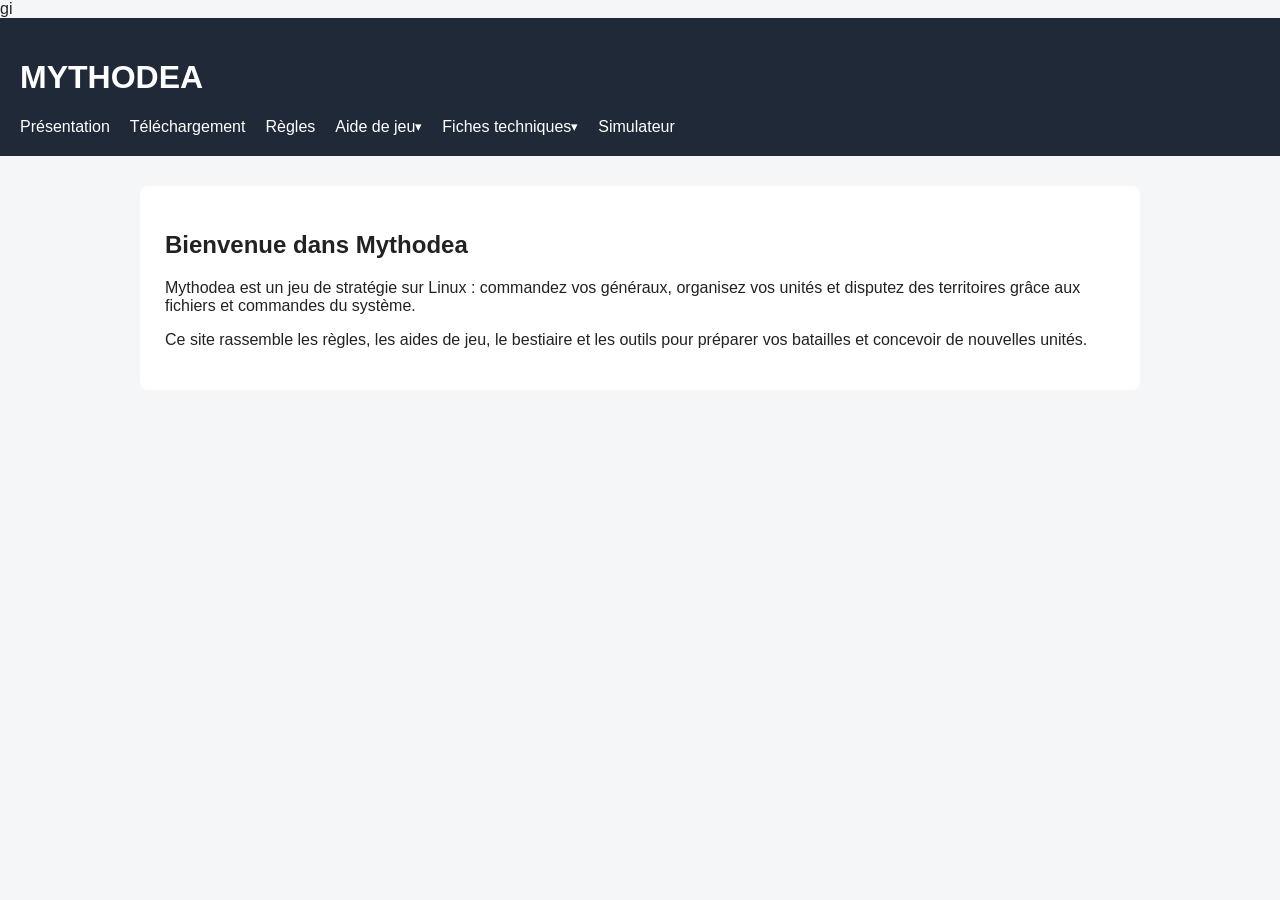
<file: .dev/simulator-work/index.html>
<!DOCTYPE html>
<html lang="fr">

<head>
    <meta charset="UTF-8">
    <meta name="viewport" content="width=device-width, initial-scale=1.0">
    <title>Mythodea</title>
    <link rel="stylesheet" href="css/style.css">
    <script src="js/main.js" defer></script>

<style id="mythodea-help-nav">
nav .help-menu{display:inline-flex;position:relative;align-items:center;vertical-align:baseline;font:inherit;line-height:inherit}
nav .help-menu>summary{display:inline-flex;align-items:center;cursor:pointer;padding:0;list-style:none;user-select:none;font:inherit;line-height:inherit;color:inherit}
nav .help-menu>summary::-webkit-details-marker{display:none}
nav .help-menu>summary::after{content:" ▾";font-size:.8em}
nav .help-menu[open]>summary,nav .help-menu>summary:focus-visible{outline:2px solid #6d91bb;outline-offset:2px}
nav .help-menu .help-dropdown{position:absolute;z-index:1000;top:100%;left:0;min-width:185px;display:flex;flex-direction:column;padding:6px;background:#202938;border:1px solid #64748b;border-radius:7px;box-shadow:0 5px 15px #0003}
nav .help-dropdown a{display:block!important;white-space:nowrap;padding:9px 12px!important;color:#fff!important;text-decoration:none}
nav .help-dropdown a:hover,nav .help-dropdown a:focus-visible{background:#41526d;color:#fff!important}
@media(max-width:650px){nav .help-menu .help-dropdown{left:auto;right:0;max-width:90vw}}
</style>
</head>gi

<body>
    <header>
        <h1>MYTHODEA</h1>

        <nav aria-label="Navigation principale"><a href="index.html">Présentation</a><a href="telechargement.html">Téléchargement</a><a href="regles.html">Règles</a><details class="help-menu"><summary>Aide de jeu</summary><div class="help-dropdown"><a href="carte.html">Carte du jeu</a><a href="batiments.html">Bâtiments</a><a href="chemins.html">Chemins Linux</a><a href="bestiaire.html">Bestiaire</a><a href="etiquettes.html">Étiquettes</a><a href="quetes.html">Quêtes</a></div></details><details class="help-menu"><summary>Fiches techniques</summary><div class="help-dropdown"><a href="fiches-unites.html">Fiches des unités</a><a href="etiquettes.html">Guide des étiquettes</a></div></details><a href="simulateur.html">Simulateur</a></nav>

    </header>

    <main><section><h2>Bienvenue dans Mythodea</h2><p>Mythodea est un jeu de stratégie sur Linux : commandez vos généraux, organisez vos unités et disputez des territoires grâce aux fichiers et commandes du système.</p><p>Ce site rassemble les règles, les aides de jeu, le bestiaire et les outils pour préparer vos batailles et concevoir de nouvelles unités.</p></section></main>
</body>

</html>
</file>
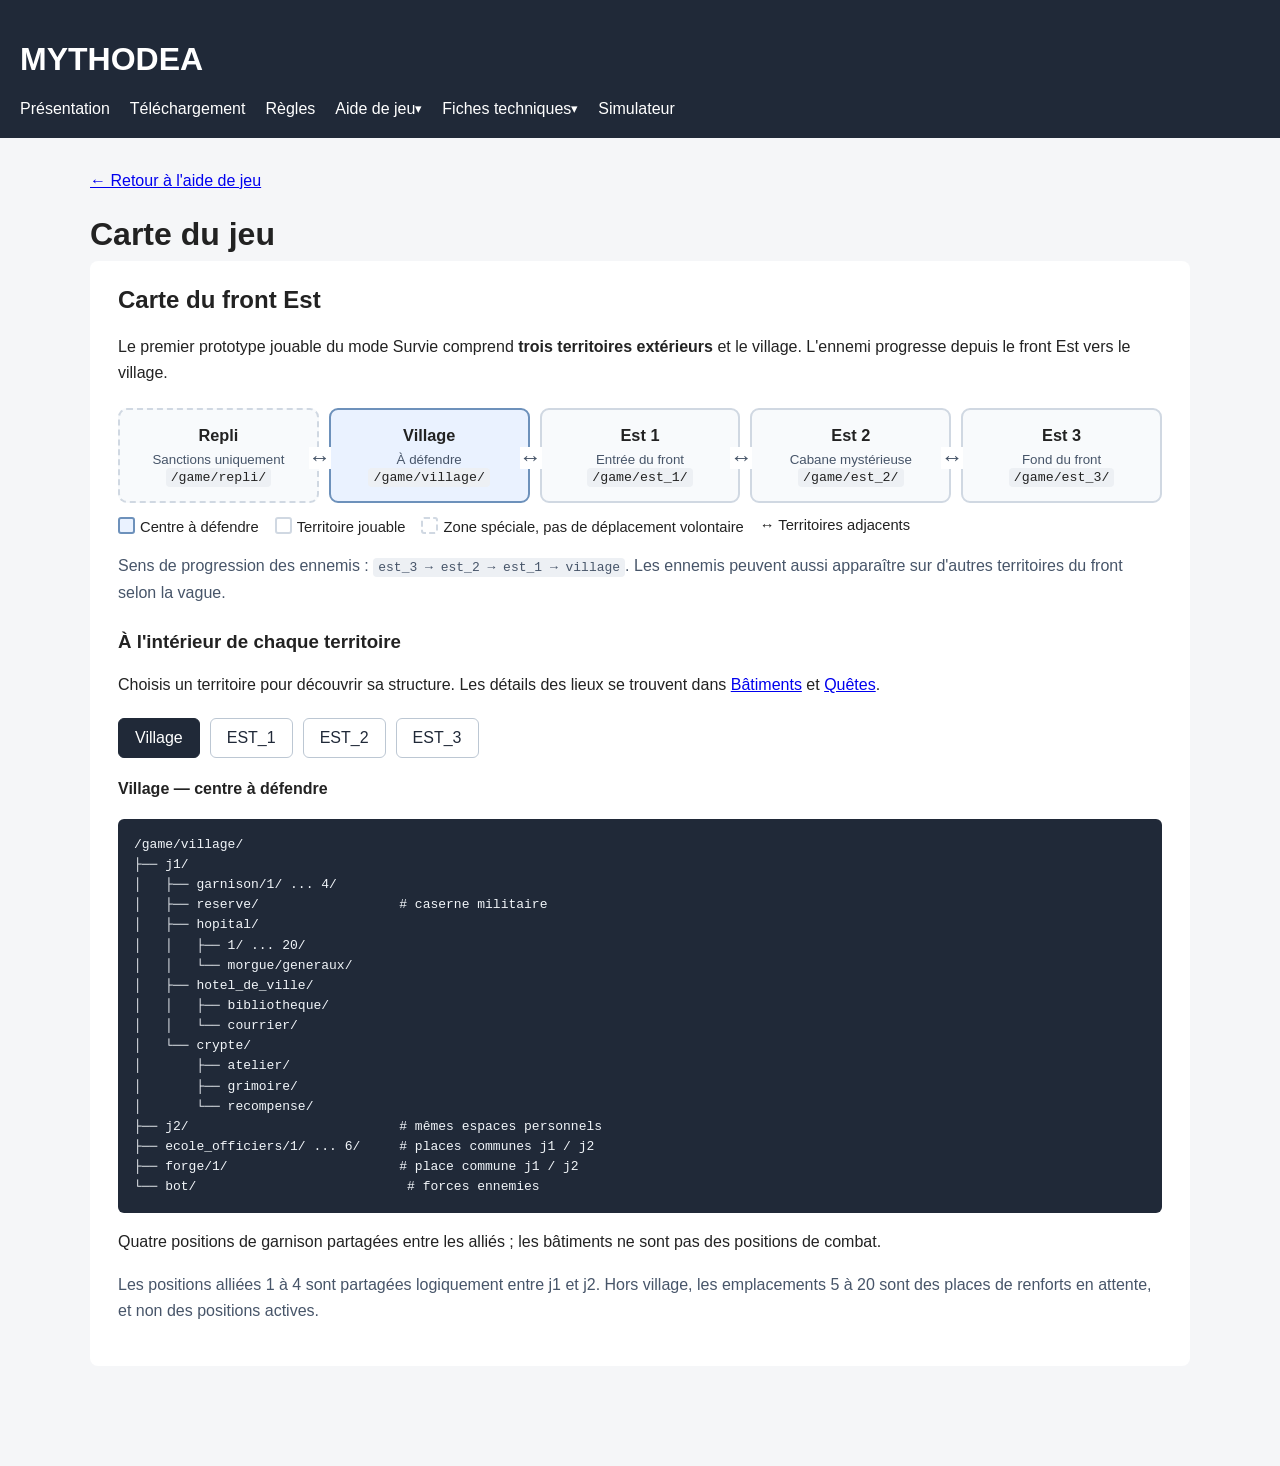
<file: .dev/simulator-work/aide.html>
<!DOCTYPE html><html lang="fr"><head><meta charset="UTF-8"><meta name="viewport" content="width=device-width, initial-scale=1"><meta http-equiv="refresh" content="0;url=carte.html"><title>Aide de jeu — Mythodea</title></head><body><p>L'aide de jeu est accessible depuis le menu déroulant. <a href="carte.html">Ouvrir la carte du jeu</a>.</p></body></html>
</file>
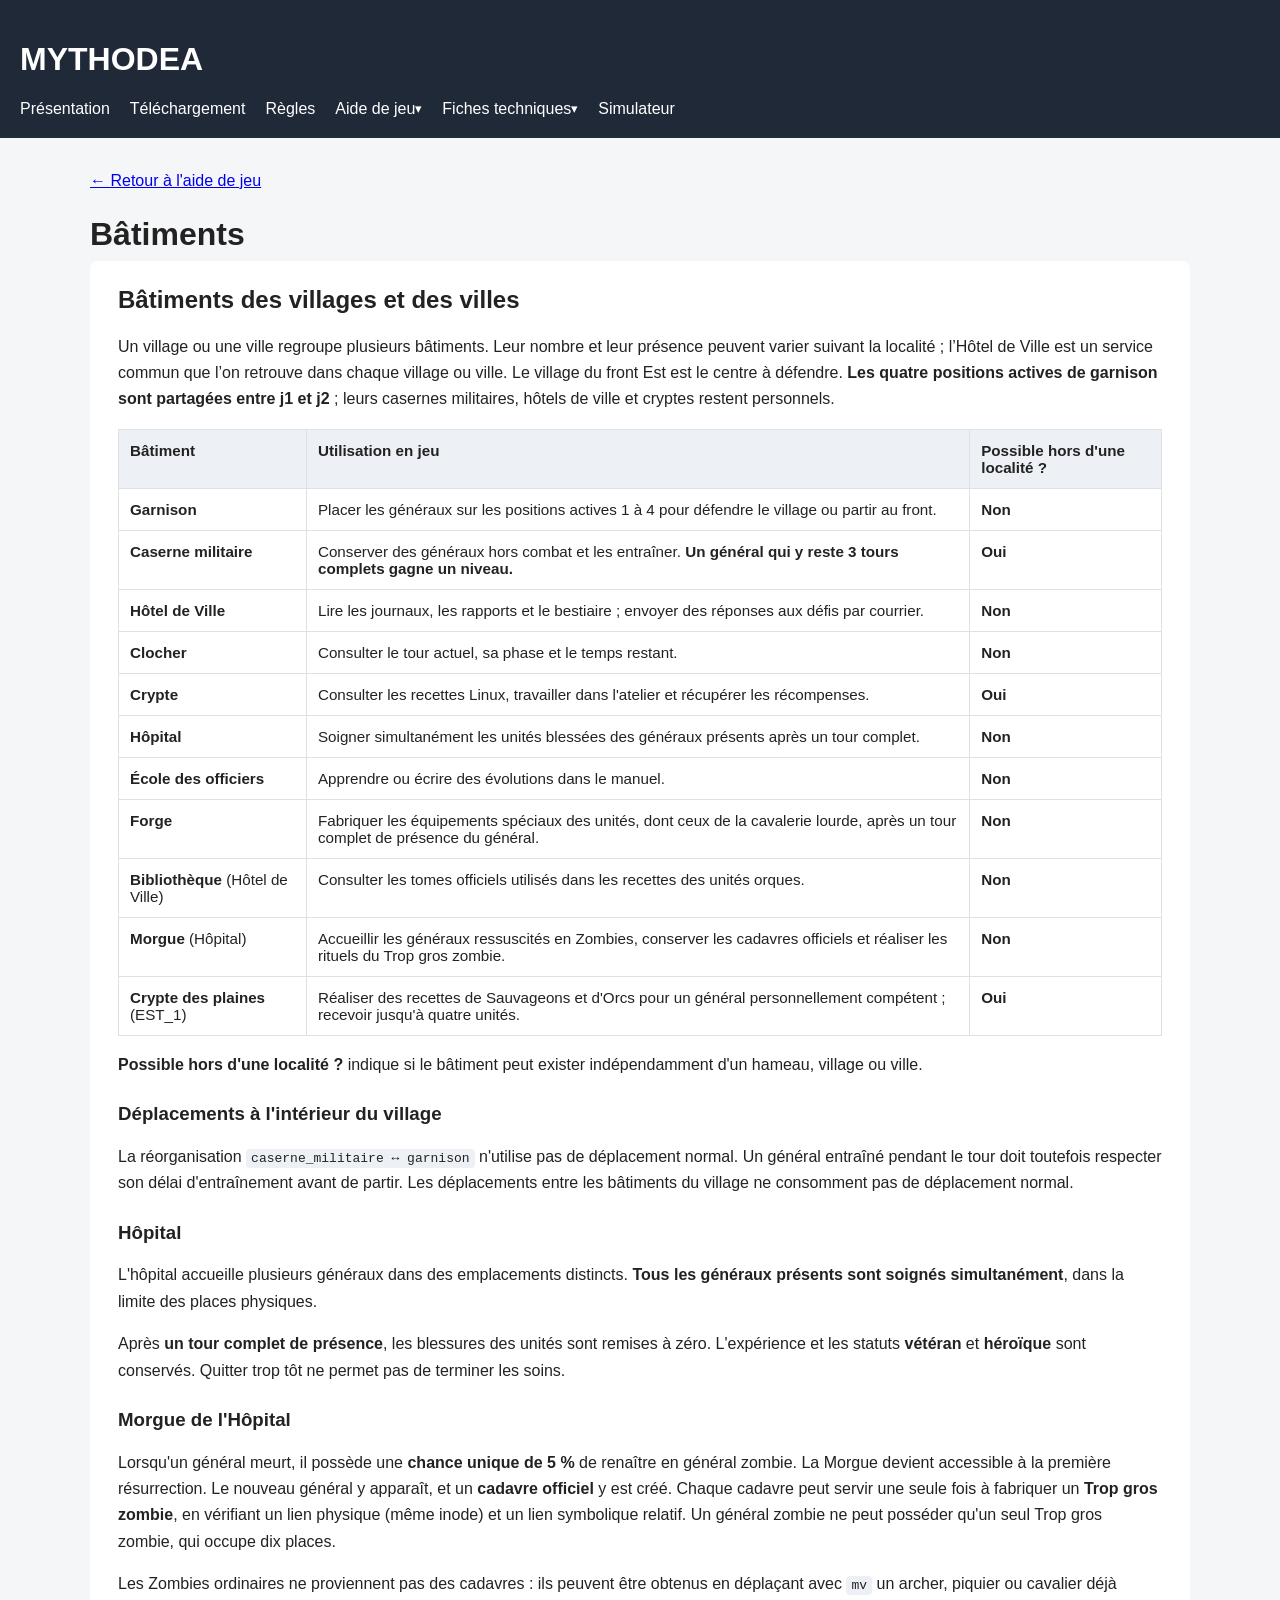
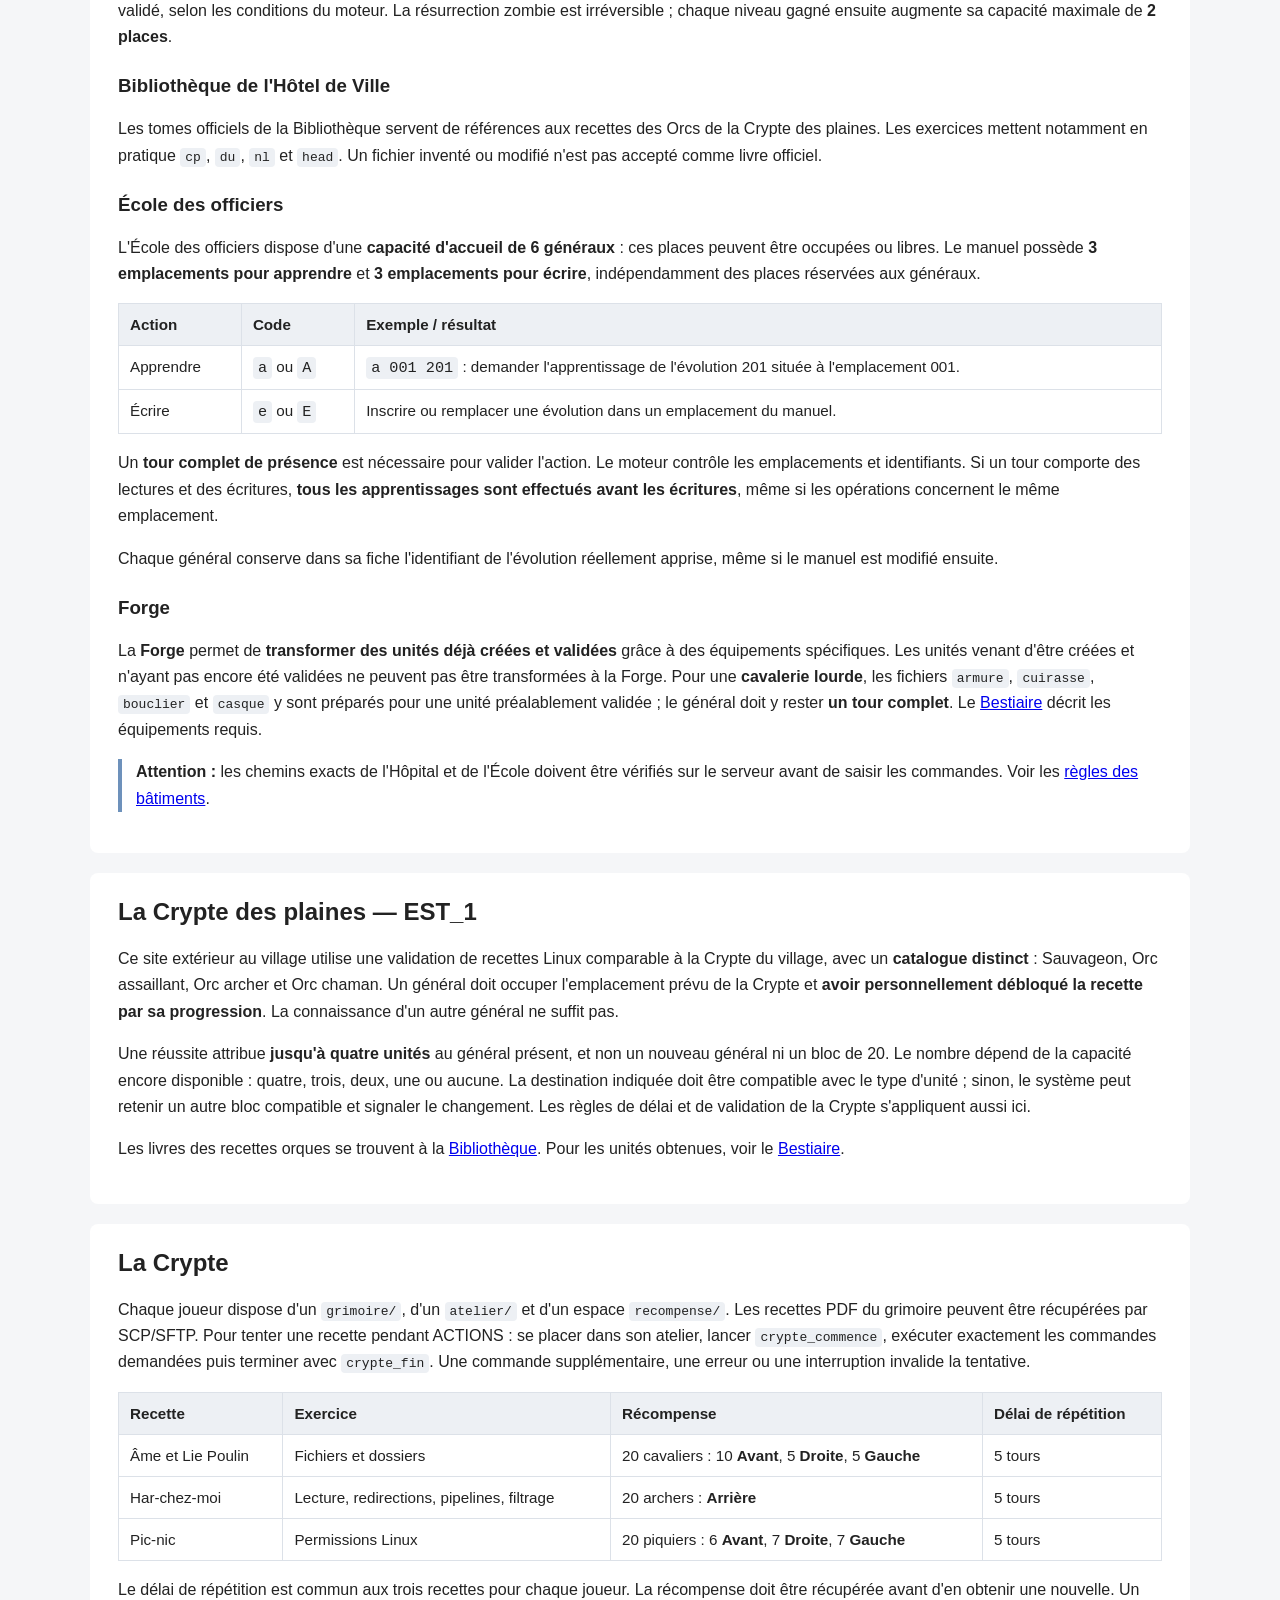
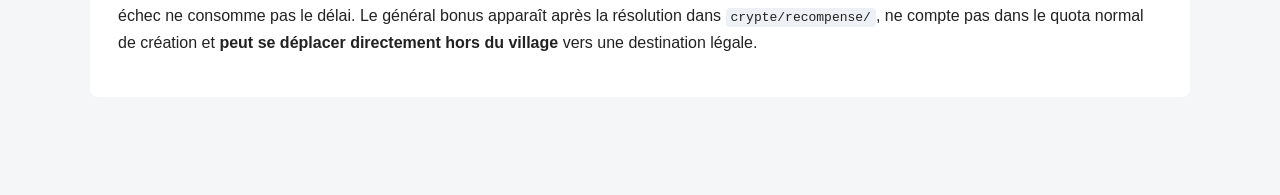
<file: .dev/simulator-work/batiments.html>
<!DOCTYPE html><html lang="fr"><head><meta charset="UTF-8"><meta name="viewport" content="width=device-width,initial-scale=1"><title>Bâtiments — Mythodea</title><link rel="stylesheet" href="css/style.css"><style>
        .help { max-width: 1100px; margin: 30px auto; padding: 0 20px 50px; }
        .help h1 { margin-bottom: 8px; }
        .help p, .help li { line-height: 1.65; }
        .help section { padding: 25px 28px; }
        .help h2 { margin-top: 0; }
        .help h3 { margin-top: 25px; }
        .help code { background: #edf0f4; border-radius: 4px; padding: 2px 5px; overflow-wrap: anywhere; }
        .help pre { background: #202938; color: #f1f5f9; border-radius: 6px; padding: 16px; overflow-x: auto; line-height: 1.55; }
        .help pre code { background: none; padding: 0; color: inherit; white-space: pre; }
        .help table { width: 100%; border-collapse: collapse; font-size: .95rem; }
        .help th, .help td { padding: 12px 11px; text-align: left; vertical-align: top; border: 1px solid #dce1e8; }
        .help th { background: #edf0f4; }
        .help .table-scroll { overflow-x: auto; }
        .subnav { display: flex; flex-wrap: wrap; gap: 10px; margin: 20px 0; }
        .subnav button { padding: 10px 16px; border: 1px solid #bcc7d3; border-radius: 6px; cursor: pointer; font: inherit; background: white; color: #202938; }
        .subnav button[aria-selected="true"] { background: #202938; color: white; border-color: #202938; }
        .subnav button:focus-visible { outline: 3px solid #7eacdf; outline-offset: 2px; }
        .help section[hidden] { display: none; }
        .map-visual { display: grid; grid-template-columns: repeat(5, minmax(130px, 1fr)); gap: 10px; margin: 22px 0 14px; }
        .map-node { border: 2px solid #d0d8e2; border-radius: 9px; background: #f8fafc; padding: 16px 10px; text-align: center; position: relative; min-width: 0; }
        .map-node:not(:last-child)::after { content: "↔"; position: absolute; right: -14px; top: 40%; z-index: 1; font-size: 22px; font-weight: bold; color: #465467; background: white; line-height: 1; }
        .map-node strong { display: block; font-size: 1.02rem; }
        .map-node small { display: block; margin-top: 7px; color: #475569; }
        .map-node code { font-size: .83rem; }
        .map-node.village { border-color: #6d91bb; background: #eaf2ff; }
        .map-node.special { border-style: dashed; }
        .map-legend { display: flex; flex-wrap: wrap; gap: 16px; font-size: .92rem; margin-bottom: 18px; }
        .legend-swatch { display: inline-block; width: 13px; height: 13px; margin-right: 5px; border: 2px solid #d0d8e2; border-radius: 3px; vertical-align: -2px; }
        .legend-swatch.village { border-color: #6d91bb; background: #eaf2ff; }
        .legend-swatch.special { border-style: dashed; }
        .muted { color: #475569; }
        .quick { border-left: 4px solid #6d91bb; padding-left: 14px; }
        @media (max-width: 800px) { .map-visual { display: flex; flex-direction: column; gap: 12px; } .map-node:not(:last-child)::after { content: "↕"; bottom: -20px; top: auto; right: calc(50% - 9px); } }
        @media (max-width: 650px) { .help { padding: 0 12px 35px; } .help section { padding: 17px; } }
    </style>
<style id="mythodea-help-nav">
nav .help-menu{display:inline-flex;position:relative;align-items:center;vertical-align:baseline;font:inherit;line-height:inherit}
nav .help-menu>summary{display:inline-flex;align-items:center;cursor:pointer;padding:0;list-style:none;user-select:none;font:inherit;line-height:inherit;color:inherit}
nav .help-menu>summary::-webkit-details-marker{display:none}
nav .help-menu>summary::after{content:" ▾";font-size:.8em}
nav .help-menu[open]>summary,nav .help-menu>summary:focus-visible{outline:2px solid #6d91bb;outline-offset:2px}
nav .help-menu .help-dropdown{position:absolute;z-index:1000;top:100%;left:0;min-width:185px;display:flex;flex-direction:column;padding:6px;background:#202938;border:1px solid #64748b;border-radius:7px;box-shadow:0 5px 15px #0003}
nav .help-dropdown a{display:block!important;white-space:nowrap;padding:9px 12px!important;color:#fff!important;text-decoration:none}
nav .help-dropdown a:hover,nav .help-dropdown a:focus-visible{background:#41526d;color:#fff!important}
@media(max-width:650px){nav .help-menu .help-dropdown{left:auto;right:0;max-width:90vw}}
</style>
<script src="js/main.js" defer></script></head><body><header><h1>MYTHODEA</h1><nav aria-label="Navigation principale"><a href="index.html">Présentation</a><a href="telechargement.html">Téléchargement</a><a href="regles.html">Règles</a><details class="help-menu"><summary>Aide de jeu</summary><div class="help-dropdown"><a href="carte.html">Carte du jeu</a><a href="batiments.html">Bâtiments</a><a href="chemins.html">Chemins Linux</a><a href="bestiaire.html">Bestiaire</a><a href="etiquettes.html">Étiquettes</a><a href="quetes.html">Quêtes</a></div></details><details class="help-menu"><summary>Fiches techniques</summary><div class="help-dropdown"><a href="fiches-unites.html">Fiches des unités</a><a href="etiquettes.html">Guide des étiquettes</a></div></details><a href="simulateur.html">Simulateur</a></nav></header><main class="help"><p><a href="aide.html">← Retour à l'aide de jeu</a></p><h1>Bâtiments</h1><section id="village">
            <h2>Bâtiments des villages et des villes</h2>
            <p>Un village ou une ville regroupe plusieurs bâtiments. Leur nombre et leur présence peuvent varier suivant la localité ; l’Hôtel de Ville est un service commun que l’on retrouve dans chaque village ou ville. Le village du front Est est le centre à défendre. <strong>Les quatre positions actives de garnison sont partagées entre j1 et j2</strong> ; leurs casernes militaires, hôtels de ville et cryptes restent personnels.</p>
            <div class="table-scroll"><table>
                <thead><tr><th>Bâtiment</th><th>Utilisation en jeu</th><th>Possible hors d'une localité ?</th></tr></thead>
                <tbody>
                    <tr><td><strong>Garnison</strong></td><td>Placer les généraux sur les positions actives 1 à 4 pour défendre le village ou partir au front.</td><td><strong>Non</strong></td></tr>
                    <tr><td><strong>Caserne militaire</strong></td><td>Conserver des généraux hors combat et les entraîner. <strong>Un général qui y reste 3 tours complets gagne un niveau.</strong></td><td><strong>Oui</strong></td></tr>
                    <tr><td><strong>Hôtel de Ville</strong></td><td>Lire les journaux, les rapports et le bestiaire ; envoyer des réponses aux défis par courrier.</td><td><strong>Non</strong></td></tr>
                    <tr><td><strong>Clocher</strong></td><td>Consulter le tour actuel, sa phase et le temps restant.</td><td><strong>Non</strong></td></tr>
                    <tr><td><strong>Crypte</strong></td><td>Consulter les recettes Linux, travailler dans l'atelier et récupérer les récompenses.</td><td><strong>Oui</strong></td></tr>
                    <tr><td><strong>Hôpital</strong></td><td>Soigner simultanément les unités blessées des généraux présents après un tour complet.</td><td><strong>Non</strong></td></tr>
                    <tr><td><strong>École des officiers</strong></td><td>Apprendre ou écrire des évolutions dans le manuel.</td><td><strong>Non</strong></td></tr>
                    <tr><td><strong>Forge</strong></td><td>Fabriquer les équipements spéciaux des unités, dont ceux de la cavalerie lourde, après un tour complet de présence du général.</td><td><strong>Non</strong></td></tr>
                    <tr><td><strong>Bibliothèque</strong> (Hôtel de Ville)</td><td>Consulter les tomes officiels utilisés dans les recettes des unités orques.</td><td><strong>Non</strong></td></tr>
                    <tr><td><strong>Morgue</strong> (Hôpital)</td><td>Accueillir les généraux ressuscités en Zombies, conserver les cadavres officiels et réaliser les rituels du Trop gros zombie.</td><td><strong>Non</strong></td></tr>
                    <tr><td><strong>Crypte des plaines</strong> (EST_1)</td><td>Réaliser des recettes de Sauvageons et d'Orcs pour un général personnellement compétent ; recevoir jusqu'à quatre unités.</td><td><strong>Oui</strong></td></tr>
                </tbody>
            </table></div>
            <p><strong>Possible hors d'une localité ?</strong> indique si le bâtiment peut exister indépendamment d'un hameau, village ou ville.</p>
            <h3>Déplacements à l'intérieur du village</h3>
            <p>La réorganisation <code>caserne_militaire ↔ garnison</code> n'utilise pas de déplacement normal. Un général entraîné pendant le tour doit toutefois respecter son délai d'entraînement avant de partir. Les déplacements entre les bâtiments du village ne consomment pas de déplacement normal.</p>
            <h3>Hôpital</h3>
            <p>L'hôpital accueille plusieurs généraux dans des emplacements distincts. <strong>Tous les généraux présents sont soignés simultanément</strong>, dans la limite des places physiques.</p>
            <p>Après <strong>un tour complet de présence</strong>, les blessures des unités sont remises à zéro. L'expérience et les statuts <strong>vétéran</strong> et <strong>héroïque</strong> sont conservés. Quitter trop tôt ne permet pas de terminer les soins.</p>
            <h3 id="morgue">Morgue de l'Hôpital</h3>
            <p>Lorsqu'un général meurt, il possède une <strong>chance unique de 5 %</strong> de renaître en général zombie. La Morgue devient accessible à la première résurrection. Le nouveau général y apparaît, et un <strong>cadavre officiel</strong> y est créé. Chaque cadavre peut servir une seule fois à fabriquer un <strong>Trop gros zombie</strong>, en vérifiant un lien physique (même inode) et un lien symbolique relatif. Un général zombie ne peut posséder qu'un seul Trop gros zombie, qui occupe dix places.</p>
            <p>Les Zombies ordinaires ne proviennent pas des cadavres : ils peuvent être obtenus en déplaçant avec <code>mv</code> un archer, piquier ou cavalier déjà validé, selon les conditions du moteur. La résurrection zombie est irréversible ; chaque niveau gagné ensuite augmente sa capacité maximale de <strong>2 places</strong>.</p>
            <h3 id="bibliotheque">Bibliothèque de l'Hôtel de Ville</h3>
            <p>Les tomes officiels de la Bibliothèque servent de références aux recettes des Orcs de la Crypte des plaines. Les exercices mettent notamment en pratique <code>cp</code>, <code>du</code>, <code>nl</code> et <code>head</code>. Un fichier inventé ou modifié n'est pas accepté comme livre officiel.</p>
            <h3>École des officiers</h3>
            <p>L'École des officiers dispose d'une <strong>capacité d'accueil de 6 généraux</strong> : ces places peuvent être occupées ou libres. Le manuel possède <strong>3 emplacements pour apprendre</strong> et <strong>3 emplacements pour écrire</strong>, indépendamment des places réservées aux généraux.</p>
            <div class="table-scroll"><table>
                <thead><tr><th>Action</th><th>Code</th><th>Exemple / résultat</th></tr></thead>
                <tbody>
                    <tr><td>Apprendre</td><td><code>a</code> ou <code>A</code></td><td><code>a 001 201</code> : demander l'apprentissage de l'évolution 201 située à l'emplacement 001.</td></tr>
                    <tr><td>Écrire</td><td><code>e</code> ou <code>E</code></td><td>Inscrire ou remplacer une évolution dans un emplacement du manuel.</td></tr>
                </tbody>
            </table></div>
            <p>Un <strong>tour complet de présence</strong> est nécessaire pour valider l'action. Le moteur contrôle les emplacements et identifiants. Si un tour comporte des lectures et des écritures, <strong>tous les apprentissages sont effectués avant les écritures</strong>, même si les opérations concernent le même emplacement.</p>
            <p>Chaque général conserve dans sa fiche l'identifiant de l'évolution réellement apprise, même si le manuel est modifié ensuite.</p>
            <h3>Forge</h3>
            <p>La <strong>Forge</strong> permet de <strong>transformer des unités déjà créées et validées</strong> grâce à des équipements spécifiques. Les unités venant d'être créées et n'ayant pas encore été validées ne peuvent pas être transformées à la Forge. Pour une <strong>cavalerie lourde</strong>, les fichiers <code>armure</code>, <code>cuirasse</code>, <code>bouclier</code> et <code>casque</code> y sont préparés pour une unité préalablement validée ; le général doit y rester <strong>un tour complet</strong>. Le <a href="bestiaire.html#unites">Bestiaire</a> décrit les équipements requis.</p>
            <p class="quick"><strong>Attention :</strong> les chemins exacts de l'Hôpital et de l'École doivent être vérifiés sur le serveur avant de saisir les commandes. Voir les <a href="regles.html#village">règles des bâtiments</a>.</p>
        </section>
<section id="crypte-plaines"><h2>La Crypte des plaines — EST_1</h2>
<p>Ce site extérieur au village utilise une validation de recettes Linux comparable à la Crypte du village, avec un <strong>catalogue distinct</strong> : Sauvageon, Orc assaillant, Orc archer et Orc chaman. Un général doit occuper l'emplacement prévu de la Crypte et <strong>avoir personnellement débloqué la recette par sa progression</strong>. La connaissance d'un autre général ne suffit pas.</p>
<p>Une réussite attribue <strong>jusqu'à quatre unités</strong> au général présent, et non un nouveau général ni un bloc de 20. Le nombre dépend de la capacité encore disponible : quatre, trois, deux, une ou aucune. La destination indiquée doit être compatible avec le type d'unité ; sinon, le système peut retenir un autre bloc compatible et signaler le changement. Les règles de délai et de validation de la Crypte s'appliquent aussi ici.</p>
<p>Les livres des recettes orques se trouvent à la <a href="#bibliotheque">Bibliothèque</a>. Pour les unités obtenues, voir le <a href="bestiaire.html#unites">Bestiaire</a>.</p>
</section>
<section id="crypte"><h2>La Crypte</h2><p>Chaque joueur dispose d'un <code>grimoire/</code>, d'un <code>atelier/</code> et d'un espace <code>recompense/</code>. Les recettes PDF du grimoire peuvent être récupérées par SCP/SFTP. Pour tenter une recette pendant ACTIONS : se placer dans son atelier, lancer <code>crypte_commence</code>, exécuter exactement les commandes demandées puis terminer avec <code>crypte_fin</code>. Une commande supplémentaire, une erreur ou une interruption invalide la tentative.</p>
<div class="scroll"><table><thead><tr><th>Recette</th><th>Exercice</th><th>Récompense</th><th>Délai de répétition</th></tr></thead><tbody>
<tr><td>Âme et Lie Poulin</td><td>Fichiers et dossiers</td><td>20 cavaliers : 10 <strong>Avant</strong>, 5 <strong>Droite</strong>, 5 <strong>Gauche</strong></td><td>5 tours</td></tr>
<tr><td>Har-chez-moi</td><td>Lecture, redirections, pipelines, filtrage</td><td>20 archers : <strong>Arrière</strong></td><td>5 tours</td></tr>
<tr><td>Pic-nic</td><td>Permissions Linux</td><td>20 piquiers : 6 <strong>Avant</strong>, 7 <strong>Droite</strong>, 7 <strong>Gauche</strong></td><td>5 tours</td></tr></tbody></table></div>
<p>Le délai de répétition est commun aux trois recettes pour chaque joueur. La récompense doit être récupérée avant d'en obtenir une nouvelle. Un échec ne consomme pas le délai. Le général bonus apparaît après la résolution dans <code>crypte/recompense/</code>, ne compte pas dans le quota normal de création et <strong>peut se déplacer directement hors du village</strong> vers une destination légale.</p></section>
</main></body></html>
</file>
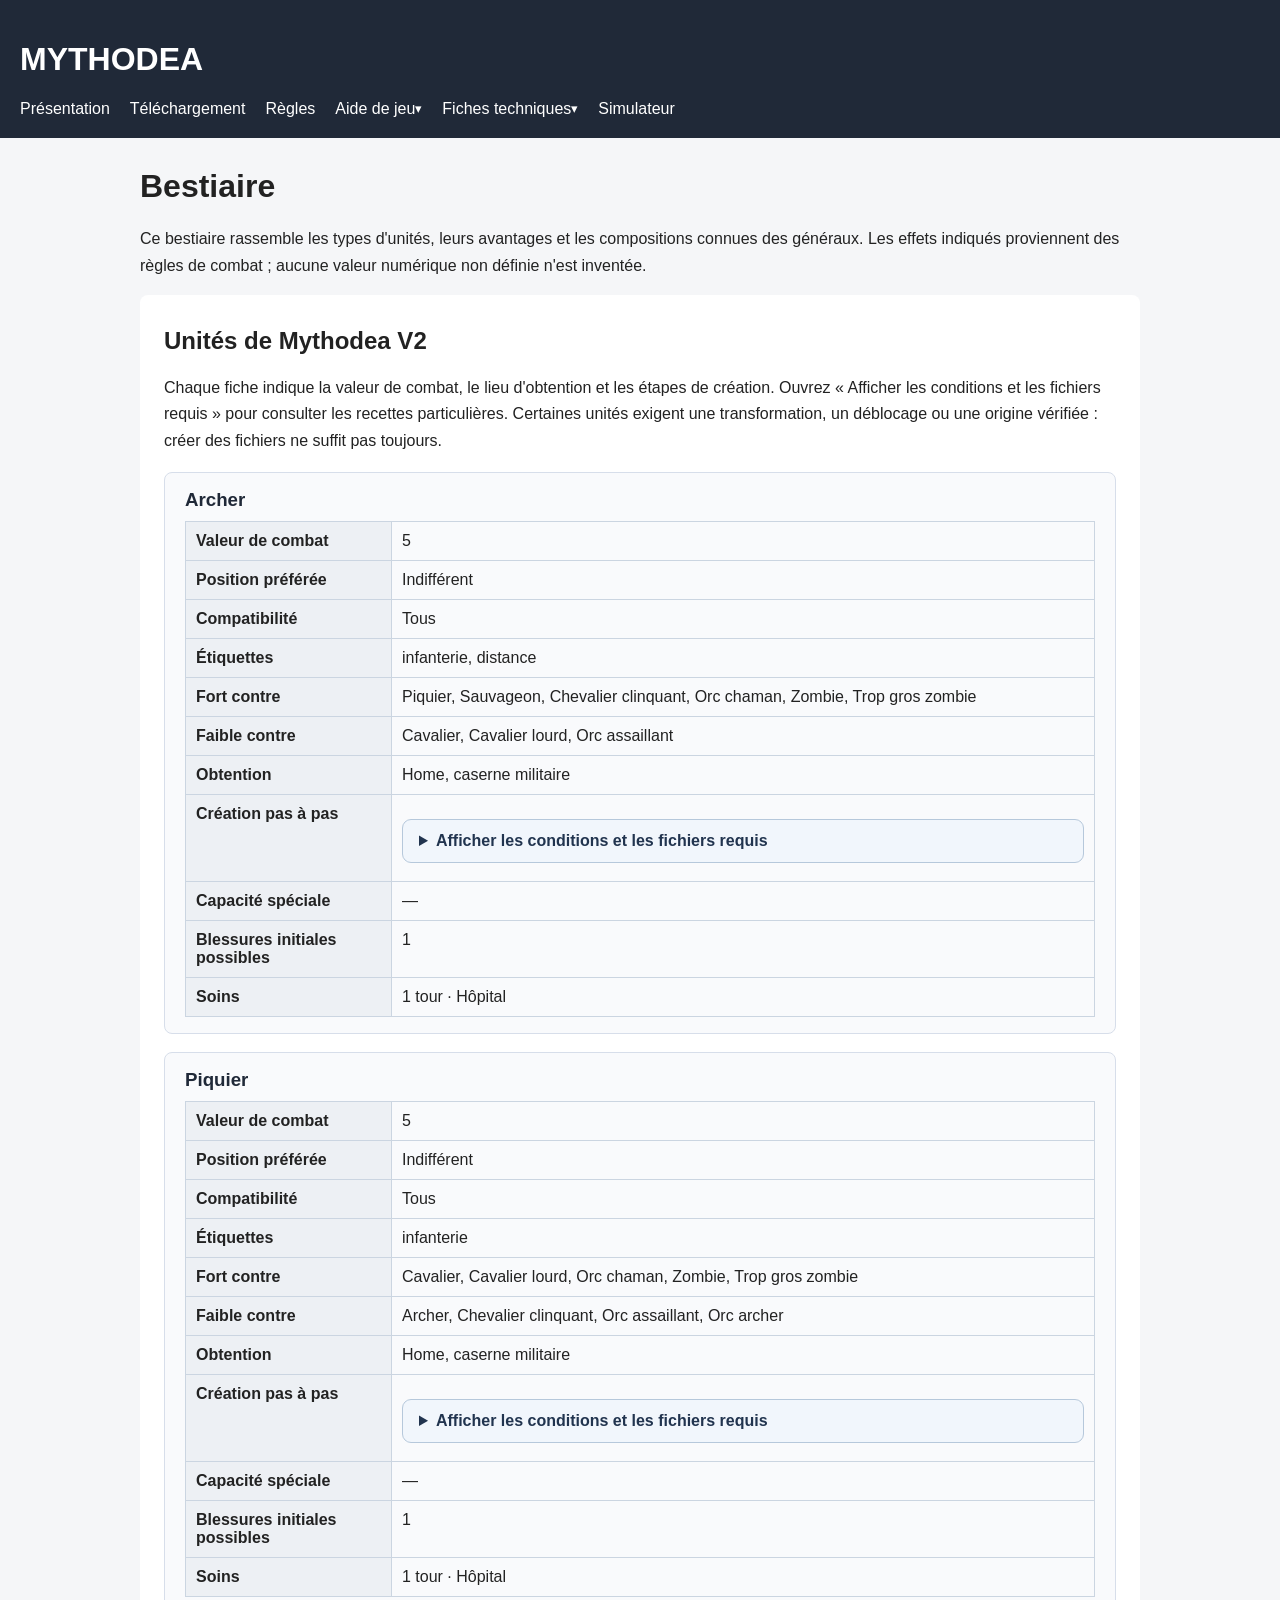
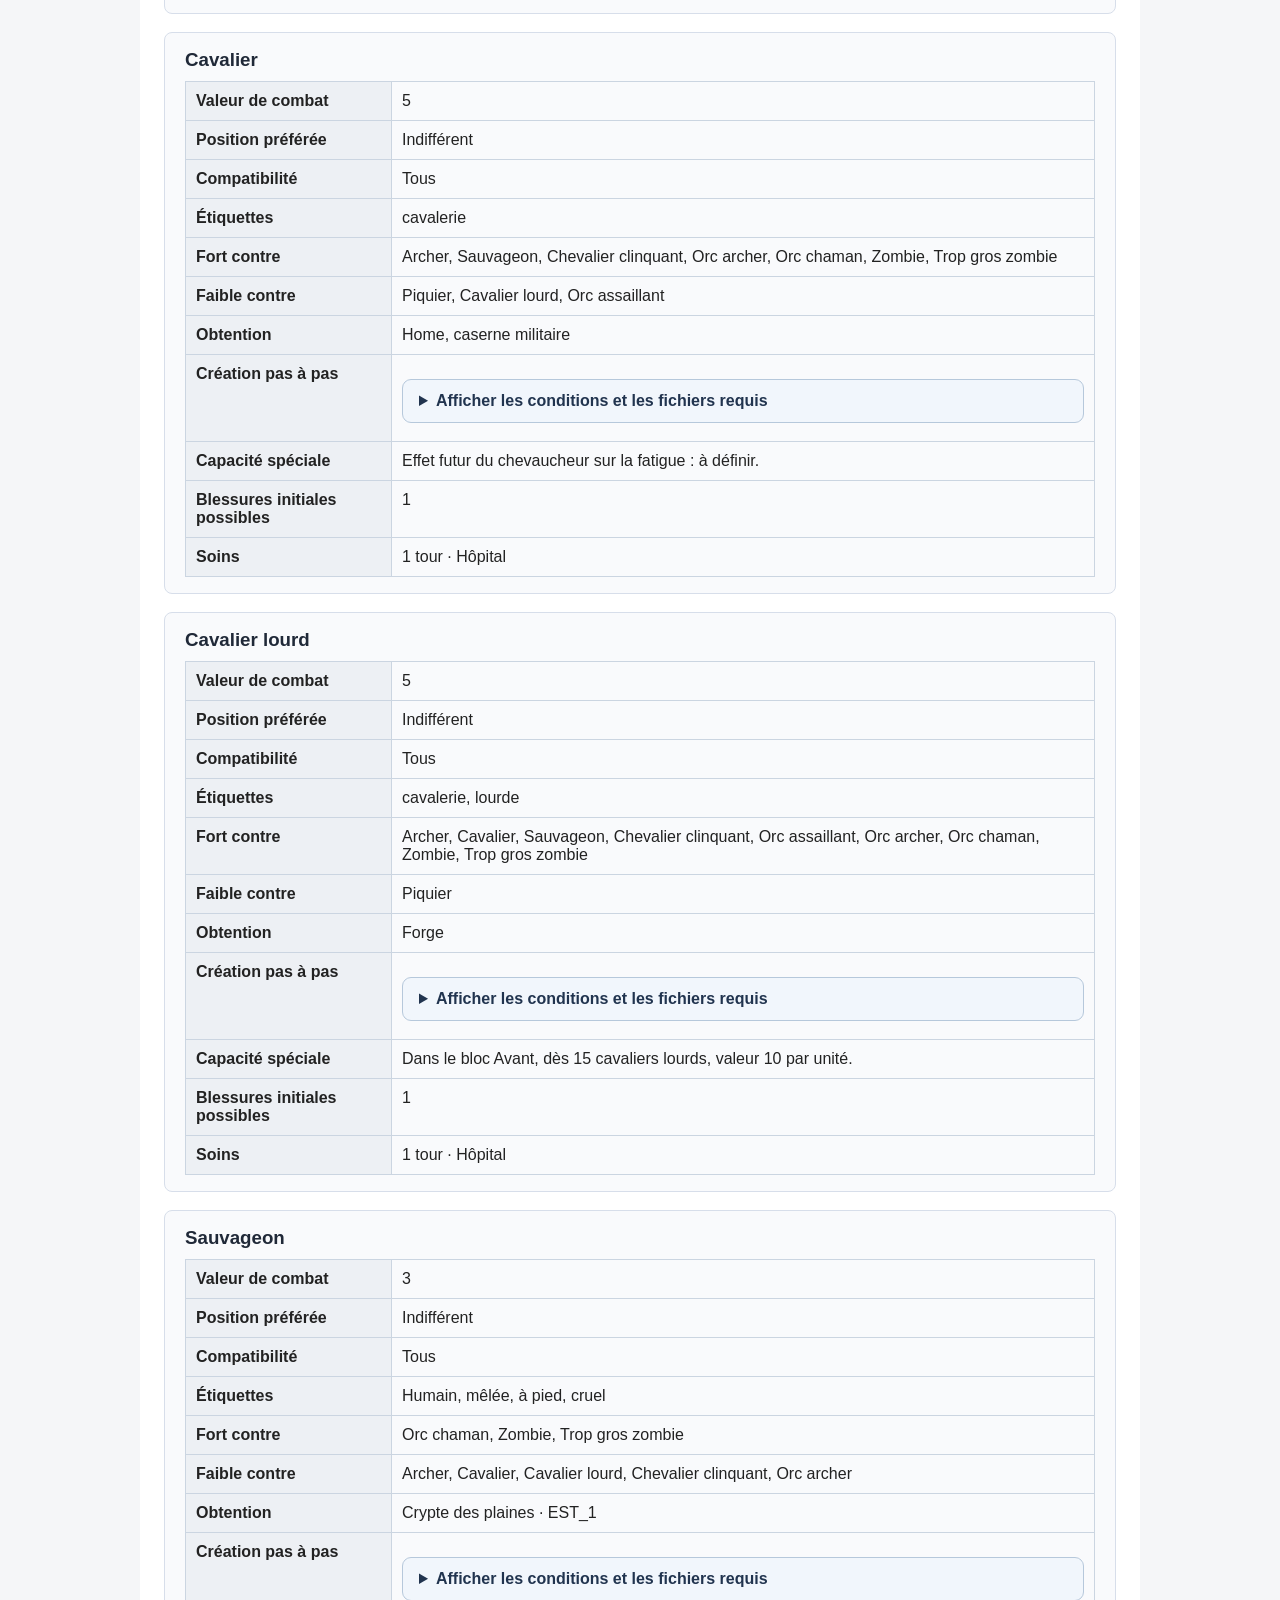
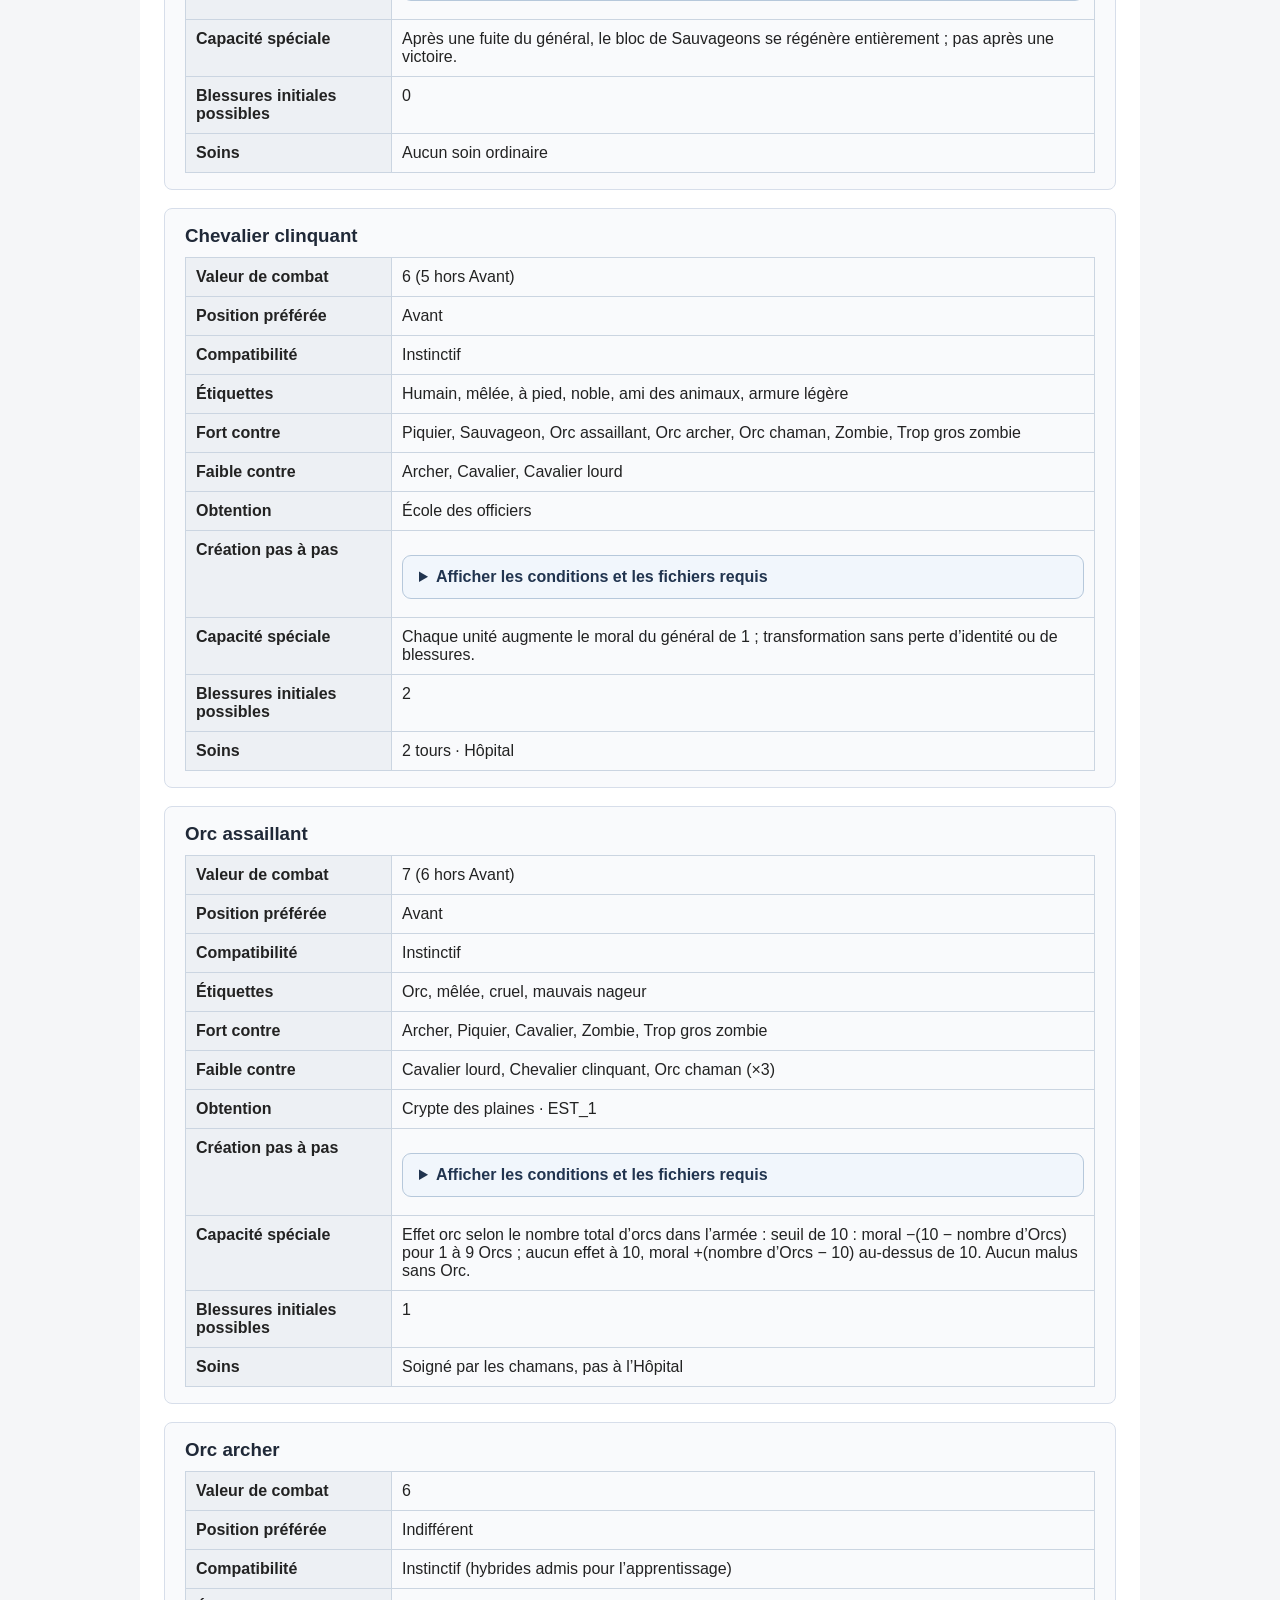
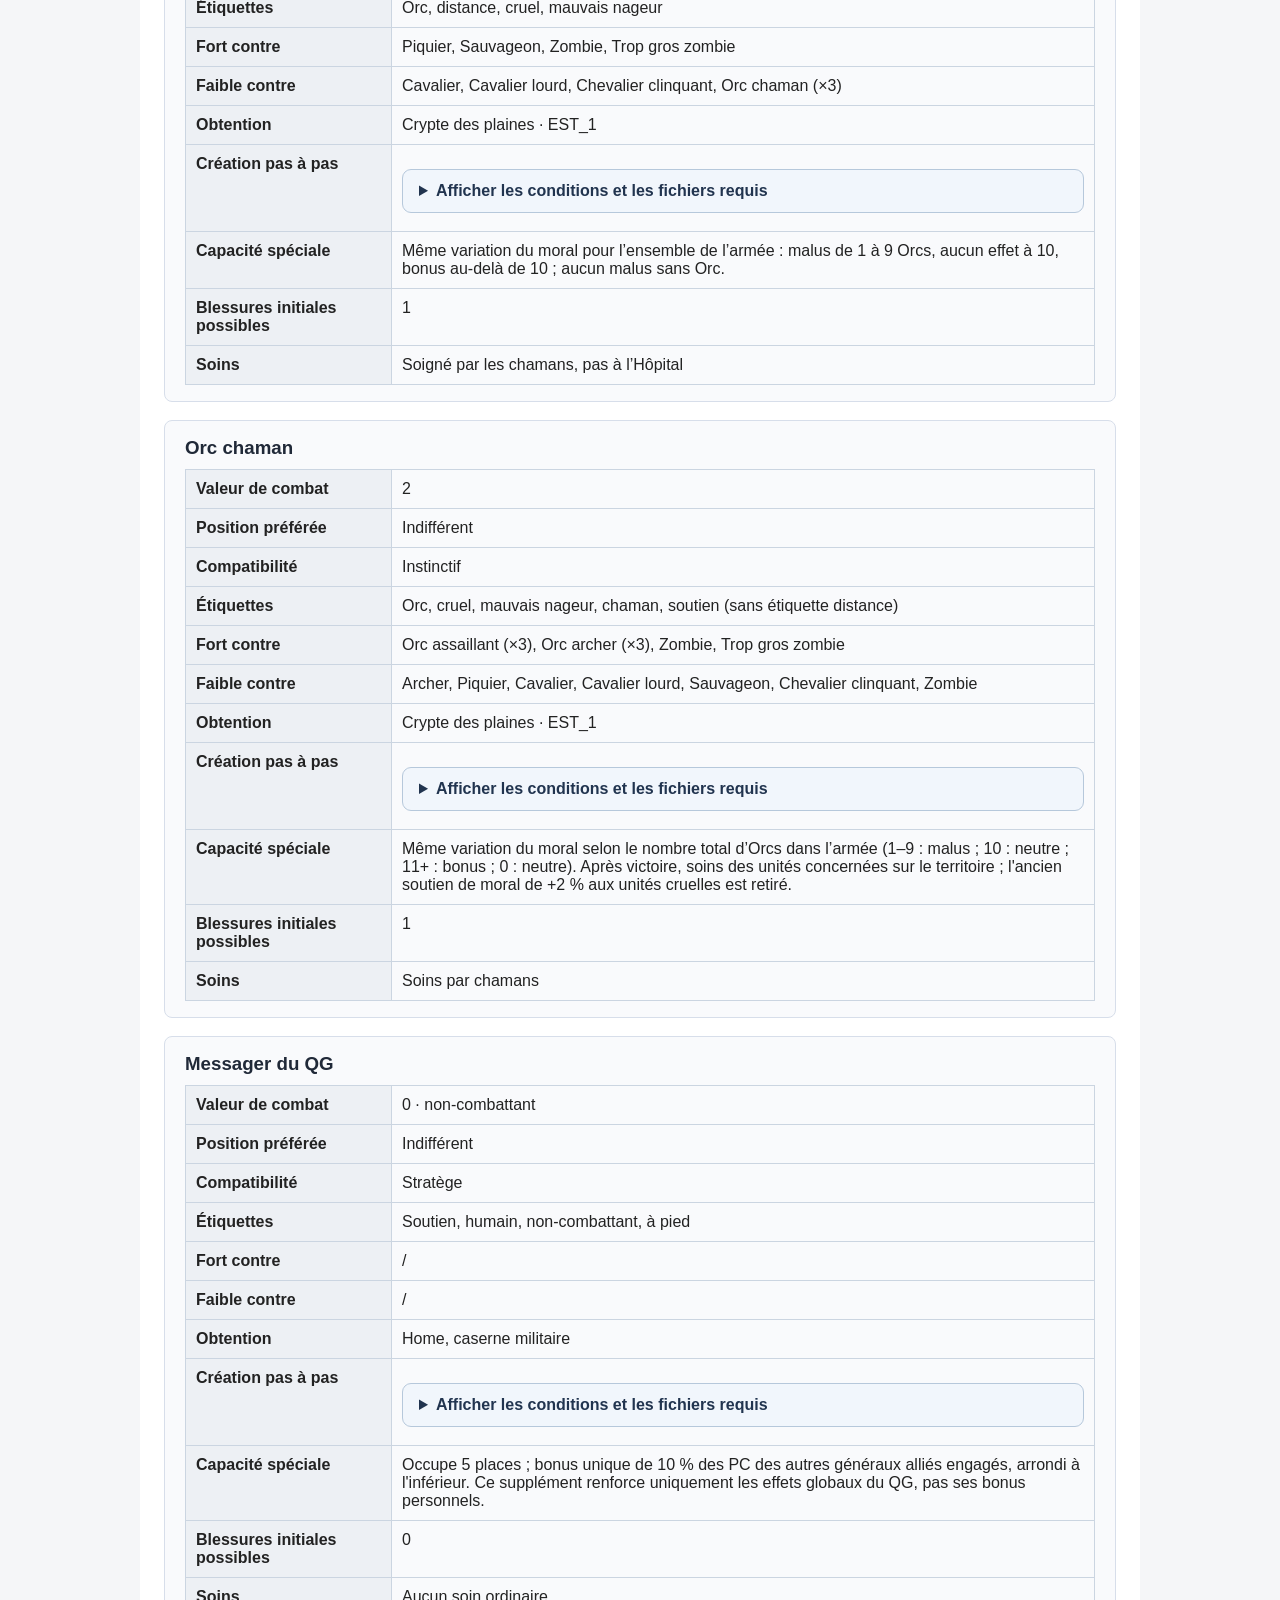
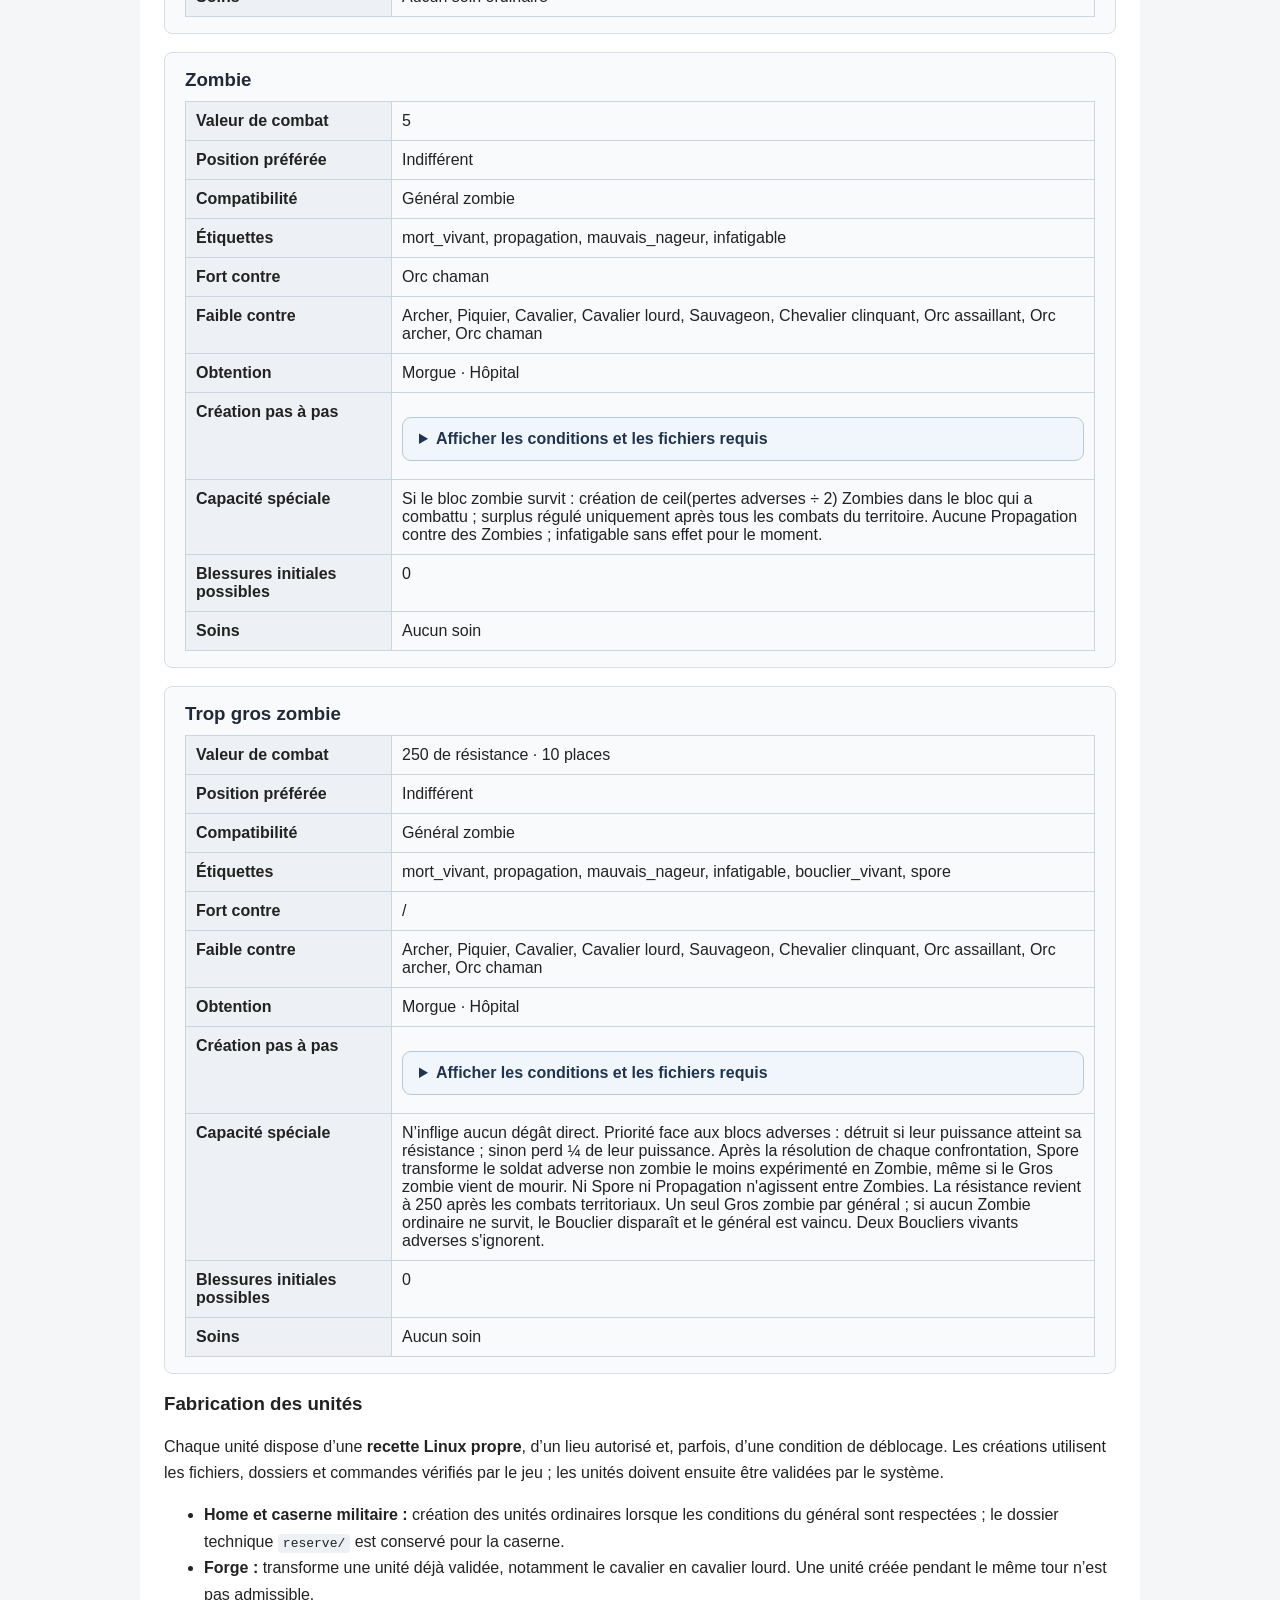
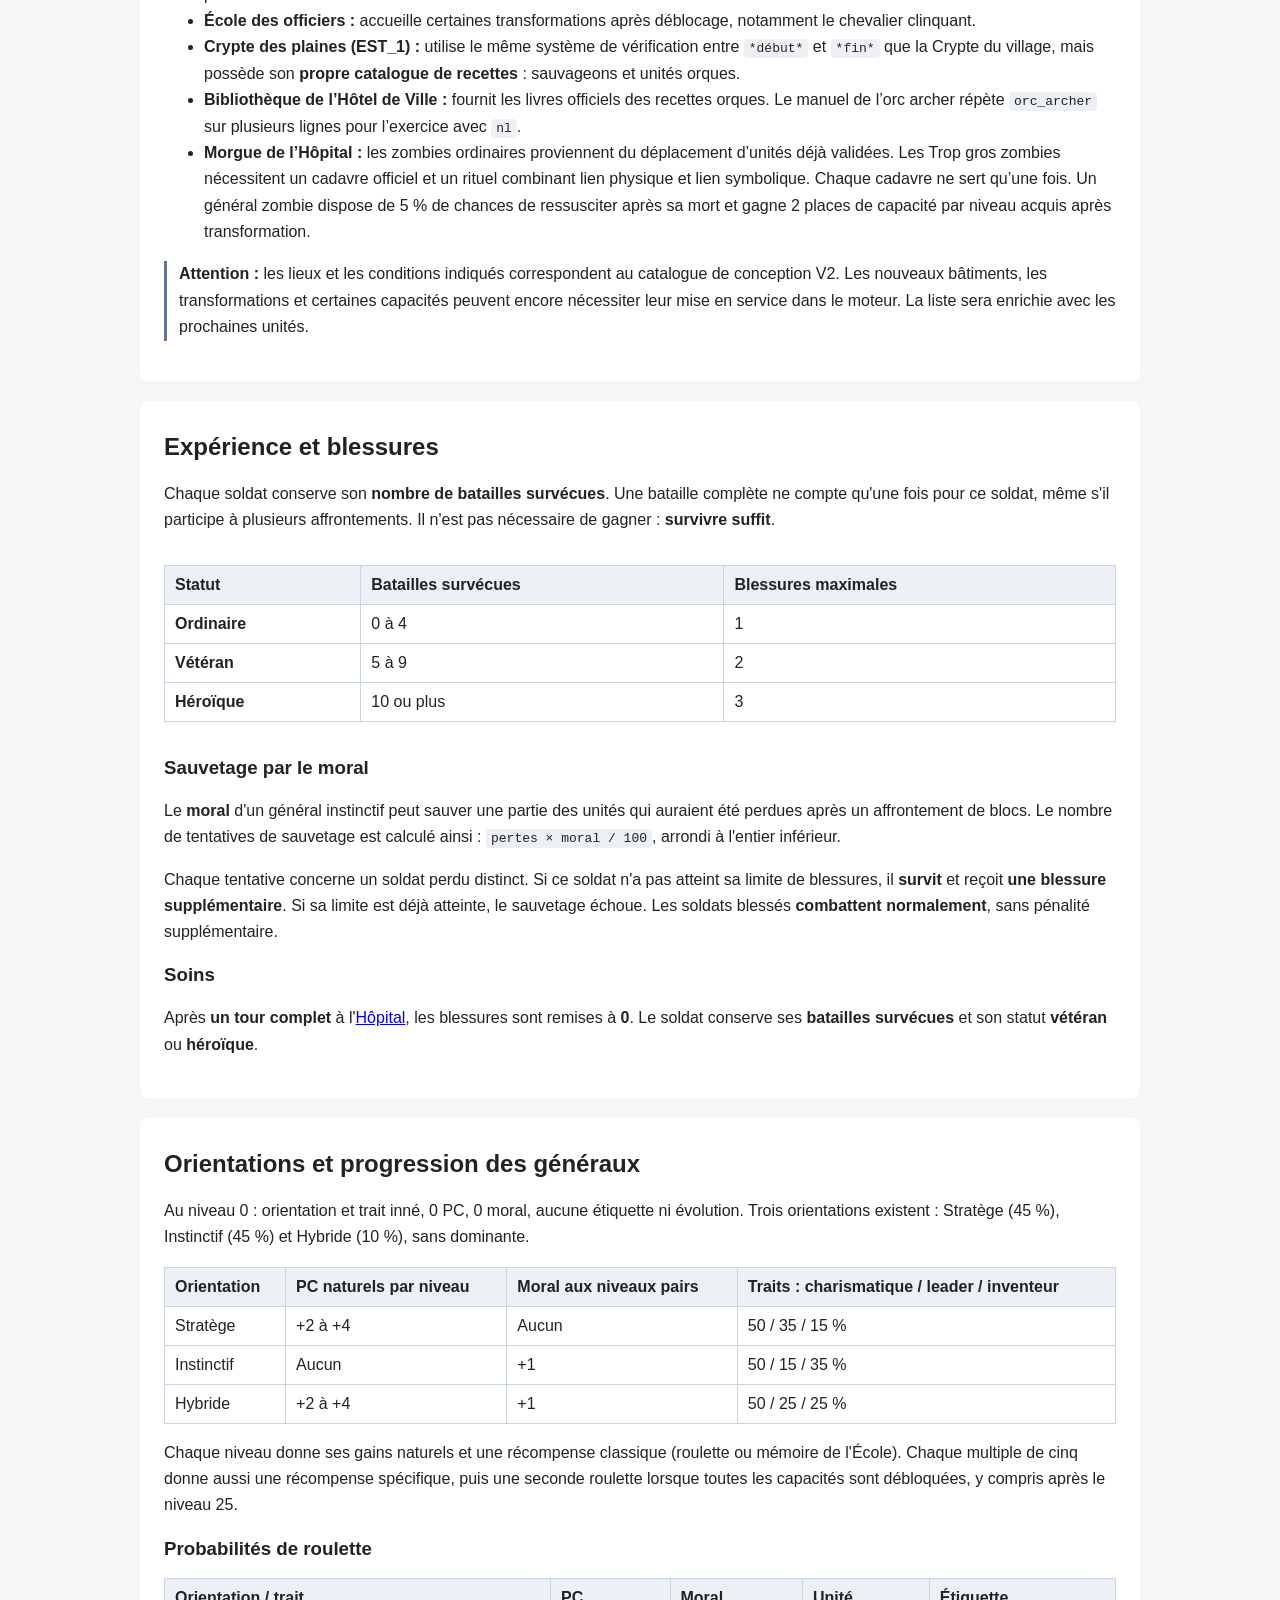
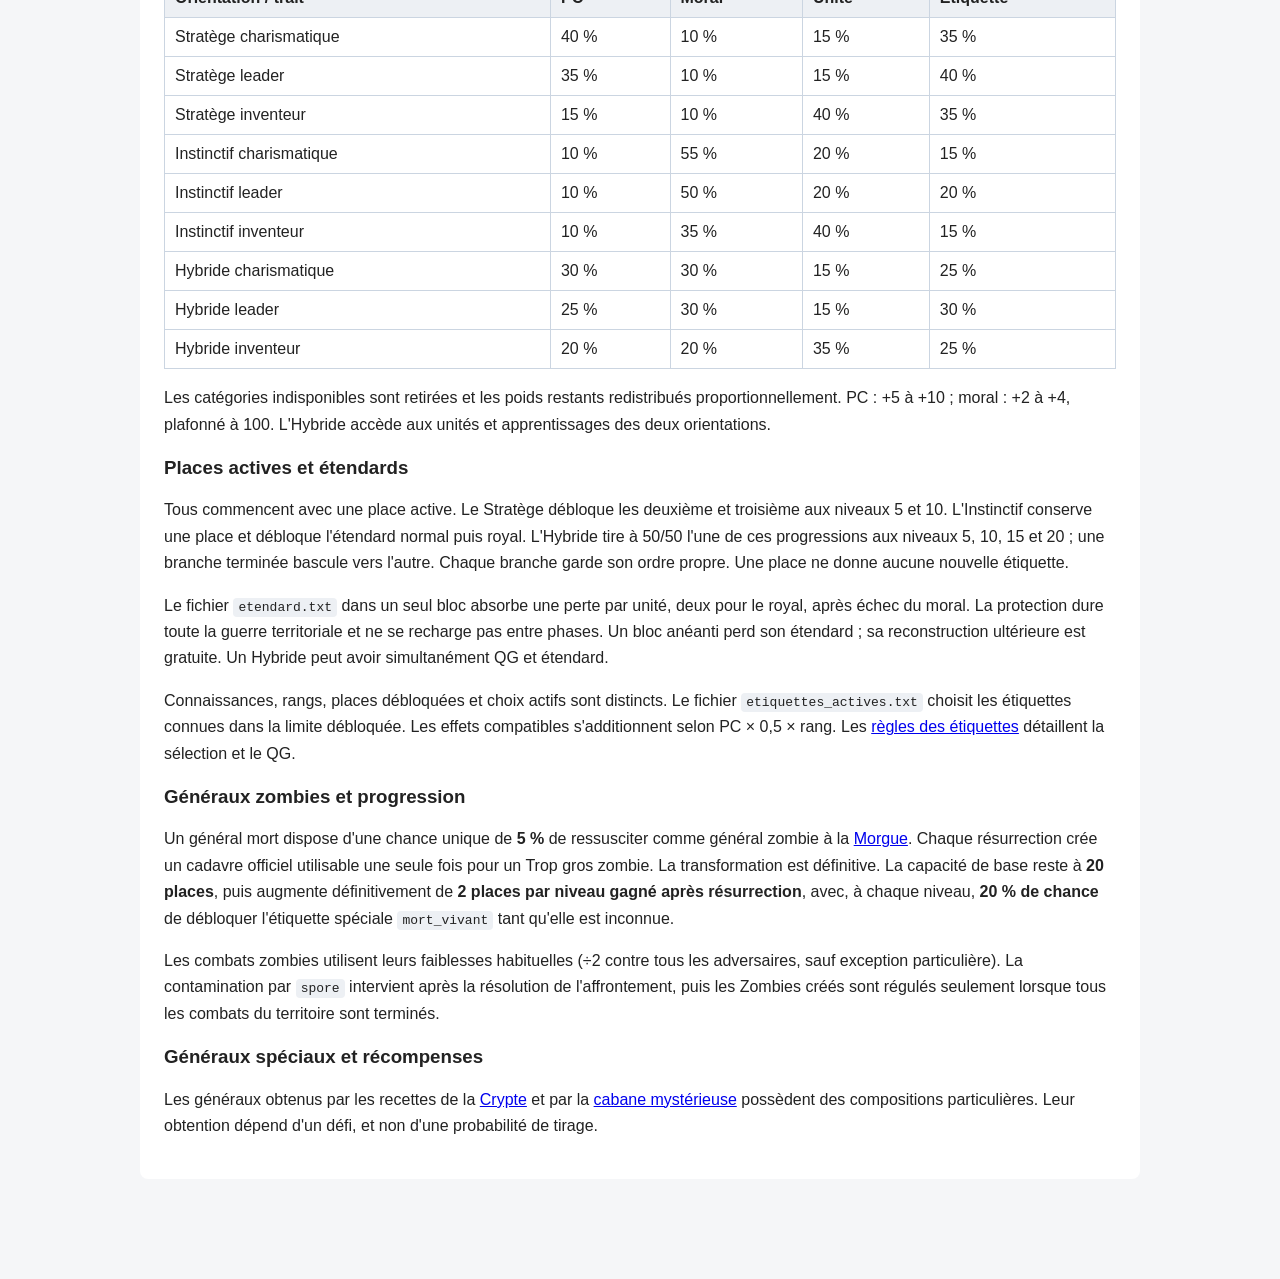
<file: .dev/simulator-work/bestiaire.html>
<!DOCTYPE html><html lang="fr"><head><meta charset="UTF-8"><meta name="viewport" content="width=device-width,initial-scale=1"><meta name="description" content="Types d'unités, caractéristiques et généraux de Mythodea."><title>Bestiaire — Mythodea</title><link rel="stylesheet" href="css/style.css"><style>main.guide{max-width:1000px;margin:30px auto;padding:0 18px 50px}main.guide section{padding:24px}main.guide p,main.guide li{line-height:1.65}.guide table{width:100%;border-collapse:collapse;margin:16px 0}.guide th,.guide td{border:1px solid #cbd5e1;padding:10px;text-align:left;vertical-align:top}.guide th{background:#edf0f4}.guide .scroll{overflow-x:auto}.guide code{background:#edf0f4;padding:2px 5px;border-radius:4px}.guide .note{border-left:3px solid #64748b;padding-left:12px}.guide h2{margin-top:8px}@media(max-width:650px){main.guide section{padding:16px}}.guide .unit-card{border:1px solid #d7deea;border-radius:8px;padding:16px 20px;margin:18px 0;background:#f9fafc}.guide .unit-card h3{margin:0 0 10px;color:#202938}.guide .unit-table{margin:0}.guide .unit-table th{width:185px;min-width:130px}.guide .unit-table td{overflow-wrap:anywhere}@media(max-width:650px){.guide .unit-card{padding:12px}.guide .unit-table th{min-width:100px;width:34%}}
.guide .unit-card .creation-guide{margin:14px 0 8px;border:1px solid #b6c8db;border-radius:9px;background:#f1f6fc;padding:12px 16px}.guide .creation-guide summary{cursor:pointer;font-weight:700;color:#21344f}.guide .creation-guide p{margin:10px 0 0}.guide .creation-guide code{overflow-wrap:anywhere}.guide .unit-table tr:has(th){} 
</style>
<style id="mythodea-help-nav">
nav .help-menu{display:inline-flex;position:relative;align-items:center;vertical-align:baseline;font:inherit;line-height:inherit}
nav .help-menu>summary{display:inline-flex;align-items:center;cursor:pointer;padding:0;list-style:none;user-select:none;font:inherit;line-height:inherit;color:inherit}
nav .help-menu>summary::-webkit-details-marker{display:none}
nav .help-menu>summary::after{content:" ▾";font-size:.8em}
nav .help-menu[open]>summary,nav .help-menu>summary:focus-visible{outline:2px solid #6d91bb;outline-offset:2px}
nav .help-menu .help-dropdown{position:absolute;z-index:1000;top:100%;left:0;min-width:185px;display:flex;flex-direction:column;padding:6px;background:#202938;border:1px solid #64748b;border-radius:7px;box-shadow:0 5px 15px #0003}
nav .help-dropdown a{display:block!important;white-space:nowrap;padding:9px 12px!important;color:#fff!important;text-decoration:none}
nav .help-dropdown a:hover,nav .help-dropdown a:focus-visible{background:#41526d;color:#fff!important}
@media(max-width:650px){nav .help-menu .help-dropdown{left:auto;right:0;max-width:90vw}}
</style>
<script src="js/main.js" defer></script></head><body><header><h1>MYTHODEA</h1><nav aria-label="Navigation principale"><a href="index.html">Présentation</a><a href="telechargement.html">Téléchargement</a><a href="regles.html">Règles</a><details class="help-menu"><summary>Aide de jeu</summary><div class="help-dropdown"><a href="carte.html">Carte du jeu</a><a href="batiments.html">Bâtiments</a><a href="chemins.html">Chemins Linux</a><a href="bestiaire.html">Bestiaire</a><a href="etiquettes.html">Étiquettes</a><a href="quetes.html">Quêtes</a></div></details><details class="help-menu"><summary>Fiches techniques</summary><div class="help-dropdown"><a href="fiches-unites.html">Fiches des unités</a><a href="etiquettes.html">Guide des étiquettes</a></div></details><a href="simulateur.html">Simulateur</a></nav></header><main class="guide">
<h1>Bestiaire</h1><p>Ce bestiaire rassemble les types d'unités, leurs avantages et les compositions connues des généraux. Les effets indiqués proviennent des règles de combat ; aucune valeur numérique non définie n'est inventée.</p>
<section id="unites"><h2>Unités de Mythodea V2</h2><p>Chaque fiche indique la valeur de combat, le lieu d'obtention et les étapes de création. Ouvrez « Afficher les conditions et les fichiers requis » pour consulter les recettes particulières. Certaines unités exigent une transformation, un déblocage ou une origine vérifiée : créer des fichiers ne suffit pas toujours.</p><article class="unit-card" id="unite-0"><h3>Archer</h3><div class="scroll"><table class="unit-table"><tbody><tr><th scope="row">Valeur de combat</th><td>5</td></tr><tr><th scope="row">Position préférée</th><td>Indifférent</td></tr><tr><th scope="row">Compatibilité</th><td>Tous</td></tr><tr><th scope="row">Étiquettes</th><td>infanterie, distance</td></tr><tr><th scope="row">Fort contre</th><td>Piquier, Sauvageon, Chevalier clinquant, Orc chaman, Zombie, Trop gros zombie</td></tr><tr><th scope="row">Faible contre</th><td>Cavalier, Cavalier lourd, Orc assaillant</td></tr><tr><th scope="row">Obtention</th><td>Home, caserne militaire</td></tr><tr><th scope="row">Création pas à pas</th><td><details class="creation-guide"><summary>Afficher les conditions et les fichiers requis</summary><p>Dossier <code>archer</code>, fichier <code>arc</code></p></details></td></tr><tr><th scope="row">Capacité spéciale</th><td>—</td></tr><tr><th scope="row">Blessures initiales possibles</th><td>1</td></tr><tr><th scope="row">Soins</th><td>1 tour · Hôpital</td></tr></tbody></table></div></article><article class="unit-card" id="unite-1"><h3>Piquier</h3><div class="scroll"><table class="unit-table"><tbody><tr><th scope="row">Valeur de combat</th><td>5</td></tr><tr><th scope="row">Position préférée</th><td>Indifférent</td></tr><tr><th scope="row">Compatibilité</th><td>Tous</td></tr><tr><th scope="row">Étiquettes</th><td>infanterie</td></tr><tr><th scope="row">Fort contre</th><td>Cavalier, Cavalier lourd, Orc chaman, Zombie, Trop gros zombie</td></tr><tr><th scope="row">Faible contre</th><td>Archer, Chevalier clinquant, Orc assaillant, Orc archer</td></tr><tr><th scope="row">Obtention</th><td>Home, caserne militaire</td></tr><tr><th scope="row">Création pas à pas</th><td><details class="creation-guide"><summary>Afficher les conditions et les fichiers requis</summary><p>Dossier <code>piquier</code>, fichier <code>pique</code></p></details></td></tr><tr><th scope="row">Capacité spéciale</th><td>—</td></tr><tr><th scope="row">Blessures initiales possibles</th><td>1</td></tr><tr><th scope="row">Soins</th><td>1 tour · Hôpital</td></tr></tbody></table></div></article><article class="unit-card" id="unite-2"><h3>Cavalier</h3><div class="scroll"><table class="unit-table"><tbody><tr><th scope="row">Valeur de combat</th><td>5</td></tr><tr><th scope="row">Position préférée</th><td>Indifférent</td></tr><tr><th scope="row">Compatibilité</th><td>Tous</td></tr><tr><th scope="row">Étiquettes</th><td>cavalerie</td></tr><tr><th scope="row">Fort contre</th><td>Archer, Sauvageon, Chevalier clinquant, Orc archer, Orc chaman, Zombie, Trop gros zombie</td></tr><tr><th scope="row">Faible contre</th><td>Piquier, Cavalier lourd, Orc assaillant</td></tr><tr><th scope="row">Obtention</th><td>Home, caserne militaire</td></tr><tr><th scope="row">Création pas à pas</th><td><details class="creation-guide"><summary>Afficher les conditions et les fichiers requis</summary><p>Dossier <code>cavalier</code>, fichier <code>cheval</code></p></details></td></tr><tr><th scope="row">Capacité spéciale</th><td>Effet futur du chevaucheur sur la fatigue : à définir.</td></tr><tr><th scope="row">Blessures initiales possibles</th><td>1</td></tr><tr><th scope="row">Soins</th><td>1 tour · Hôpital</td></tr></tbody></table></div></article><article class="unit-card" id="unite-3"><h3>Cavalier lourd</h3><div class="scroll"><table class="unit-table"><tbody><tr><th scope="row">Valeur de combat</th><td>5</td></tr><tr><th scope="row">Position préférée</th><td>Indifférent</td></tr><tr><th scope="row">Compatibilité</th><td>Tous</td></tr><tr><th scope="row">Étiquettes</th><td>cavalerie, lourde</td></tr><tr><th scope="row">Fort contre</th><td>Archer, Cavalier, Sauvageon, Chevalier clinquant, Orc assaillant, Orc archer, Orc chaman, Zombie, Trop gros zombie</td></tr><tr><th scope="row">Faible contre</th><td>Piquier</td></tr><tr><th scope="row">Obtention</th><td>Forge</td></tr><tr><th scope="row">Création pas à pas</th><td><details class="creation-guide"><summary>Afficher les conditions et les fichiers requis</summary><p>Transformation d’un cavalier déjà validé ; fichiers <code>armure</code>, <code>casque</code>, <code>bouclier</code>, <code>cuirasse</code> ; déblocage lié à la quête EST_2.</p></details></td></tr><tr><th scope="row">Capacité spéciale</th><td>Dans le bloc Avant, dès 15 cavaliers lourds, valeur 10 par unité.</td></tr><tr><th scope="row">Blessures initiales possibles</th><td>1</td></tr><tr><th scope="row">Soins</th><td>1 tour · Hôpital</td></tr></tbody></table></div></article><article class="unit-card" id="unite-4"><h3>Sauvageon</h3><div class="scroll"><table class="unit-table"><tbody><tr><th scope="row">Valeur de combat</th><td>3</td></tr><tr><th scope="row">Position préférée</th><td>Indifférent</td></tr><tr><th scope="row">Compatibilité</th><td>Tous</td></tr><tr><th scope="row">Étiquettes</th><td>Humain, mêlée, à pied, cruel</td></tr><tr><th scope="row">Fort contre</th><td>Orc chaman, Zombie, Trop gros zombie</td></tr><tr><th scope="row">Faible contre</th><td>Archer, Cavalier, Cavalier lourd, Chevalier clinquant, Orc archer</td></tr><tr><th scope="row">Obtention</th><td>Crypte des plaines · EST_1</td></tr><tr><th scope="row">Création pas à pas</th><td><details class="creation-guide"><summary>Afficher les conditions et les fichiers requis</summary><p>Dossier <code>sauvageon</code>, création d’un fichier dans <code>vi</code> contenant « boueux » et « crasseux » sur des lignes distinctes ; déblocage par niveau.</p></details></td></tr><tr><th scope="row">Capacité spéciale</th><td>Après une fuite du général, le bloc de Sauvageons se régénère entièrement ; pas après une victoire.</td></tr><tr><th scope="row">Blessures initiales possibles</th><td>0</td></tr><tr><th scope="row">Soins</th><td>Aucun soin ordinaire</td></tr></tbody></table></div></article><article class="unit-card" id="unite-5"><h3>Chevalier clinquant</h3><div class="scroll"><table class="unit-table"><tbody><tr><th scope="row">Valeur de combat</th><td>6 (5 hors Avant)</td></tr><tr><th scope="row">Position préférée</th><td>Avant</td></tr><tr><th scope="row">Compatibilité</th><td>Instinctif</td></tr><tr><th scope="row">Étiquettes</th><td>Humain, mêlée, à pied, noble, ami des animaux, armure légère</td></tr><tr><th scope="row">Fort contre</th><td>Piquier, Sauvageon, Orc assaillant, Orc archer, Orc chaman, Zombie, Trop gros zombie</td></tr><tr><th scope="row">Faible contre</th><td>Archer, Cavalier, Cavalier lourd</td></tr><tr><th scope="row">Obtention</th><td>École des officiers</td></tr><tr><th scope="row">Création pas à pas</th><td><details class="creation-guide"><summary>Afficher les conditions et les fichiers requis</summary><p>Transformation depuis un sauvageon ; recette mentionnant la suppression d’un fichier <code>.txt</code> ; connaissance obtenue par montée de niveau.</p></details></td></tr><tr><th scope="row">Capacité spéciale</th><td>Chaque unité augmente le moral du général de 1 ; transformation sans perte d’identité ou de blessures.</td></tr><tr><th scope="row">Blessures initiales possibles</th><td>2</td></tr><tr><th scope="row">Soins</th><td>2 tours · Hôpital</td></tr></tbody></table></div></article><article class="unit-card" id="unite-6"><h3>Orc assaillant</h3><div class="scroll"><table class="unit-table"><tbody><tr><th scope="row">Valeur de combat</th><td>7 (6 hors Avant)</td></tr><tr><th scope="row">Position préférée</th><td>Avant</td></tr><tr><th scope="row">Compatibilité</th><td>Instinctif</td></tr><tr><th scope="row">Étiquettes</th><td>Orc, mêlée, cruel, mauvais nageur</td></tr><tr><th scope="row">Fort contre</th><td>Archer, Piquier, Cavalier, Zombie, Trop gros zombie</td></tr><tr><th scope="row">Faible contre</th><td>Cavalier lourd, Chevalier clinquant, Orc chaman (×3)</td></tr><tr><th scope="row">Obtention</th><td>Crypte des plaines · EST_1</td></tr><tr><th scope="row">Création pas à pas</th><td><details class="creation-guide"><summary>Afficher les conditions et les fichiers requis</summary><p>Livre officiel de la Bibliothèque ; recette <code>pwd</code>, <code>cp</code>, <code>du -h</code> ; déblocage par montée de niveau et livre de comptes.</p></details></td></tr><tr><th scope="row">Capacité spéciale</th><td>Effet orc selon le nombre total d’orcs dans l’armée : seuil de 10 : moral −(10 − nombre d’Orcs) pour 1 à 9 Orcs ; aucun effet à 10, moral +(nombre d’Orcs − 10) au-dessus de 10. Aucun malus sans Orc.</td></tr><tr><th scope="row">Blessures initiales possibles</th><td>1</td></tr><tr><th scope="row">Soins</th><td>Soigné par les chamans, pas à l’Hôpital</td></tr></tbody></table></div></article><article class="unit-card" id="unite-7"><h3>Orc archer</h3><div class="scroll"><table class="unit-table"><tbody><tr><th scope="row">Valeur de combat</th><td>6</td></tr><tr><th scope="row">Position préférée</th><td>Indifférent</td></tr><tr><th scope="row">Compatibilité</th><td>Instinctif (hybrides admis pour l’apprentissage)</td></tr><tr><th scope="row">Étiquettes</th><td>Orc, distance, cruel, mauvais nageur</td></tr><tr><th scope="row">Fort contre</th><td>Piquier, Sauvageon, Zombie, Trop gros zombie</td></tr><tr><th scope="row">Faible contre</th><td>Cavalier, Cavalier lourd, Chevalier clinquant, Orc chaman (×3)</td></tr><tr><th scope="row">Obtention</th><td>Crypte des plaines · EST_1</td></tr><tr><th scope="row">Création pas à pas</th><td><details class="creation-guide"><summary>Afficher les conditions et les fichiers requis</summary><p>Livre de la Bibliothèque ; utiliser <code>nl</code> et indiquer un numéro de ligne contenant <code>orc_archer</code> ; déblocage par niveau et livre de comptes.</p></details></td></tr><tr><th scope="row">Capacité spéciale</th><td>Même variation du moral pour l’ensemble de l’armée : malus de 1 à 9 Orcs, aucun effet à 10, bonus au-delà de 10 ; aucun malus sans Orc.</td></tr><tr><th scope="row">Blessures initiales possibles</th><td>1</td></tr><tr><th scope="row">Soins</th><td>Soigné par les chamans, pas à l’Hôpital</td></tr></tbody></table></div></article><article class="unit-card" id="unite-8"><h3>Orc chaman</h3><div class="scroll"><table class="unit-table"><tbody><tr><th scope="row">Valeur de combat</th><td>2</td></tr><tr><th scope="row">Position préférée</th><td>Indifférent</td></tr><tr><th scope="row">Compatibilité</th><td>Instinctif</td></tr><tr><th scope="row">Étiquettes</th><td>Orc, cruel, mauvais nageur, chaman, soutien (sans étiquette distance)</td></tr><tr><th scope="row">Fort contre</th><td>Orc assaillant (×3), Orc archer (×3), Zombie, Trop gros zombie</td></tr><tr><th scope="row">Faible contre</th><td>Archer, Piquier, Cavalier, Cavalier lourd, Sauvageon, Chevalier clinquant, Zombie</td></tr><tr><th scope="row">Obtention</th><td>Crypte des plaines · EST_1</td></tr><tr><th scope="row">Création pas à pas</th><td><details class="creation-guide"><summary>Afficher les conditions et les fichiers requis</summary><p>Livre de la Bibliothèque ; <code>pwd</code>, <code>cp</code>, <code>head</code>, <code>head -n 5</code> ; déblocage par niveau et livre de comptes.</p></details></td></tr><tr><th scope="row">Capacité spéciale</th><td>Même variation du moral selon le nombre total d’Orcs dans l’armée (1–9 : malus ; 10 : neutre ; 11+ : bonus ; 0 : neutre). Après victoire, soins des unités concernées sur le territoire ; l'ancien soutien de moral de +2 % aux unités cruelles est retiré.</td></tr><tr><th scope="row">Blessures initiales possibles</th><td>1</td></tr><tr><th scope="row">Soins</th><td>Soins par chamans</td></tr></tbody></table></div></article><article class="unit-card" id="unite-9"><h3>Messager du QG</h3><div class="scroll"><table class="unit-table"><tbody><tr><th scope="row">Valeur de combat</th><td>0 · non-combattant</td></tr><tr><th scope="row">Position préférée</th><td>Indifférent</td></tr><tr><th scope="row">Compatibilité</th><td>Stratège</td></tr><tr><th scope="row">Étiquettes</th><td>Soutien, humain, non-combattant, à pied</td></tr><tr><th scope="row">Fort contre</th><td>/</td></tr><tr><th scope="row">Faible contre</th><td>/</td></tr><tr><th scope="row">Obtention</th><td>Home, caserne militaire</td></tr><tr><th scope="row">Création pas à pas</th><td><details class="creation-guide"><summary>Afficher les conditions et les fichiers requis</summary><p>Dossier <code>messager_du_QG</code> et fichiers <code>sceau du roi</code>, <code>enveloppe</code>, <code>monocle</code>, avec permissions distinctes ; déblocage par niveau.</p></details></td></tr><tr><th scope="row">Capacité spéciale</th><td>Occupe 5 places ; bonus unique de 10 % des PC des autres généraux alliés engagés, arrondi à l'inférieur. Ce supplément renforce uniquement les effets globaux du QG, pas ses bonus personnels.</td></tr><tr><th scope="row">Blessures initiales possibles</th><td>0</td></tr><tr><th scope="row">Soins</th><td>Aucun soin ordinaire</td></tr></tbody></table></div></article><article class="unit-card" id="unite-10"><h3>Zombie</h3><div class="scroll"><table class="unit-table"><tbody><tr><th scope="row">Valeur de combat</th><td>5</td></tr><tr><th scope="row">Position préférée</th><td>Indifférent</td></tr><tr><th scope="row">Compatibilité</th><td>Général zombie</td></tr><tr><th scope="row">Étiquettes</th><td>mort_vivant, propagation, mauvais_nageur, infatigable</td></tr><tr><th scope="row">Fort contre</th><td>Orc chaman</td></tr><tr><th scope="row">Faible contre</th><td>Archer, Piquier, Cavalier, Cavalier lourd, Sauvageon, Chevalier clinquant, Orc assaillant, Orc archer, Orc chaman</td></tr><tr><th scope="row">Obtention</th><td>Morgue · Hôpital</td></tr><tr><th scope="row">Création pas à pas</th><td><details class="creation-guide"><summary>Afficher les conditions et les fichiers requis</summary><p>Déplacer (<code>mv</code>) une unité archer, piquier ou cavalier déjà validée de son général vers le général zombie ; aucun cadavre de la Morgue consommé.</p></details></td></tr><tr><th scope="row">Capacité spéciale</th><td>Si le bloc zombie survit : création de ceil(pertes adverses ÷ 2) Zombies dans le bloc qui a combattu ; surplus régulé uniquement après tous les combats du territoire. Aucune Propagation contre des Zombies ; infatigable sans effet pour le moment.</td></tr><tr><th scope="row">Blessures initiales possibles</th><td>0</td></tr><tr><th scope="row">Soins</th><td>Aucun soin</td></tr></tbody></table></div></article><article class="unit-card" id="unite-11"><h3>Trop gros zombie</h3><div class="scroll"><table class="unit-table"><tbody><tr><th scope="row">Valeur de combat</th><td>250 de résistance · 10 places</td></tr><tr><th scope="row">Position préférée</th><td>Indifférent</td></tr><tr><th scope="row">Compatibilité</th><td>Général zombie</td></tr><tr><th scope="row">Étiquettes</th><td>mort_vivant, propagation, mauvais_nageur, infatigable, bouclier_vivant, spore</td></tr><tr><th scope="row">Fort contre</th><td>/</td></tr><tr><th scope="row">Faible contre</th><td>Archer, Piquier, Cavalier, Cavalier lourd, Sauvageon, Chevalier clinquant, Orc assaillant, Orc archer, Orc chaman</td></tr><tr><th scope="row">Obtention</th><td>Morgue · Hôpital</td></tr><tr><th scope="row">Création pas à pas</th><td><details class="creation-guide"><summary>Afficher les conditions et les fichiers requis</summary><p>Un cadavre officiel par acquisition de général zombie ; lien physique partageant l’inode, lien symbolique relatif vers ce lien, puis rattachement à l’armée. Cadavre consommé une seule fois.</p></details></td></tr><tr><th scope="row">Capacité spéciale</th><td>N’inflige aucun dégât direct. Priorité face aux blocs adverses : détruit si leur puissance atteint sa résistance ; sinon perd ¼ de leur puissance. Après la résolution de chaque confrontation, Spore transforme le soldat adverse non zombie le moins expérimenté en Zombie, même si le Gros zombie vient de mourir. Ni Spore ni Propagation n'agissent entre Zombies. La résistance revient à 250 après les combats territoriaux. Un seul Gros zombie par général ; si aucun Zombie ordinaire ne survit, le Bouclier disparaît et le général est vaincu. Deux Boucliers vivants adverses s'ignorent.</td></tr><tr><th scope="row">Blessures initiales possibles</th><td>0</td></tr><tr><th scope="row">Soins</th><td>Aucun soin</td></tr></tbody></table></div></article><h3>Fabrication des unités</h3>
<p>Chaque unité dispose d’une <strong>recette Linux propre</strong>, d’un lieu autorisé et, parfois, d’une condition de déblocage. Les créations utilisent les fichiers, dossiers et commandes vérifiés par le jeu ; les unités doivent ensuite être validées par le système.</p>
<ul><li><strong>Home et caserne militaire :</strong> création des unités ordinaires lorsque les conditions du général sont respectées ; le dossier technique <code>reserve/</code> est conservé pour la caserne.</li>
<li><strong>Forge :</strong> transforme une unité déjà validée, notamment le cavalier en cavalier lourd. Une unité créée pendant le même tour n’est pas admissible.</li>
<li><strong>École des officiers :</strong> accueille certaines transformations après déblocage, notamment le chevalier clinquant.</li>
<li><strong>Crypte des plaines (EST_1) :</strong> utilise le même système de vérification entre <code>*début*</code> et <code>*fin*</code> que la Crypte du village, mais possède son <strong>propre catalogue de recettes</strong> : sauvageons et unités orques.</li>
<li><strong>Bibliothèque de l’Hôtel de Ville :</strong> fournit les livres officiels des recettes orques. Le manuel de l’orc archer répète <code>orc_archer</code> sur plusieurs lignes pour l’exercice avec <code>nl</code>.</li>
<li><strong>Morgue de l’Hôpital :</strong> les zombies ordinaires proviennent du déplacement d’unités déjà validées. Les Trop gros zombies nécessitent un cadavre officiel et un rituel combinant lien physique et lien symbolique. Chaque cadavre ne sert qu’une fois. Un général zombie dispose de 5 % de chances de ressusciter après sa mort et gagne 2 places de capacité par niveau acquis après transformation.</li></ul>
<p class="note"><strong>Attention :</strong> les lieux et les conditions indiqués correspondent au catalogue de conception V2. Les nouveaux bâtiments, les transformations et certaines capacités peuvent encore nécessiter leur mise en service dans le moteur. La liste sera enrichie avec les prochaines unités.</p></section>
<section id="experience-blessures"><h2>Expérience et blessures</h2>
<p>Chaque soldat conserve son <strong>nombre de batailles survécues</strong>. Une bataille complète ne compte qu'une fois pour ce soldat, même s'il participe à plusieurs affrontements. Il n'est pas nécessaire de gagner : <strong>survivre suffit</strong>.</p>
<div class="scroll"><table><thead><tr><th>Statut</th><th>Batailles survécues</th><th>Blessures maximales</th></tr></thead><tbody>
<tr><td><strong>Ordinaire</strong></td><td>0 à 4</td><td>1</td></tr>
<tr><td><strong>Vétéran</strong></td><td>5 à 9</td><td>2</td></tr>
<tr><td><strong>Héroïque</strong></td><td>10 ou plus</td><td>3</td></tr>
</tbody></table></div>
<h3>Sauvetage par le moral</h3>
<p>Le <strong>moral</strong> d'un général instinctif peut sauver une partie des unités qui auraient été perdues après un affrontement de blocs. Le nombre de tentatives de sauvetage est calculé ainsi : <code>pertes × moral / 100</code>, arrondi à l'entier inférieur.</p>
<p>Chaque tentative concerne un soldat perdu distinct. Si ce soldat n'a pas atteint sa limite de blessures, il <strong>survit</strong> et reçoit <strong>une blessure supplémentaire</strong>. Si sa limite est déjà atteinte, le sauvetage échoue. Les soldats blessés <strong>combattent normalement</strong>, sans pénalité supplémentaire.</p>
<h3>Soins</h3>
<p>Après <strong>un tour complet</strong> à l'<a href="batiments.html">Hôpital</a>, les blessures sont remises à <strong>0</strong>. Le soldat conserve ses <strong>batailles survécues</strong> et son statut <strong>vétéran</strong> ou <strong>héroïque</strong>.</p>
</section>
<section id="generaux"><h2>Orientations et progression des généraux</h2>
<p>Au niveau 0 : orientation et trait inné, 0 PC, 0 moral, aucune étiquette ni évolution. Trois orientations existent : Stratège (45 %), Instinctif (45 %) et Hybride (10 %), sans dominante.</p>
<table><thead><tr><th>Orientation</th><th>PC naturels par niveau</th><th>Moral aux niveaux pairs</th><th>Traits : charismatique / leader / inventeur</th></tr></thead><tbody>
<tr><td>Stratège</td><td>+2 à +4</td><td>Aucun</td><td>50 / 35 / 15 %</td></tr>
<tr><td>Instinctif</td><td>Aucun</td><td>+1</td><td>50 / 15 / 35 %</td></tr>
<tr><td>Hybride</td><td>+2 à +4</td><td>+1</td><td>50 / 25 / 25 %</td></tr></tbody></table>
<p>Chaque niveau donne ses gains naturels et une récompense classique (roulette ou mémoire de l'École). Chaque multiple de cinq donne aussi une récompense spécifique, puis une seconde roulette lorsque toutes les capacités sont débloquées, y compris après le niveau 25.</p>
<h3>Probabilités de roulette</h3><table><thead><tr><th>Orientation / trait</th><th>PC</th><th>Moral</th><th>Unité</th><th>Étiquette</th></tr></thead><tbody>
<tr><td>Stratège charismatique</td><td>40 %</td><td>10 %</td><td>15 %</td><td>35 %</td></tr>
<tr><td>Stratège leader</td><td>35 %</td><td>10 %</td><td>15 %</td><td>40 %</td></tr>
<tr><td>Stratège inventeur</td><td>15 %</td><td>10 %</td><td>40 %</td><td>35 %</td></tr>
<tr><td>Instinctif charismatique</td><td>10 %</td><td>55 %</td><td>20 %</td><td>15 %</td></tr>
<tr><td>Instinctif leader</td><td>10 %</td><td>50 %</td><td>20 %</td><td>20 %</td></tr>
<tr><td>Instinctif inventeur</td><td>10 %</td><td>35 %</td><td>40 %</td><td>15 %</td></tr>
<tr><td>Hybride charismatique</td><td>30 %</td><td>30 %</td><td>15 %</td><td>25 %</td></tr>
<tr><td>Hybride leader</td><td>25 %</td><td>30 %</td><td>15 %</td><td>30 %</td></tr>
<tr><td>Hybride inventeur</td><td>20 %</td><td>20 %</td><td>35 %</td><td>25 %</td></tr>
</tbody></table>
<p>Les catégories indisponibles sont retirées et les poids restants redistribués proportionnellement. PC : +5 à +10 ; moral : +2 à +4, plafonné à 100. L'Hybride accède aux unités et apprentissages des deux orientations.</p>
<h3>Places actives et étendards</h3>
<p>Tous commencent avec une place active. Le Stratège débloque les deuxième et troisième aux niveaux 5 et 10. L'Instinctif conserve une place et débloque l'étendard normal puis royal. L'Hybride tire à 50/50 l'une de ces progressions aux niveaux 5, 10, 15 et 20 ; une branche terminée bascule vers l'autre. Chaque branche garde son ordre propre. Une place ne donne aucune nouvelle étiquette.</p>
<p>Le fichier <code>etendard.txt</code> dans un seul bloc absorbe une perte par unité, deux pour le royal, après échec du moral. La protection dure toute la guerre territoriale et ne se recharge pas entre phases. Un bloc anéanti perd son étendard ; sa reconstruction ultérieure est gratuite. Un Hybride peut avoir simultanément QG et étendard.</p>
<p>Connaissances, rangs, places débloquées et choix actifs sont distincts. Le fichier <code>etiquettes_actives.txt</code> choisit les étiquettes connues dans la limite débloquée. Les effets compatibles s'additionnent selon PC × 0,5 × rang. Les <a href="etiquettes.html">règles des étiquettes</a> détaillent la sélection et le QG.</p>
<h3 id="generaux-zombies">Généraux zombies et progression</h3><p>Un général mort dispose d'une chance unique de <strong>5 %</strong> de ressusciter comme général zombie à la <a href="batiments.html#morgue">Morgue</a>. Chaque résurrection crée un cadavre officiel utilisable une seule fois pour un Trop gros zombie. La transformation est définitive. La capacité de base reste à <strong>20 places</strong>, puis augmente définitivement de <strong>2 places par niveau gagné après résurrection</strong>, avec, à chaque niveau, <strong>20 % de chance</strong> de débloquer l'étiquette spéciale <code>mort_vivant</code> tant qu'elle est inconnue.</p>
<p>Les combats zombies utilisent leurs faiblesses habituelles (÷2 contre tous les adversaires, sauf exception particulière). La contamination par <code>spore</code> intervient après la résolution de l'affrontement, puis les Zombies créés sont régulés seulement lorsque tous les combats du territoire sont terminés.</p>
<h3>Généraux spéciaux et récompenses</h3><p>Les généraux obtenus par les recettes de la <a href="batiments.html#crypte">Crypte</a> et par la <a href="quetes.html#cabane">cabane mystérieuse</a> possèdent des compositions particulières. Leur obtention dépend d'un défi, et non d'une probabilité de tirage.</p></section>
</main></body></html>
</file>
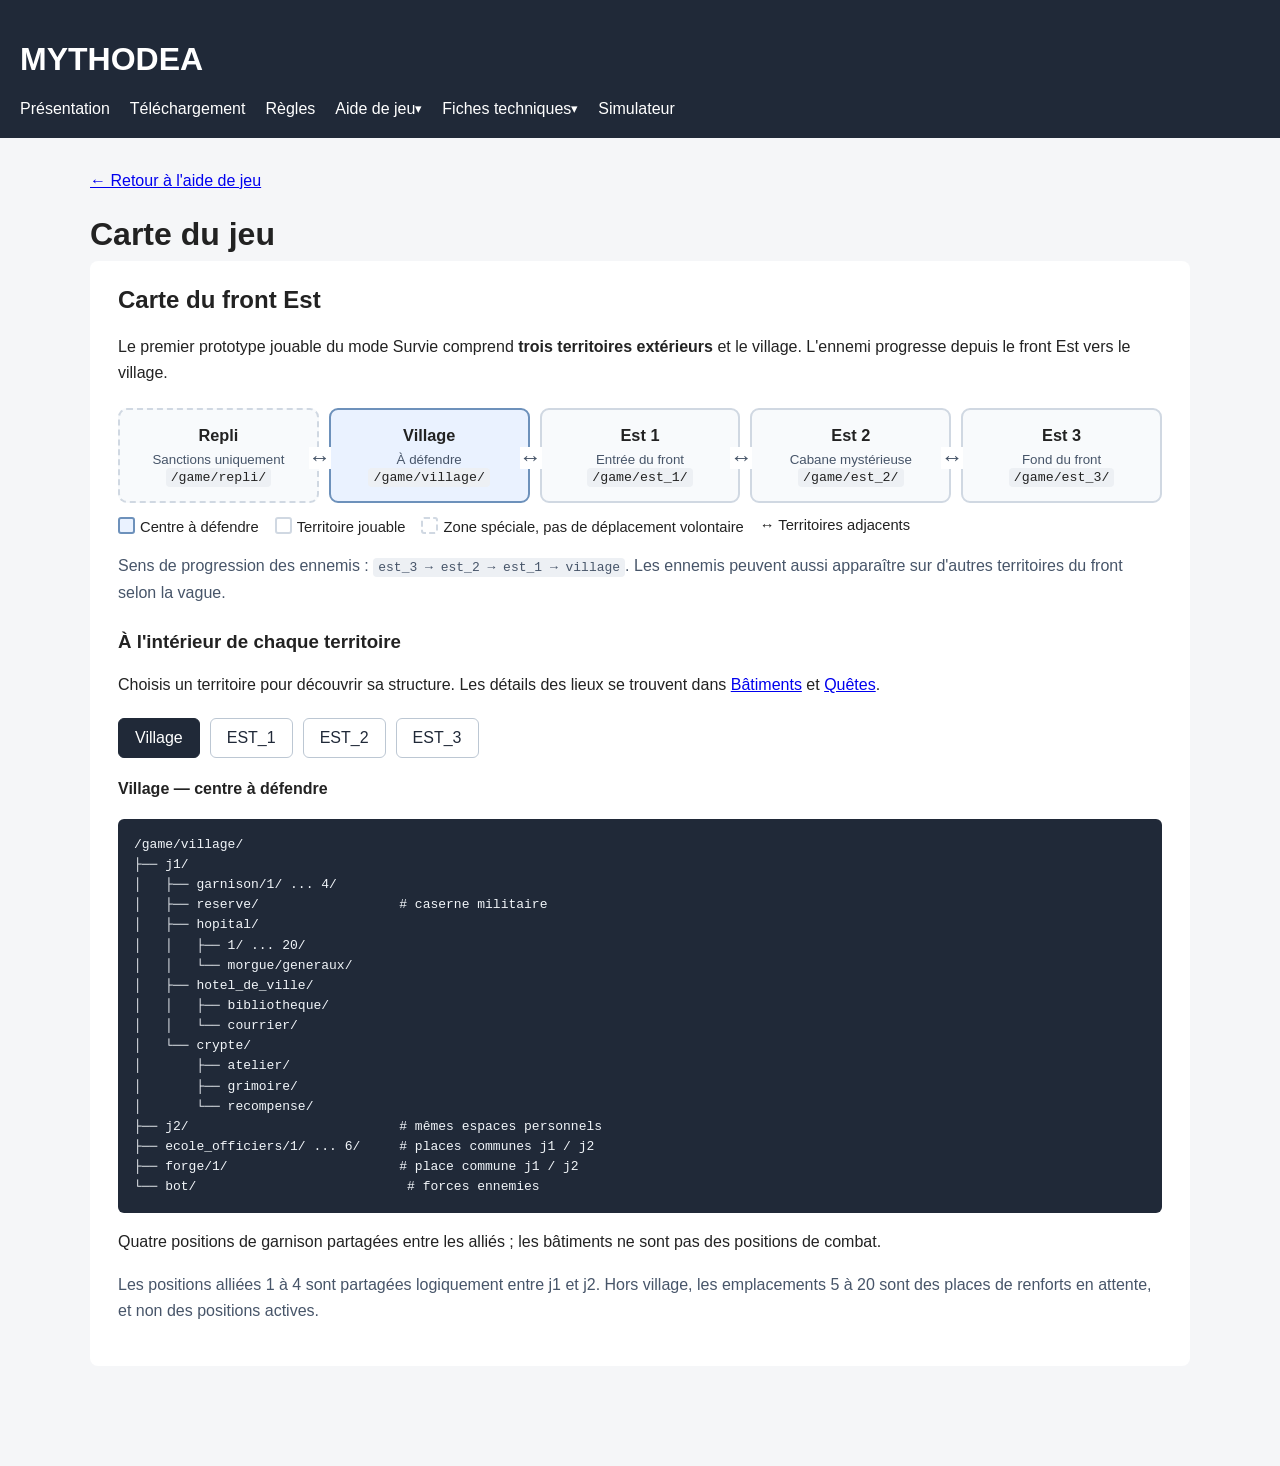
<file: .dev/simulator-work/carte.html>
<!DOCTYPE html><html lang="fr"><head><meta charset="UTF-8"><meta name="viewport" content="width=device-width,initial-scale=1"><title>Carte du jeu — Mythodea</title><link rel="stylesheet" href="css/style.css"><style>
        .help { max-width: 1100px; margin: 30px auto; padding: 0 20px 50px; }
        .help h1 { margin-bottom: 8px; }
        .help p, .help li { line-height: 1.65; }
        .help section { padding: 25px 28px; }
        .help h2 { margin-top: 0; }
        .help h3 { margin-top: 25px; }
        .help code { background: #edf0f4; border-radius: 4px; padding: 2px 5px; overflow-wrap: anywhere; }
        .help pre { background: #202938; color: #f1f5f9; border-radius: 6px; padding: 16px; overflow-x: auto; line-height: 1.55; }
        .help pre code { background: none; padding: 0; color: inherit; white-space: pre; }
        .help table { width: 100%; border-collapse: collapse; font-size: .95rem; }
        .help th, .help td { padding: 12px 11px; text-align: left; vertical-align: top; border: 1px solid #dce1e8; }
        .help th { background: #edf0f4; }
        .help .table-scroll { overflow-x: auto; }
        .subnav { display: flex; flex-wrap: wrap; gap: 10px; margin: 20px 0; }
        .subnav button { padding: 10px 16px; border: 1px solid #bcc7d3; border-radius: 6px; cursor: pointer; font: inherit; background: white; color: #202938; }
        .subnav button[aria-selected="true"] { background: #202938; color: white; border-color: #202938; }
        .subnav button:focus-visible { outline: 3px solid #7eacdf; outline-offset: 2px; }
        .help section[hidden], .territory-panel[hidden] { display: none; }
        .map-visual { display: grid; grid-template-columns: repeat(5, minmax(130px, 1fr)); gap: 10px; margin: 22px 0 14px; }
        .map-node { border: 2px solid #d0d8e2; border-radius: 9px; background: #f8fafc; padding: 16px 10px; text-align: center; position: relative; min-width: 0; }
        .map-node:not(:last-child)::after { content: "↔"; position: absolute; right: -14px; top: 40%; z-index: 1; font-size: 22px; font-weight: bold; color: #465467; background: white; line-height: 1; }
        .map-node strong { display: block; font-size: 1.02rem; }
        .map-node small { display: block; margin-top: 7px; color: #475569; }
        .map-node code { font-size: .83rem; }
        .map-node.village { border-color: #6d91bb; background: #eaf2ff; }
        .map-node.special { border-style: dashed; }
        .map-legend { display: flex; flex-wrap: wrap; gap: 16px; font-size: .92rem; margin-bottom: 18px; }
        .legend-swatch { display: inline-block; width: 13px; height: 13px; margin-right: 5px; border: 2px solid #d0d8e2; border-radius: 3px; vertical-align: -2px; }
        .legend-swatch.village { border-color: #6d91bb; background: #eaf2ff; }
        .legend-swatch.special { border-style: dashed; }
        .muted { color: #475569; }
        .quick { border-left: 4px solid #6d91bb; padding-left: 14px; }
        @media (max-width: 800px) { .map-visual { display: flex; flex-direction: column; gap: 12px; } .map-node:not(:last-child)::after { content: "↕"; bottom: -20px; top: auto; right: calc(50% - 9px); } }
        @media (max-width: 650px) { .help { padding: 0 12px 35px; } .help section { padding: 17px; } }
    </style>
<style id="mythodea-help-nav">
nav .help-menu{display:inline-flex;position:relative;align-items:center;vertical-align:baseline;font:inherit;line-height:inherit}
nav .help-menu>summary{display:inline-flex;align-items:center;cursor:pointer;padding:0;list-style:none;user-select:none;font:inherit;line-height:inherit;color:inherit}
nav .help-menu>summary::-webkit-details-marker{display:none}
nav .help-menu>summary::after{content:" ▾";font-size:.8em}
nav .help-menu[open]>summary,nav .help-menu>summary:focus-visible{outline:2px solid #6d91bb;outline-offset:2px}
nav .help-menu .help-dropdown{position:absolute;z-index:1000;top:100%;left:0;min-width:185px;display:flex;flex-direction:column;padding:6px;background:#202938;border:1px solid #64748b;border-radius:7px;box-shadow:0 5px 15px #0003}
nav .help-dropdown a{display:block!important;white-space:nowrap;padding:9px 12px!important;color:#fff!important;text-decoration:none}
nav .help-dropdown a:hover,nav .help-dropdown a:focus-visible{background:#41526d;color:#fff!important}
@media(max-width:650px){nav .help-menu .help-dropdown{left:auto;right:0;max-width:90vw}}
</style>
<script src="js/main.js" defer></script></head><body><header><h1>MYTHODEA</h1><nav aria-label="Navigation principale"><a href="index.html">Présentation</a><a href="telechargement.html">Téléchargement</a><a href="regles.html">Règles</a><details class="help-menu"><summary>Aide de jeu</summary><div class="help-dropdown"><a href="carte.html">Carte du jeu</a><a href="batiments.html">Bâtiments</a><a href="chemins.html">Chemins Linux</a><a href="bestiaire.html">Bestiaire</a><a href="etiquettes.html">Étiquettes</a><a href="quetes.html">Quêtes</a></div></details><details class="help-menu"><summary>Fiches techniques</summary><div class="help-dropdown"><a href="fiches-unites.html">Fiches des unités</a><a href="etiquettes.html">Guide des étiquettes</a></div></details><a href="simulateur.html">Simulateur</a></nav></header><main class="help"><p><a href="aide.html">← Retour à l'aide de jeu</a></p><h1>Carte du jeu</h1><section id="carte">
            <h2>Carte du front Est</h2>
            <p>Le premier prototype jouable du mode Survie comprend <strong>trois territoires extérieurs</strong> et le village. L'ennemi progresse depuis le front Est vers le village.</p>
            <div class="map-visual" aria-label="Carte linéaire du front Est">
                <div class="map-node special"><strong>Repli</strong><small>Sanctions uniquement</small><code>/game/repli/</code></div>
                <div class="map-node village"><strong>Village</strong><small>À défendre</small><code>/game/village/</code></div>
                <div class="map-node"><strong>Est 1</strong><small>Entrée du front</small><code>/game/est_1/</code></div>
                <div class="map-node"><strong>Est 2</strong><small>Cabane mystérieuse</small><code>/game/est_2/</code></div>
                <div class="map-node"><strong>Est 3</strong><small>Fond du front</small><code>/game/est_3/</code></div>
            </div>
            <div class="map-legend" aria-label="Légende">
                <span><span class="legend-swatch village"></span>Centre à défendre</span>
                <span><span class="legend-swatch"></span>Territoire jouable</span>
                <span><span class="legend-swatch special"></span>Zone spéciale, pas de déplacement volontaire</span>
                <span>↔ Territoires adjacents</span>
            </div>
            <p class="muted">Sens de progression des ennemis : <code>est_3 → est_2 → est_1 → village</code>. Les ennemis peuvent aussi apparaître sur d'autres territoires du front selon la vague.</p>
            <h3>À l'intérieur de chaque territoire</h3><p>Choisis un territoire pour découvrir sa structure. Les détails des lieux se trouvent dans <a href="batiments.html">Bâtiments</a> et <a href="quetes.html">Quêtes</a>.</p><div class="subnav" role="tablist" aria-label="Plans des territoires"><button type="button" role="tab" id="tab-village" aria-controls="plan-village" aria-selected="true" tabindex="0" data-territoire="village">Village</button><button type="button" role="tab" id="tab-est-1" aria-controls="plan-est-1" aria-selected="false" tabindex="-1" data-territoire="est-1">EST_1</button><button type="button" role="tab" id="tab-est-2" aria-controls="plan-est-2" aria-selected="false" tabindex="-1" data-territoire="est-2">EST_2</button><button type="button" role="tab" id="tab-est-3" aria-controls="plan-est-3" aria-selected="false" tabindex="-1" data-territoire="est-3">EST_3</button></div><div class="territory-panel" role="tabpanel" id="plan-village" aria-labelledby="tab-village" ><h4>Village — centre à défendre</h4><pre><code>/game/village/
├── j1/
│   ├── garnison/1/ ... 4/
│   ├── reserve/                  # caserne militaire
│   ├── hopital/
│   │   ├── 1/ ... 20/
│   │   └── morgue/generaux/
│   ├── hotel_de_ville/
│   │   ├── bibliotheque/
│   │   └── courrier/
│   └── crypte/
│       ├── atelier/
│       ├── grimoire/
│       └── recompense/
├── j2/                           # mêmes espaces personnels
├── ecole_officiers/1/ ... 6/     # places communes j1 / j2
├── forge/1/                      # place commune j1 / j2
└── bot/                           # forces ennemies</code></pre><p>Quatre positions de garnison partagées entre les alliés ; les bâtiments ne sont pas des positions de combat.</p></div><div class="territory-panel" role="tabpanel" id="plan-est-1" aria-labelledby="tab-est-1" hidden><h4>EST_1 — Crypte des plaines</h4><pre><code>/game/est_1/
├── j1/
│   ├── 1/ ... 4/                # positions actives
│   └── renforts/5/ ... 20/
├── j2/                          # même organisation
├── crypte_des_plaines/1/
│   ├── j1/
│   └── j2/
└── bot/
    ├── 1/ ... 4/
    └── renforts/</code></pre><p>La Crypte des plaines est le lieu particulier d’EST_1.</p></div><div class="territory-panel" role="tabpanel" id="plan-est-2" aria-labelledby="tab-est-2" hidden><h4>EST_2 — Cabane mystérieuse</h4><pre><code>/game/est_2/
├── j1/
│   ├── 1/ ... 4/
│   └── renforts/5/ ... 20/
├── j2/                          # même organisation
└── bot/
    ├── 1/ ... 4/
    └── renforts/</code></pre><p>EST_2 accueille la quête de la cabane mystérieuse. Le détail de son emplacement est disponible dans l’onglet Quêtes.</p></div><div class="territory-panel" role="tabpanel" id="plan-est-3" aria-labelledby="tab-est-3" hidden><h4>EST_3 — Fond du front</h4><pre><code>/game/est_3/
├── j1/
│   ├── 1/ ... 4/
│   └── renforts/5/ ... 20/
├── j2/                          # même organisation
└── bot/
    ├── 1/ ... 4/
    └── renforts/</code></pre><p>EST_3 est à l’extrémité du front et peut accueillir l’apparition des vagues ennemies.</p></div><p class="muted">Les positions alliées 1 à 4 sont partagées logiquement entre j1 et j2. Hors village, les emplacements 5 à 20 sont des places de renforts en attente, et non des positions actives.</p>
<script>(()=>{const tabs=[...document.querySelectorAll('[data-territoire]')];function select(i,focus){tabs.forEach((tab,n)=>{let active=i===n;tab.setAttribute('aria-selected',String(active));tab.tabIndex=active?0:-1;document.getElementById(tab.getAttribute('aria-controls')).hidden=!active});if(focus)tabs[i].focus()}tabs.forEach((tab,i)=>{tab.addEventListener('click',()=>select(i,false));tab.addEventListener('keydown',e=>{const d=e.key==='ArrowRight'||e.key==='ArrowDown'?1:e.key==='ArrowLeft'||e.key==='ArrowUp'?-1:0;if(d){e.preventDefault();select((i+d+tabs.length)%tabs.length,true)}else if(e.key==='Home'||e.key==='End'){e.preventDefault();select(e.key==='Home'?0:tabs.length-1,true)}})})})();</script>
        </section></main></body></html>
</file>
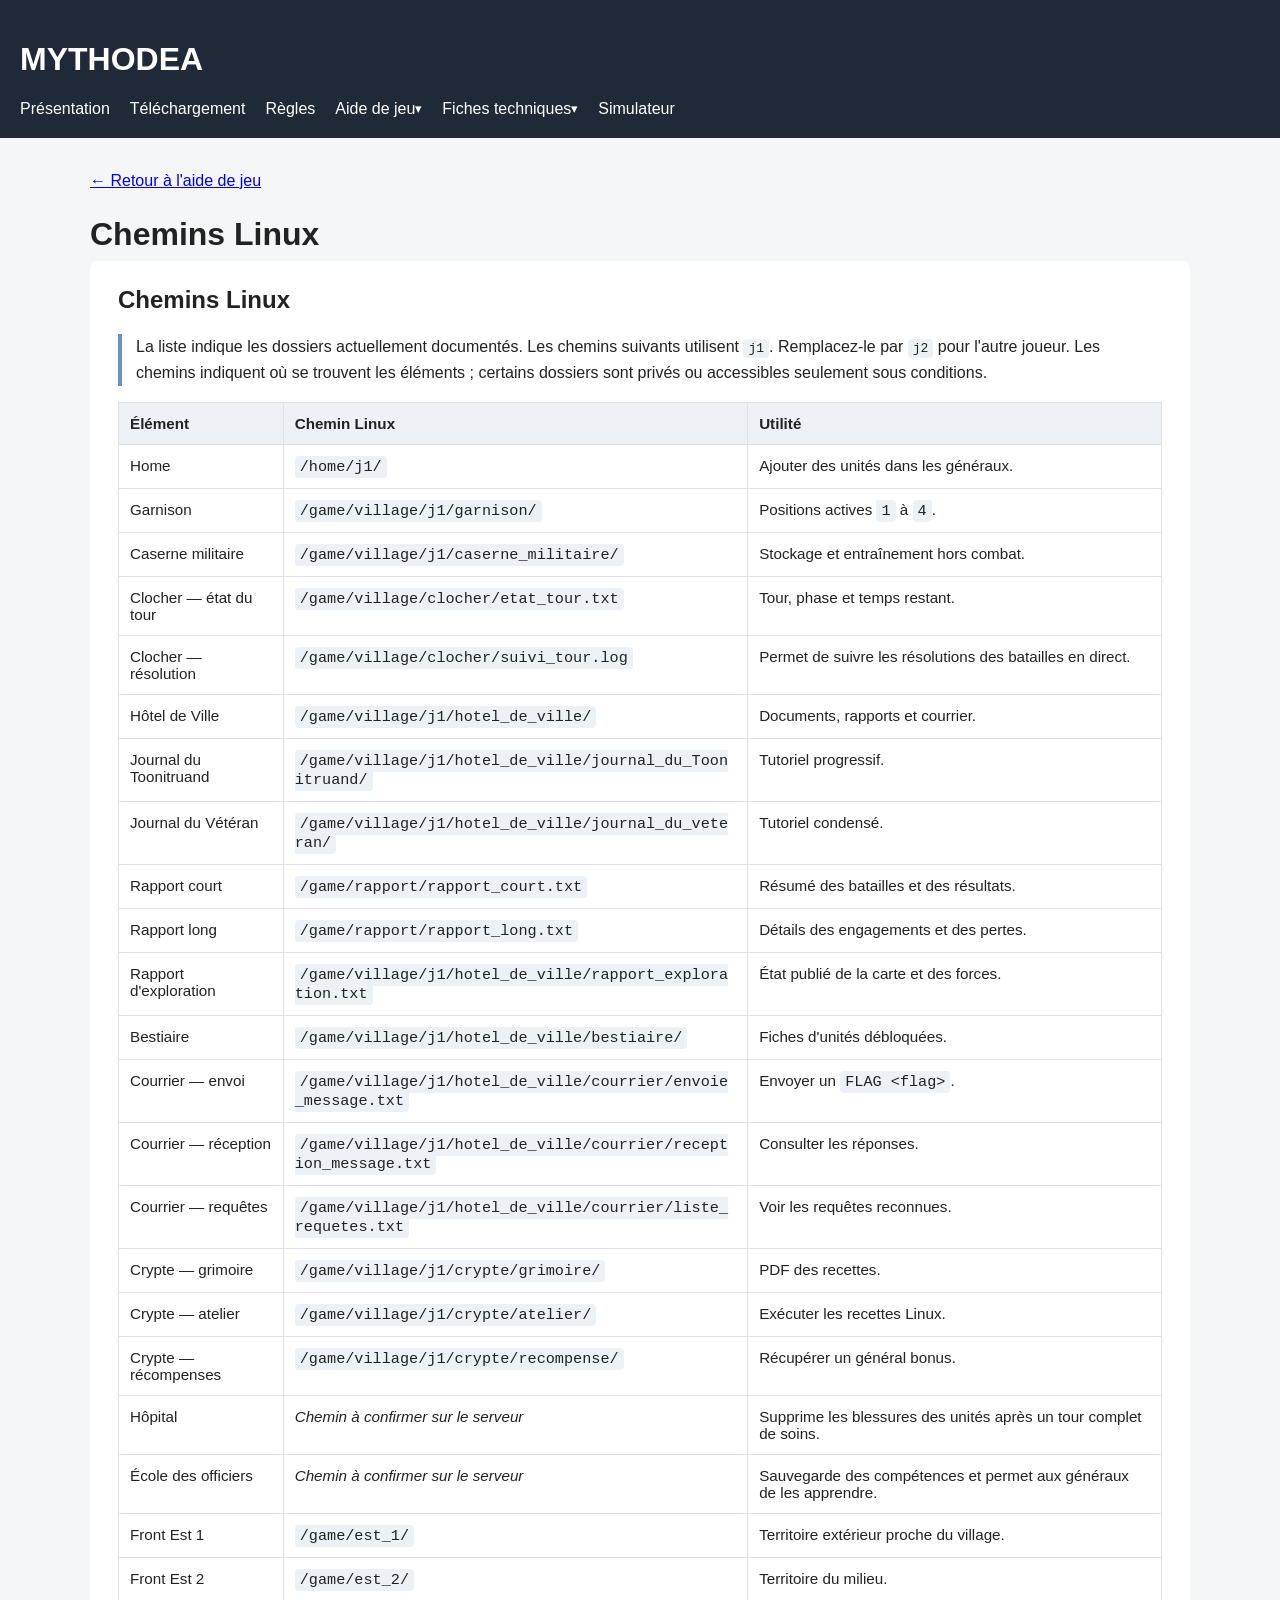
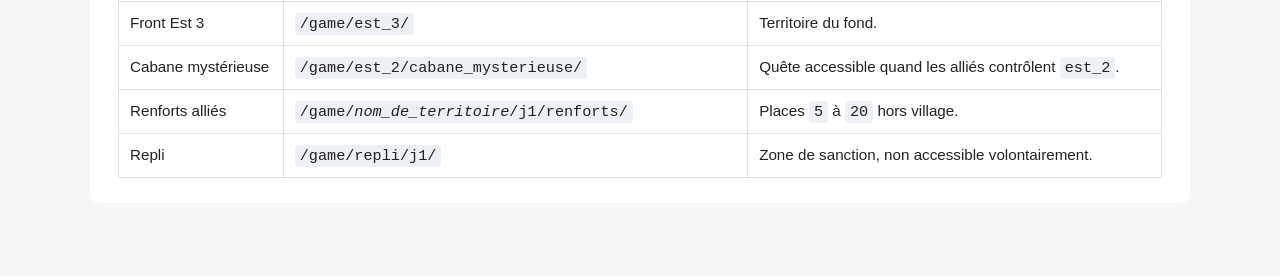
<file: .dev/simulator-work/chemins.html>
<!DOCTYPE html><html lang="fr"><head><meta charset="UTF-8"><meta name="viewport" content="width=device-width,initial-scale=1"><title>Chemins Linux — Mythodea</title><link rel="stylesheet" href="css/style.css"><style>
        .help { max-width: 1100px; margin: 30px auto; padding: 0 20px 50px; }
        .help h1 { margin-bottom: 8px; }
        .help p, .help li { line-height: 1.65; }
        .help section { padding: 25px 28px; }
        .help h2 { margin-top: 0; }
        .help h3 { margin-top: 25px; }
        .help code { background: #edf0f4; border-radius: 4px; padding: 2px 5px; overflow-wrap: anywhere; }
        .help pre { background: #202938; color: #f1f5f9; border-radius: 6px; padding: 16px; overflow-x: auto; line-height: 1.55; }
        .help pre code { background: none; padding: 0; color: inherit; white-space: pre; }
        .help table { width: 100%; border-collapse: collapse; font-size: .95rem; }
        .help th, .help td { padding: 12px 11px; text-align: left; vertical-align: top; border: 1px solid #dce1e8; }
        .help th { background: #edf0f4; }
        .help .table-scroll { overflow-x: auto; }
        .subnav { display: flex; flex-wrap: wrap; gap: 10px; margin: 20px 0; }
        .subnav button { padding: 10px 16px; border: 1px solid #bcc7d3; border-radius: 6px; cursor: pointer; font: inherit; background: white; color: #202938; }
        .subnav button[aria-selected="true"] { background: #202938; color: white; border-color: #202938; }
        .subnav button:focus-visible { outline: 3px solid #7eacdf; outline-offset: 2px; }
        .help section[hidden] { display: none; }
        .map-visual { display: grid; grid-template-columns: repeat(5, minmax(130px, 1fr)); gap: 10px; margin: 22px 0 14px; }
        .map-node { border: 2px solid #d0d8e2; border-radius: 9px; background: #f8fafc; padding: 16px 10px; text-align: center; position: relative; min-width: 0; }
        .map-node:not(:last-child)::after { content: "↔"; position: absolute; right: -14px; top: 40%; z-index: 1; font-size: 22px; font-weight: bold; color: #465467; background: white; line-height: 1; }
        .map-node strong { display: block; font-size: 1.02rem; }
        .map-node small { display: block; margin-top: 7px; color: #475569; }
        .map-node code { font-size: .83rem; }
        .map-node.village { border-color: #6d91bb; background: #eaf2ff; }
        .map-node.special { border-style: dashed; }
        .map-legend { display: flex; flex-wrap: wrap; gap: 16px; font-size: .92rem; margin-bottom: 18px; }
        .legend-swatch { display: inline-block; width: 13px; height: 13px; margin-right: 5px; border: 2px solid #d0d8e2; border-radius: 3px; vertical-align: -2px; }
        .legend-swatch.village { border-color: #6d91bb; background: #eaf2ff; }
        .legend-swatch.special { border-style: dashed; }
        .muted { color: #475569; }
        .quick { border-left: 4px solid #6d91bb; padding-left: 14px; }
        @media (max-width: 800px) { .map-visual { display: flex; flex-direction: column; gap: 12px; } .map-node:not(:last-child)::after { content: "↕"; bottom: -20px; top: auto; right: calc(50% - 9px); } }
        @media (max-width: 650px) { .help { padding: 0 12px 35px; } .help section { padding: 17px; } }
    </style>
<style id="mythodea-help-nav">
nav .help-menu{display:inline-flex;position:relative;align-items:center;vertical-align:baseline;font:inherit;line-height:inherit}
nav .help-menu>summary{display:inline-flex;align-items:center;cursor:pointer;padding:0;list-style:none;user-select:none;font:inherit;line-height:inherit;color:inherit}
nav .help-menu>summary::-webkit-details-marker{display:none}
nav .help-menu>summary::after{content:" ▾";font-size:.8em}
nav .help-menu[open]>summary,nav .help-menu>summary:focus-visible{outline:2px solid #6d91bb;outline-offset:2px}
nav .help-menu .help-dropdown{position:absolute;z-index:1000;top:100%;left:0;min-width:185px;display:flex;flex-direction:column;padding:6px;background:#202938;border:1px solid #64748b;border-radius:7px;box-shadow:0 5px 15px #0003}
nav .help-dropdown a{display:block!important;white-space:nowrap;padding:9px 12px!important;color:#fff!important;text-decoration:none}
nav .help-dropdown a:hover,nav .help-dropdown a:focus-visible{background:#41526d;color:#fff!important}
@media(max-width:650px){nav .help-menu .help-dropdown{left:auto;right:0;max-width:90vw}}
</style>
<script src="js/main.js" defer></script></head><body><header><h1>MYTHODEA</h1><nav aria-label="Navigation principale"><a href="index.html">Présentation</a><a href="telechargement.html">Téléchargement</a><a href="regles.html">Règles</a><details class="help-menu"><summary>Aide de jeu</summary><div class="help-dropdown"><a href="carte.html">Carte du jeu</a><a href="batiments.html">Bâtiments</a><a href="chemins.html">Chemins Linux</a><a href="bestiaire.html">Bestiaire</a><a href="etiquettes.html">Étiquettes</a><a href="quetes.html">Quêtes</a></div></details><details class="help-menu"><summary>Fiches techniques</summary><div class="help-dropdown"><a href="fiches-unites.html">Fiches des unités</a><a href="etiquettes.html">Guide des étiquettes</a></div></details><a href="simulateur.html">Simulateur</a></nav></header><main class="help"><p><a href="aide.html">← Retour à l'aide de jeu</a></p><h1>Chemins Linux</h1><section id="chemins">
            <h2>Chemins Linux</h2>
            <p class="quick">La liste indique les dossiers actuellement documentés. Les chemins suivants utilisent <code>j1</code>. Remplacez-le par <code>j2</code> pour l'autre joueur. Les chemins indiquent où se trouvent les éléments ; certains dossiers sont privés ou accessibles seulement sous conditions.</p>
            <div class="table-scroll"><table>
                <thead><tr><th>Élément</th><th>Chemin Linux</th><th>Utilité</th></tr></thead>
                <tbody>
                    <tr><td>Home</td><td><code>/home/j1/</code></td><td>Ajouter des unités dans les généraux.</td></tr>
                    <tr><td>Garnison</td><td><code>/game/village/j1/garnison/</code></td><td>Positions actives <code>1</code> à <code>4</code>.</td></tr>
                    <tr><td>Caserne militaire</td><td><code>/game/village/j1/caserne_militaire/</code></td><td>Stockage et entraînement hors combat.</td></tr>
                    <tr><td>Clocher — état du tour</td><td><code>/game/village/clocher/etat_tour.txt</code></td><td>Tour, phase et temps restant.</td></tr>
                    <tr><td>Clocher — résolution</td><td><code>/game/village/clocher/suivi_tour.log</code></td><td>Permet de suivre les résolutions des batailles en direct.</td></tr>
                    <tr><td>Hôtel de Ville</td><td><code>/game/village/j1/hotel_de_ville/</code></td><td>Documents, rapports et courrier.</td></tr>
                    <tr><td>Journal du Toonitruand</td><td><code>/game/village/j1/hotel_de_ville/journal_du_Toonitruand/</code></td><td>Tutoriel progressif.</td></tr>
                    <tr><td>Journal du Vétéran</td><td><code>/game/village/j1/hotel_de_ville/journal_du_veteran/</code></td><td>Tutoriel condensé.</td></tr>
                    <tr><td>Rapport court</td><td><code>/game/rapport/rapport_court.txt</code></td><td>Résumé des batailles et des résultats.</td></tr>
                    <tr><td>Rapport long</td><td><code>/game/rapport/rapport_long.txt</code></td><td>Détails des engagements et des pertes.</td></tr>
                    <tr><td>Rapport d'exploration</td><td><code>/game/village/j1/hotel_de_ville/rapport_exploration.txt</code></td><td>État publié de la carte et des forces.</td></tr>
                    <tr><td>Bestiaire</td><td><code>/game/village/j1/hotel_de_ville/bestiaire/</code></td><td>Fiches d'unités débloquées.</td></tr>
                    <tr><td>Courrier — envoi</td><td><code>/game/village/j1/hotel_de_ville/courrier/envoie_message.txt</code></td><td>Envoyer un <code>FLAG &lt;flag&gt;</code>.</td></tr>
                    <tr><td>Courrier — réception</td><td><code>/game/village/j1/hotel_de_ville/courrier/reception_message.txt</code></td><td>Consulter les réponses.</td></tr>
                    <tr><td>Courrier — requêtes</td><td><code>/game/village/j1/hotel_de_ville/courrier/liste_requetes.txt</code></td><td>Voir les requêtes reconnues.</td></tr>
                    <tr><td>Crypte — grimoire</td><td><code>/game/village/j1/crypte/grimoire/</code></td><td>PDF des recettes.</td></tr>
                    <tr><td>Crypte — atelier</td><td><code>/game/village/j1/crypte/atelier/</code></td><td>Exécuter les recettes Linux.</td></tr>
                    <tr><td>Crypte — récompenses</td><td><code>/game/village/j1/crypte/recompense/</code></td><td>Récupérer un général bonus.</td></tr>
                    <tr><td>Hôpital</td><td><em>Chemin à confirmer sur le serveur</em></td><td>Supprime les blessures des unités après un tour complet de soins.</td></tr>
                    <tr><td>École des officiers</td><td><em>Chemin à confirmer sur le serveur</em></td><td>Sauvegarde des compétences et permet aux généraux de les apprendre.</td></tr>
                    <tr><td>Front Est 1</td><td><code>/game/est_1/</code></td><td>Territoire extérieur proche du village.</td></tr>
                    <tr><td>Front Est 2</td><td><code>/game/est_2/</code></td><td>Territoire du milieu.</td></tr>
                    <tr><td>Front Est 3</td><td><code>/game/est_3/</code></td><td>Territoire du fond.</td></tr>
                    <tr><td>Cabane mystérieuse</td><td><code>/game/est_2/cabane_mysterieuse/</code></td><td>Quête accessible quand les alliés contrôlent <code>est_2</code>.</td></tr>
                    <tr><td>Renforts alliés</td><td><code>/game/<em>nom_de_territoire</em>/j1/renforts/</code></td><td>Places <code>5</code> à <code>20</code> hors village.</td></tr>
                    <tr><td>Repli</td><td><code>/game/repli/j1/</code></td><td>Zone de sanction, non accessible volontairement.</td></tr>
                </tbody>
            </table></div>
        </section></main></body></html>
</file>
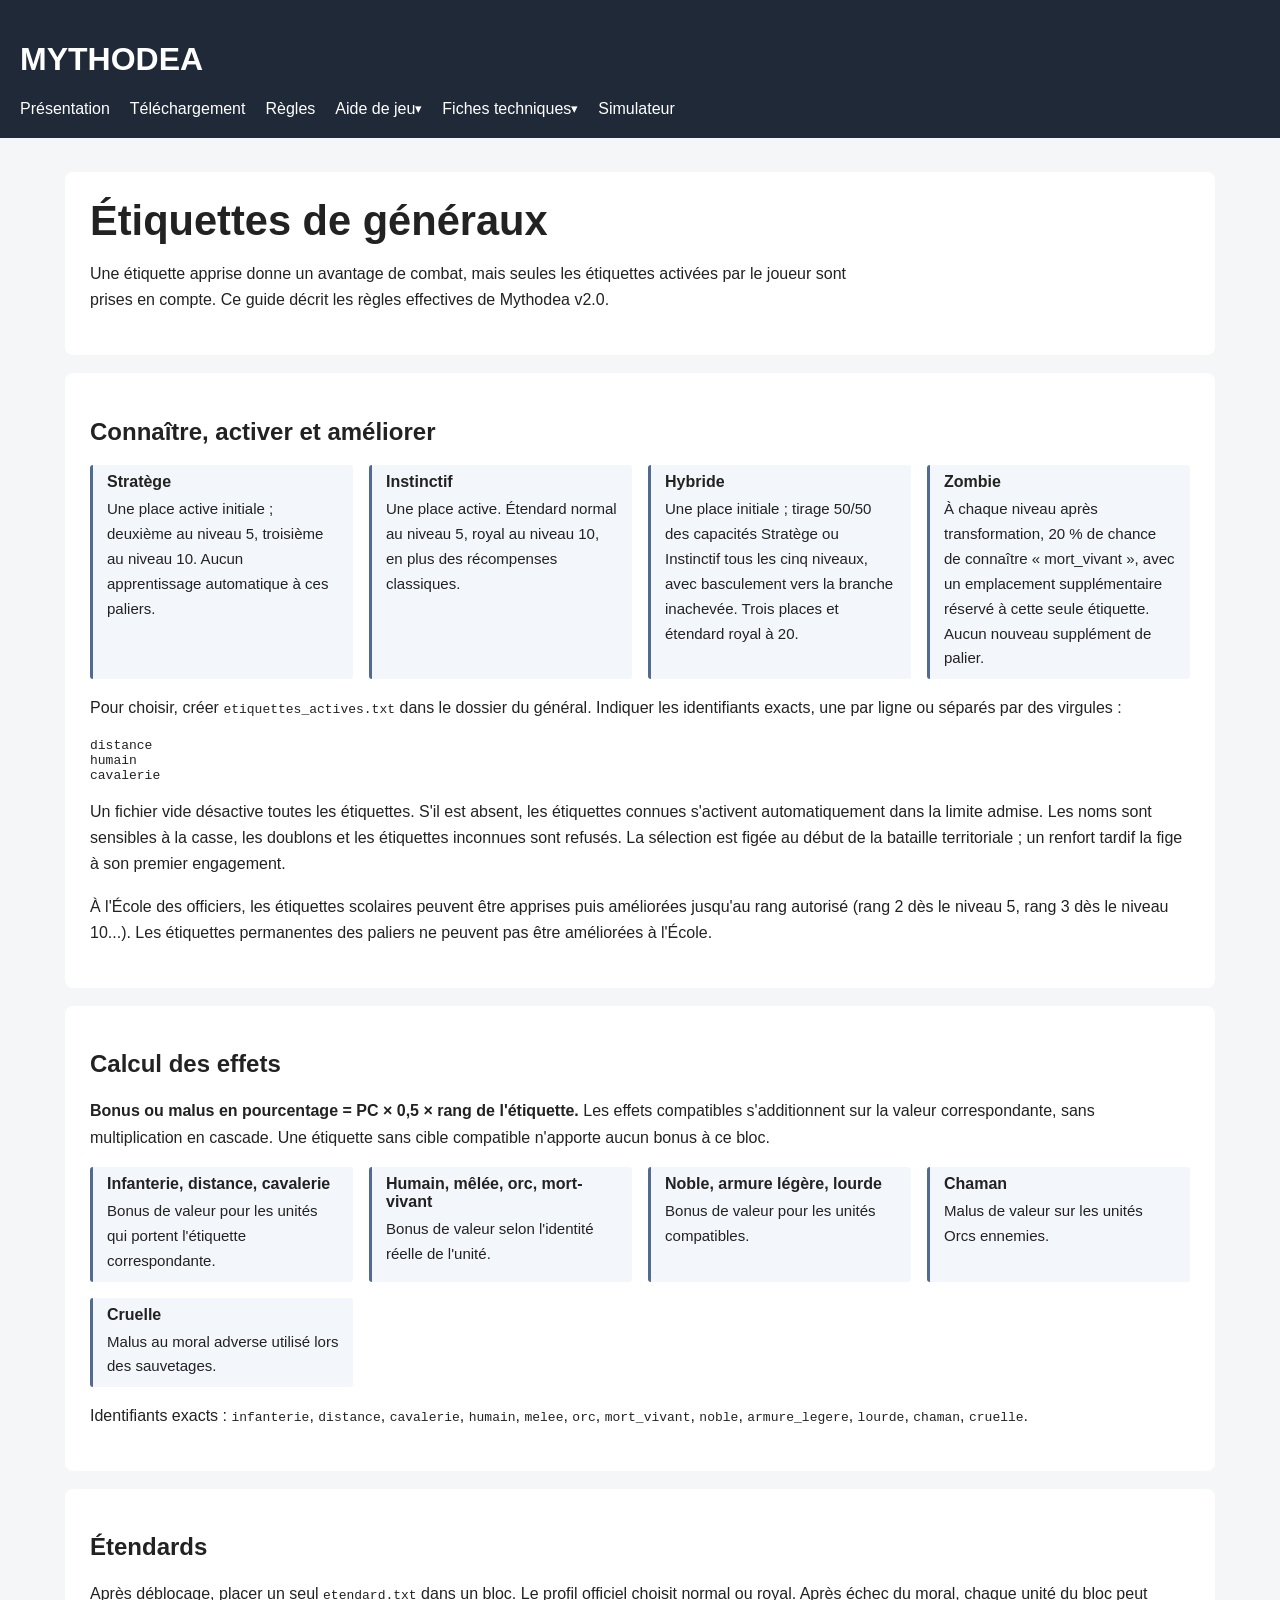
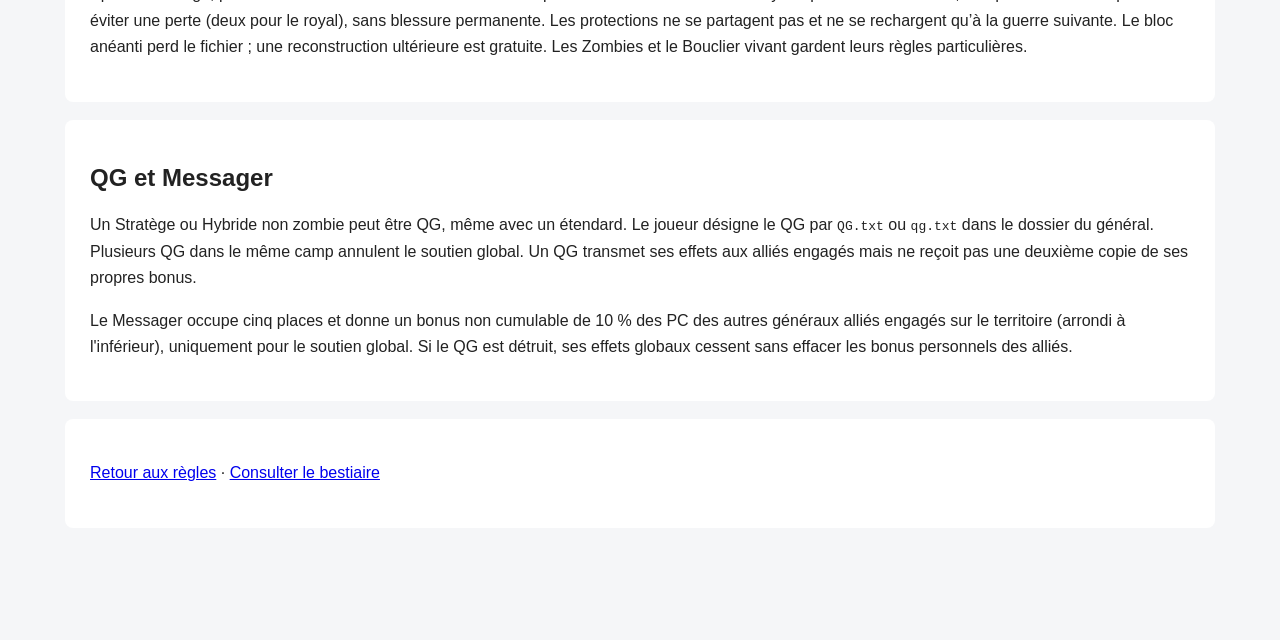
<file: .dev/simulator-work/etiquettes.html>
<!DOCTYPE html>
<html lang="fr"><head><meta charset="utf-8"><meta name="viewport" content="width=device-width,initial-scale=1">
<title>Étiquettes — Mythodea V2</title><meta name="description" content="Guide des étiquettes de généraux, activation, QG et Messager."><link rel="stylesheet" href="css/style.css"><script src="js/main.js" defer></script>
<style>
nav .help-menu{display:inline-flex;position:relative;align-items:center;vertical-align:baseline;font:inherit}
nav .help-menu>summary{display:inline-flex;cursor:pointer;list-style:none;color:inherit}
nav .help-menu>summary::after{content:" ▾";font-size:.8em}
nav .help-menu>summary::-webkit-details-marker{display:none}
nav .help-menu .help-dropdown{position:absolute;z-index:1000;top:100%;left:0;min-width:190px;display:flex;flex-direction:column;padding:6px;background:#202938;border:1px solid #64748b;border-radius:7px;box-shadow:0 5px 15px #0003}
nav .help-dropdown a{display:block;white-space:nowrap;padding:9px 12px;color:white;text-decoration:none}nav .help-dropdown a:hover{background:#41526d}
.ordres-main{max-width:1150px;margin:34px auto;padding:0 18px 60px}.ordres-main section{padding:25px;margin-bottom:18px}.ordres-main p{line-height:1.65}
.hero h2{font-size:clamp(1.7rem,4vw,2.6rem);margin:0 0 12px}.intro{max-width:770px}
.rules-grid{display:grid;grid-template-columns:repeat(auto-fit,minmax(230px,1fr));gap:16px}.rule{border-left:3px solid #526a90;padding:8px 14px;background:#f3f6fa;border-radius:3px}
.rule strong{display:block;margin-bottom:6px}.rule p{margin:0;font-size:.94rem}
.controls{display:flex;flex-wrap:wrap;gap:12px;align-items:center;margin:18px 0 24px}.controls input,.controls select{padding:11px 12px;border:1px solid #a6b4c6;border-radius:8px;background:white;font:inherit;color:#203045}.controls input{flex:1 1 270px;min-width:0}.controls select{flex:0 1 240px}
.cards{display:grid;grid-template-columns:repeat(auto-fill,minmax(270px,1fr));gap:16px}.ordre{border:1px solid #d6dfe8;border-radius:10px;padding:19px;background:#f9fbfe;box-shadow:0 2px 8px #18253d0b}.ordre h3{margin:12px 0;font-size:1.17rem}.ordre p{margin:0;font-size:.95rem}.ordre[hidden]{display:none}
.meta{display:flex;justify-content:space-between;align-items:center;gap:10px;color:#4c607b;font-size:.84rem;font-weight:600}.number{font-variant-numeric:tabular-nums;color:#8897a7}
.empty[hidden]{display:none}.footer-note{font-size:.87rem;color:#526078;margin-top:22px}
@media(max-width:650px){.ordres-main section{padding:18px}nav .help-menu .help-dropdown{left:auto;right:0}}
</style></head><body><header><h1>MYTHODEA</h1><nav aria-label="Navigation principale"><a href="index.html">Présentation</a><a href="telechargement.html">Téléchargement</a><a href="regles.html">Règles</a><details class="help-menu"><summary>Aide de jeu</summary><div class="help-dropdown"><a href="carte.html">Carte du jeu</a><a href="batiments.html">Bâtiments</a><a href="chemins.html">Chemins Linux</a><a href="bestiaire.html">Bestiaire</a><a href="etiquettes.html" aria-current="page">Étiquettes</a><a href="quetes.html">Quêtes</a></div></details><details class="help-menu"><summary>Fiches techniques</summary><div class="help-dropdown"><a href="fiches-unites.html">Fiches des unités</a><a href="etiquettes.html">Guide des étiquettes</a></div></details><a href="simulateur.html">Simulateur</a></nav></header>
<main class="ordres-main">
<section class="hero"><h2>Étiquettes de généraux</h2><p class="intro">Une étiquette apprise donne un avantage de combat, mais seules les étiquettes activées par le joueur sont prises en compte. Ce guide décrit les règles effectives de Mythodea v2.0.</p></section>
<section><h2>Connaître, activer et améliorer</h2><div class="rules-grid">
<div class="rule"><strong>Stratège</strong><p>Une place active initiale ; deuxième au niveau 5, troisième au niveau 10. Aucun apprentissage automatique à ces paliers.</p></div>
<div class="rule"><strong>Instinctif</strong><p>Une place active. Étendard normal au niveau 5, royal au niveau 10, en plus des récompenses classiques.</p></div>
<div class="rule"><strong>Hybride</strong><p>Une place initiale ; tirage 50/50 des capacités Stratège ou Instinctif tous les cinq niveaux, avec basculement vers la branche inachevée. Trois places et étendard royal à 20.</p></div>
<div class="rule"><strong>Zombie</strong><p>À chaque niveau après transformation, 20 % de chance de connaître « mort_vivant », avec un emplacement supplémentaire réservé à cette seule étiquette. Aucun nouveau supplément de palier.</p></div></div>
<p>Pour choisir, créer <code>etiquettes_actives.txt</code> dans le dossier du général. Indiquer les identifiants exacts, une par ligne ou séparés par des virgules :</p>
<pre><code>distance
humain
cavalerie</code></pre>
<p>Un fichier vide désactive toutes les étiquettes. S'il est absent, les étiquettes connues s'activent automatiquement dans la limite admise. Les noms sont sensibles à la casse, les doublons et les étiquettes inconnues sont refusés. La sélection est figée au début de la bataille territoriale ; un renfort tardif la fige à son premier engagement.</p>
<p>À l'École des officiers, les étiquettes scolaires peuvent être apprises puis améliorées jusqu'au rang autorisé (rang 2 dès le niveau 5, rang 3 dès le niveau 10...). Les étiquettes permanentes des paliers ne peuvent pas être améliorées à l'École.</p></section>
<section><h2>Calcul des effets</h2>
<p><strong>Bonus ou malus en pourcentage = PC × 0,5 × rang de l'étiquette.</strong> Les effets compatibles s'additionnent sur la valeur correspondante, sans multiplication en cascade. Une étiquette sans cible compatible n'apporte aucun bonus à ce bloc.</p>
<div class="rules-grid">
<div class="rule"><strong>Infanterie, distance, cavalerie</strong><p>Bonus de valeur pour les unités qui portent l'étiquette correspondante.</p></div>
<div class="rule"><strong>Humain, mêlée, orc, mort-vivant</strong><p>Bonus de valeur selon l'identité réelle de l'unité.</p></div>
<div class="rule"><strong>Noble, armure légère, lourde</strong><p>Bonus de valeur pour les unités compatibles.</p></div>
<div class="rule"><strong>Chaman</strong><p>Malus de valeur sur les unités Orcs ennemies.</p></div>
<div class="rule"><strong>Cruelle</strong><p>Malus au moral adverse utilisé lors des sauvetages.</p></div></div>
<p>Identifiants exacts : <code>infanterie</code>, <code>distance</code>, <code>cavalerie</code>, <code>humain</code>, <code>melee</code>, <code>orc</code>, <code>mort_vivant</code>, <code>noble</code>, <code>armure_legere</code>, <code>lourde</code>, <code>chaman</code>, <code>cruelle</code>.</p></section>
<section><h2>Étendards</h2><p>Après déblocage, placer un seul <code>etendard.txt</code> dans un bloc. Le profil officiel choisit normal ou royal. Après échec du moral, chaque unité du bloc peut éviter une perte (deux pour le royal), sans blessure permanente. Les protections ne se partagent pas et ne se rechargent qu’à la guerre suivante. Le bloc anéanti perd le fichier ; une reconstruction ultérieure est gratuite. Les Zombies et le Bouclier vivant gardent leurs règles particulières.</p></section>
<section><h2>QG et Messager</h2><p>Un Stratège ou Hybride non zombie peut être QG, même avec un étendard. Le joueur désigne le QG par <code>QG.txt</code> ou <code>qg.txt</code> dans le dossier du général. Plusieurs QG dans le même camp annulent le soutien global. Un QG transmet ses effets aux alliés engagés mais ne reçoit pas une deuxième copie de ses propres bonus.</p>
<p>Le Messager occupe cinq places et donne un bonus non cumulable de 10 % des PC des autres généraux alliés engagés sur le territoire (arrondi à l'inférieur), uniquement pour le soutien global. Si le QG est détruit, ses effets globaux cessent sans effacer les bonus personnels des alliés.</p></section>
<section><p><a href="regles.html">Retour aux règles</a> · <a href="bestiaire.html">Consulter le bestiaire</a></p></section></main></body></html>
</file>
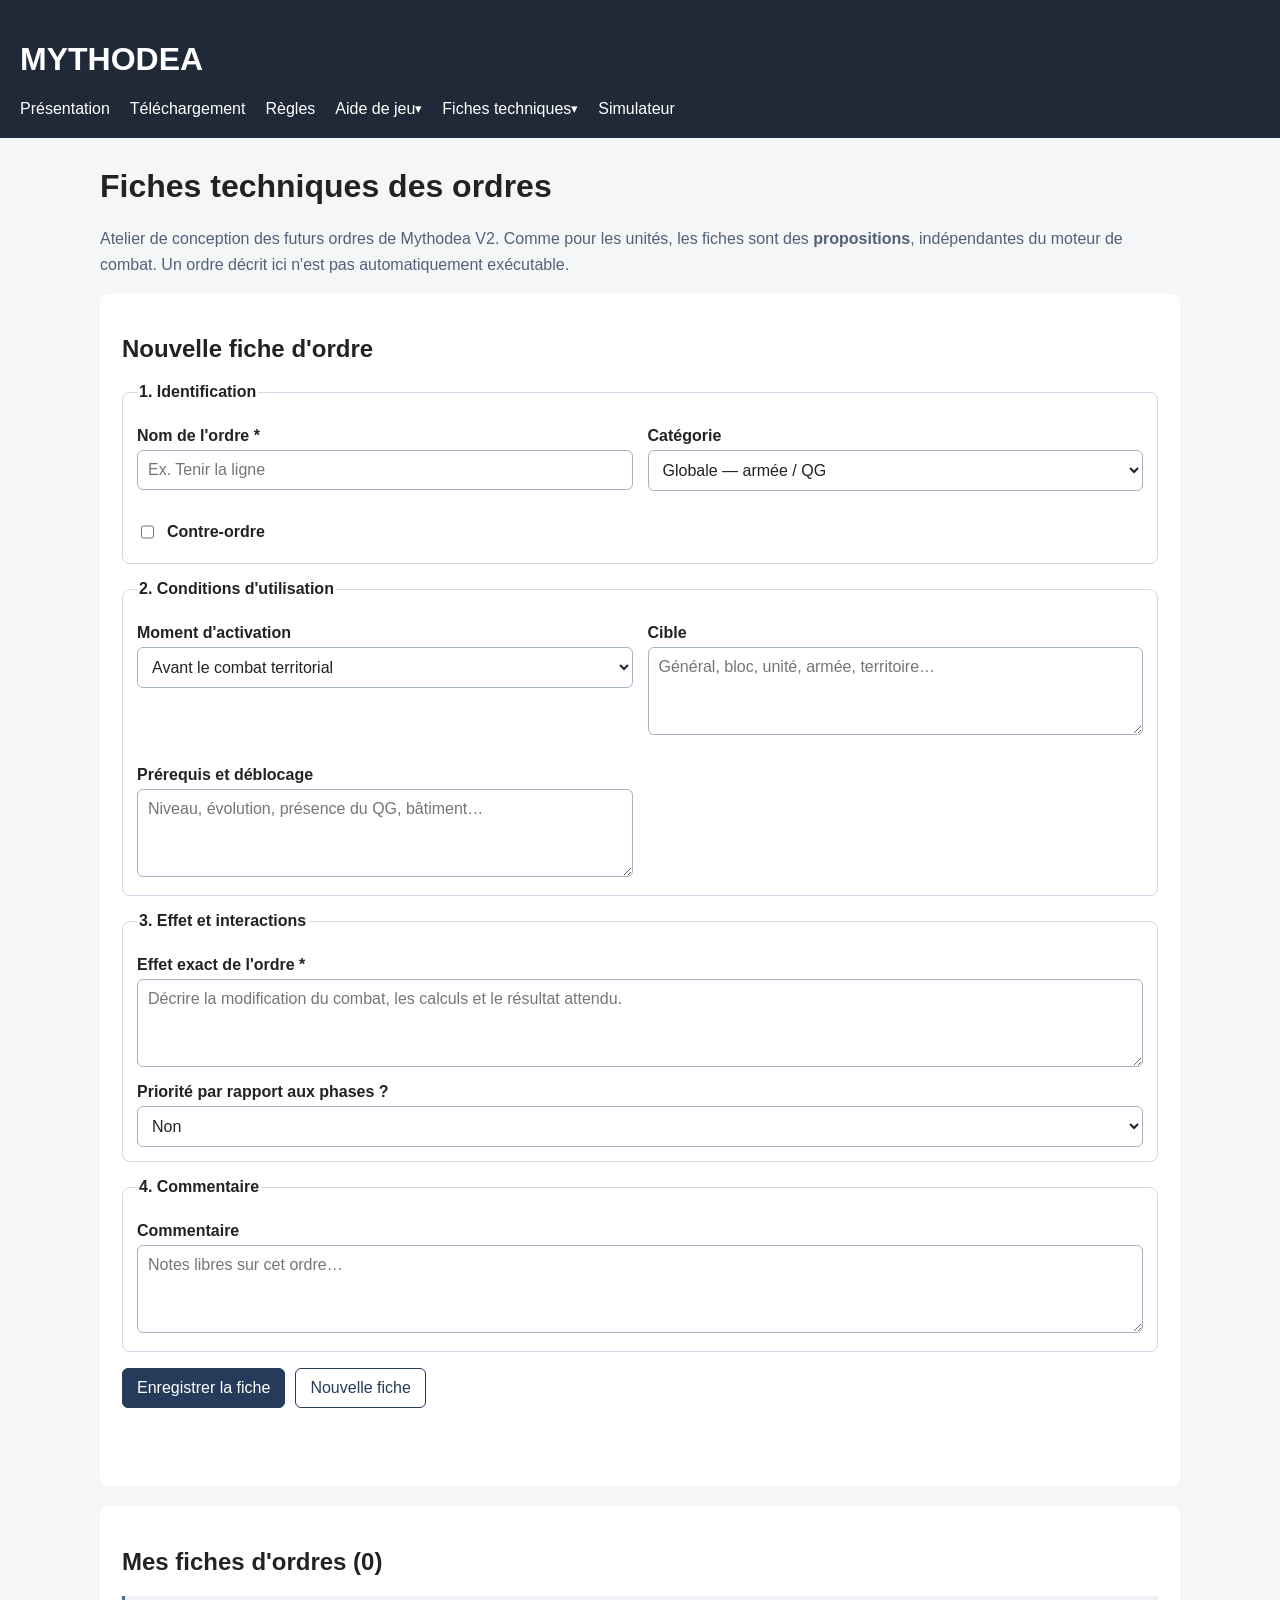
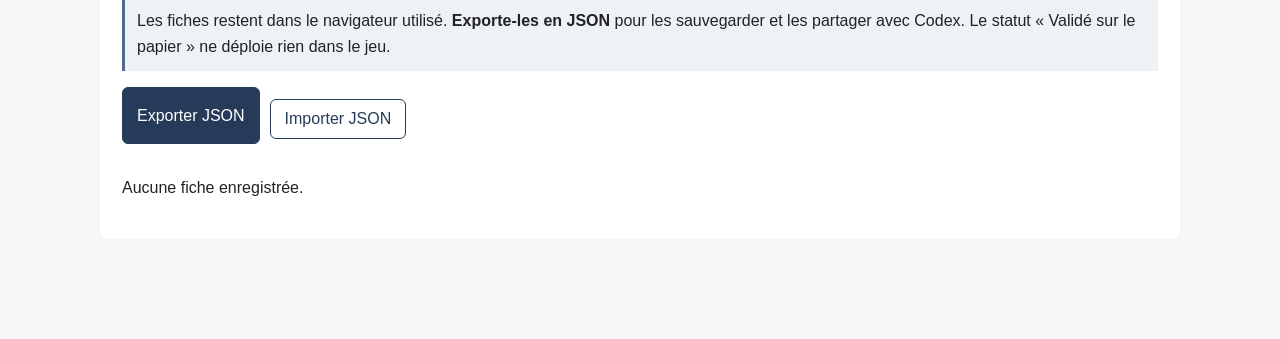
<file: .dev/simulator-work/fiches-ordres.html>
<!DOCTYPE html>
<html lang="fr"><head><meta charset="UTF-8"><meta name="viewport" content="width=device-width,initial-scale=1">
<title>Fiches techniques des ordres — Mythodea</title><link rel="stylesheet" href="css/style.css">
<style>
nav .help-menu{display:inline-flex;position:relative;align-items:center;vertical-align:baseline;font:inherit;line-height:inherit}
nav .help-menu>summary{display:inline-flex;align-items:center;cursor:pointer;list-style:none;font:inherit;color:inherit}
nav .help-menu>summary::-webkit-details-marker{display:none}
nav .help-menu>summary::after{content:" ▾";font-size:.8em}
nav .help-menu .help-dropdown{position:absolute;z-index:1000;top:100%;left:0;min-width:190px;display:flex;flex-direction:column;padding:6px;background:#202938;border:1px solid #64748b;border-radius:7px;box-shadow:0 5px 15px #0003}
nav .help-dropdown a{white-space:nowrap;padding:9px 12px;color:#fff;text-decoration:none}
nav .help-dropdown a:hover,nav .help-dropdown a:focus-visible{background:#41526d}
main.fiches{max-width:1080px;margin:30px auto;padding:0 18px 50px}.fiches section{padding:22px}
.fiches p{line-height:1.6}.fiches .muted{color:#526078}
.fiches .cols{display:grid;grid-template-columns:repeat(2,minmax(0,1fr));gap:15px}
.fiches label{display:block;font-weight:600;margin:12px 0 5px}.fiches input,.fiches select,.fiches textarea{box-sizing:border-box;width:100%;padding:10px;border:1px solid #a5b3c4;border-radius:6px;font:inherit;background:white;color:#222}
.fiches textarea{min-height:88px;resize:vertical}.fiches fieldset{border:1px solid #d0d9e5;border-radius:8px;padding:14px;margin:16px 0}.fiches legend{font-weight:700}
.fiches button,.fiches .file-label{border:1px solid #263b59;background:#263b59;color:white;border-radius:6px;padding:10px 14px;cursor:pointer;font:inherit}
.fiches button.secondary,.fiches .file-label.secondary{background:white;color:#263b59}
.fiches .actions{display:flex;flex-wrap:wrap;gap:10px;margin:15px 0}.fiches .cards{display:grid;grid-template-columns:repeat(auto-fill,minmax(250px,1fr));gap:12px}
.fiches .card{border:1px solid #d8dfeb;padding:14px;border-radius:8px;background:#f8fafc}.fiches .card p{overflow-wrap:anywhere}
.fiches .inline-choice{display:inline-flex;align-items:center;gap:10px;margin-top:14px}.fiches input[type="checkbox"]{width:auto;height:18px;accent-color:#263b59}.fiches [hidden]{display:none!important}
.fiches .notice{padding:12px;background:#eef2f7;border-left:3px solid #506a90}.fiches .status{min-height:1.5em}
@media(max-width:650px){.fiches .cols{grid-template-columns:1fr}.fiches section{padding:15px}}
</style><script src="js/main.js" defer></script></head><body>
<header><h1>MYTHODEA</h1><nav aria-label="Navigation principale"><a href="index.html">Présentation</a><a href="telechargement.html">Téléchargement</a><a href="regles.html">Règles</a><details class="help-menu"><summary>Aide de jeu</summary><div class="help-dropdown"><a href="carte.html">Carte du jeu</a><a href="batiments.html">Bâtiments</a><a href="chemins.html">Chemins Linux</a><a href="bestiaire.html">Bestiaire</a><a href="ordres.html">Ordres</a><a href="quetes.html">Quêtes</a></div></details><details class="help-menu"><summary>Fiches techniques</summary><div class="help-dropdown"><a href="fiches-unites.html">Fiches des unités</a><a href="fiches-ordres.html">Fiches des ordres</a></div></details><a href="simulateur.html">Simulateur</a></nav></header>
<main class="fiches">
<h1>Fiches techniques des ordres</h1>
<p class="muted">Atelier de conception des futurs ordres de Mythodea V2. Comme pour les unités, les fiches sont des <strong>propositions</strong>, indépendantes du moteur de combat. Un ordre décrit ici n'est pas automatiquement exécutable.</p>
<section><h2 id="form-title">Nouvelle fiche d'ordre</h2>
<form id="fiche-form">
<fieldset><legend>1. Identification</legend><div class="cols">
<div><label for="nom">Nom de l'ordre *</label><input id="nom" maxlength="100" required placeholder="Ex. Tenir la ligne"></div>
<div><label for="categorie">Catégorie</label><select id="categorie"><option value="globale">Globale — armée / QG</option><option value="duel">Duel — affrontement de généraux</option><option value="individuelle">Individuelle — un général</option></select></div>
<div><label class="inline-choice" for="contre-ordre"><input id="contre-ordre" type="checkbox"> Contre-ordre</label></div>
</div></fieldset>
<fieldset><legend>2. Conditions d'utilisation</legend><div class="cols">
<div><label for="declenchement">Moment d'activation</label><select id="declenchement"><option>Avant le combat territorial</option><option>Avant le duel</option><option>Avant le choc initial</option><option>Après le choc initial</option><option>Manœuvre</option><option>Après un affrontement</option><option>À la défaite / retraite</option><option>Autre (préciser)</option></select></div>
<div><label for="portee">Cible</label><textarea id="portee" placeholder="Général, bloc, unité, armée, territoire…"></textarea></div>
<div><label for="prerequis">Prérequis et déblocage</label><textarea id="prerequis" placeholder="Niveau, évolution, présence du QG, bâtiment…"></textarea></div></div>

</fieldset>
<fieldset><legend>3. Effet et interactions</legend>
<label for="effet">Effet exact de l'ordre *</label><textarea id="effet" required placeholder="Décrire la modification du combat, les calculs et le résultat attendu."></textarea>
<label for="priorite-active">Priorité par rapport aux phases ?</label>
<select id="priorite-active"><option value="non" selected>Non</option><option value="oui">Oui</option></select>
<div id="priorite-champ" hidden><label for="priorite">Décrire la priorité</label><textarea id="priorite" placeholder="À quel moment l'ordre intervient-il par rapport aux autres phases ?"></textarea></div>
</fieldset>
<fieldset><legend>4. Commentaire</legend><label for="commentaire">Commentaire</label><textarea id="commentaire" placeholder="Notes libres sur cet ordre…"></textarea></fieldset><div class="actions"><button type="submit">Enregistrer la fiche</button><button type="button" class="secondary" id="nouveau">Nouvelle fiche</button></div></form>
<p id="message" class="status" role="status" aria-live="polite"></p></section>
<section><h2>Mes fiches d'ordres (<span id="compteur">0</span>)</h2>
<p class="notice">Les fiches restent dans le navigateur utilisé. <strong>Exporte-les en JSON</strong> pour les sauvegarder et les partager avec Codex. Le statut « Validé sur le papier » ne déploie rien dans le jeu.</p>
<div class="actions"><button id="exporter" type="button">Exporter JSON</button><label class="file-label secondary" for="importer">Importer JSON</label><input id="importer" type="file" accept=".json,application/json" hidden></div><div id="liste" class="cards"></div></section>
</main>
<script>
(()=>{'use strict';
const KEY='mythodea_ordres_brouillons_v1',ids=['nom','categorie','declenchement','portee','prerequis','effet','priorite','commentaire'];
const $=id=>document.getElementById(id);let fiches=[],edition=null;
try{const x=JSON.parse(localStorage.getItem(KEY)||'[]');if(Array.isArray(x))fiches=x.filter(o=>o&&typeof o==='object').slice(0,500)}catch(_){$('message').textContent='Lecture des données locales impossible.'}
function sauver(){try{localStorage.setItem(KEY,JSON.stringify(fiches));return true}catch(_){$('message').textContent='Stockage indisponible : exporte tes fiches.';return false}}
function affichePriorite(){$('priorite-champ').hidden=$('priorite-active').value!=='oui'}
$('priorite-active').addEventListener('change',affichePriorite);
function lire(){const o=Object.fromEntries(ids.map(id=>[id,$(id).value.trim()]));o.contre_ordre=$('contre-ordre').checked;o.priorite_active=$('priorite-active').value;if(o.priorite_active!=='oui')o.priorite='';return o}
function remplir(o){for(const id of ids)$(id).value=o[id]||'';if(!o.commentaire)o.commentaire=[o.questions,o.exemple].filter(Boolean).join('\n\n');$('commentaire').value=o.commentaire||'';$('contre-ordre').checked=!!o.contre_ordre;$('priorite-active').value=o.priorite_active||(o.priorite?'oui':'non');affichePriorite()}
function nouveau(){$('fiche-form').reset();edition=null;affichePriorite();$('form-title').textContent="Nouvelle fiche d'ordre"}
function bouton(label,fn){const b=document.createElement('button');b.type='button';b.textContent=label;b.className='secondary';b.addEventListener('click',fn);return b}
function para(parent,label,value){const p=document.createElement('p');const strong=document.createElement('strong');strong.textContent=label; p.append(strong,document.createTextNode(value));parent.append(p)}
function afficher(){const target=$('liste');target.replaceChildren();$('compteur').textContent=fiches.length;if(!fiches.length){const p=document.createElement('p');p.textContent="Aucune fiche enregistrée.";target.append(p);return}
fiches.forEach((f,i)=>{const card=document.createElement('article');card.className='card';const h=document.createElement('h3');h.textContent=f.nom||'Sans nom';card.append(h);para(card,'Catégorie : ',f.categorie||'/');para(card,'Contre-ordre : ',f.contre_ordre?'Oui':'Non');para(card,'Effet : ',f.effet||'/');const a=document.createElement('div');a.className='actions';a.append(bouton('Modifier',()=>{edition=i;remplir(f);$('form-title').textContent='Modifier : '+f.nom;window.scrollTo({top:0,behavior:'smooth'})}),bouton('Dupliquer',()=>{if(fiches.length>=500)return alert('Limite de 500 fiches.');fiches.push({...f,nom:f.nom+' (copie)'});sauver();afficher()}),bouton('Supprimer',()=>{if(confirm('Supprimer cette fiche ?')){fiches.splice(i,1);nouveau();sauver();afficher()}}));card.append(a);target.append(card)})}
$('fiche-form').addEventListener('submit',e=>{e.preventDefault();const v=lire();if(!v.nom||!v.effet)return;if(edition===null){if(fiches.length>=500)return $('message').textContent='Limite de 500 fiches.';fiches.push(v)}else fiches[edition]=v;const ok=sauver();afficher();$('message').textContent=ok?'Fiche enregistrée dans ce navigateur.':'Fiche modifiée, mais stockage impossible.';nouveau()});
$('nouveau').addEventListener('click',nouveau);
$('exporter').addEventListener('click',()=>{const blob=new Blob([JSON.stringify({version:1,type:'mythodea_ordres',fiches},null,2)],{type:'application/json'}),url=URL.createObjectURL(blob),a=document.createElement('a');a.href=url;a.download='mythodea-ordres.json';a.click();setTimeout(()=>URL.revokeObjectURL(url),1000)});
$('importer').addEventListener('change',async e=>{const file=e.target.files[0];if(!file)return;try{if(file.size>1024*1024)throw Error('Fichier trop volumineux.');const v=JSON.parse(await file.text());const a=Array.isArray(v)?v:v?.type==='mythodea_ordres'?v.fiches:null;if(!Array.isArray(a)||a.length>500||!a.every(x=>x&&typeof x==='object'&&typeof x.nom==='string'&&typeof x.effet==='string'))throw Error('Format de fiches invalide.');if(!confirm('Remplacer toutes les fiches locales par '+a.length+' fiches importées ?'))return;fiches=a.map(x=>({...Object.fromEntries(ids.map(id=>[id,typeof x[id]==='string'?x[id].slice(0,10000):''])),contre_ordre:!!x.contre_ordre,priorite_active:x.priorite_active==='oui'||(!x.priorite_active&&x.priorite)?'oui':'non',commentaire:typeof x.commentaire==='string'?x.commentaire.slice(0,10000):[x.questions,x.exemple].filter(Boolean).join('\n\n')}));nouveau();sauver();afficher();$('message').textContent='Import terminé.'}catch(err){$('message').textContent=err.message}finally{e.target.value=''}});
afficher();
})();
</script></body></html>
</file>
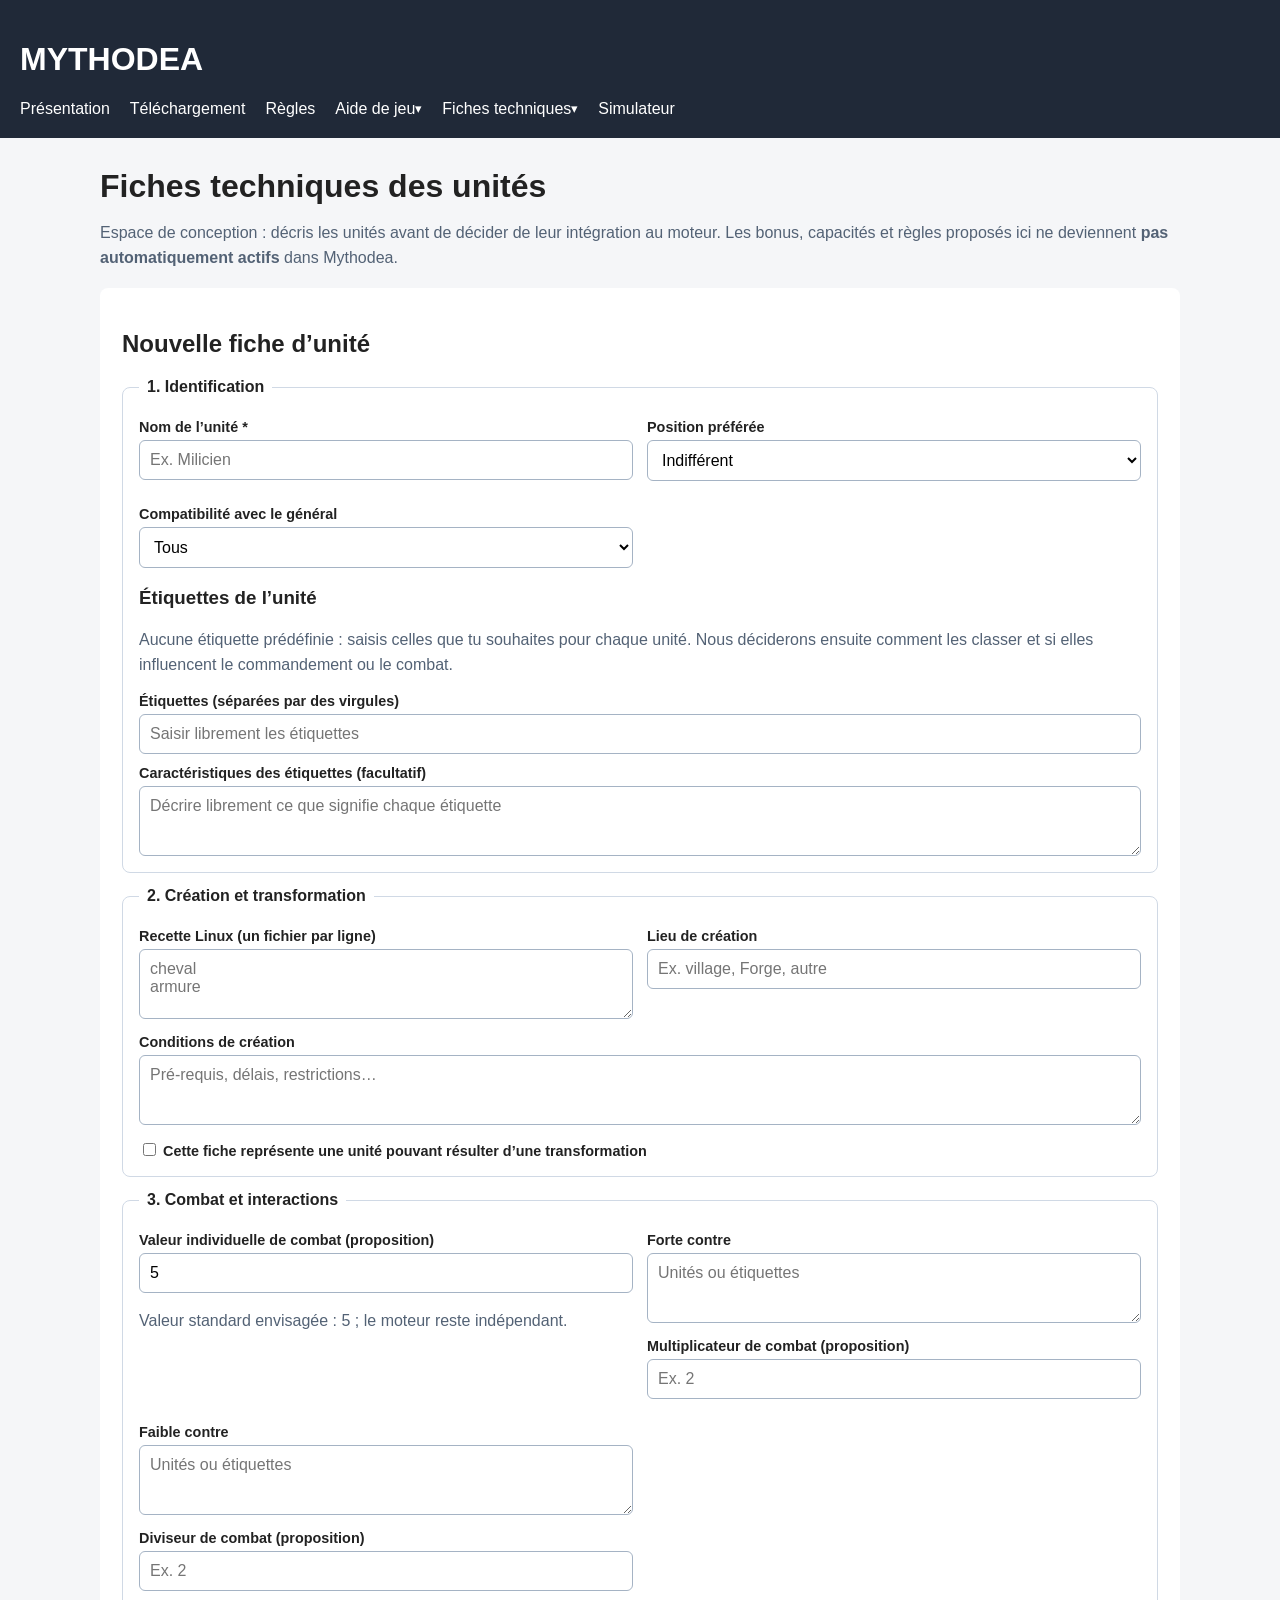
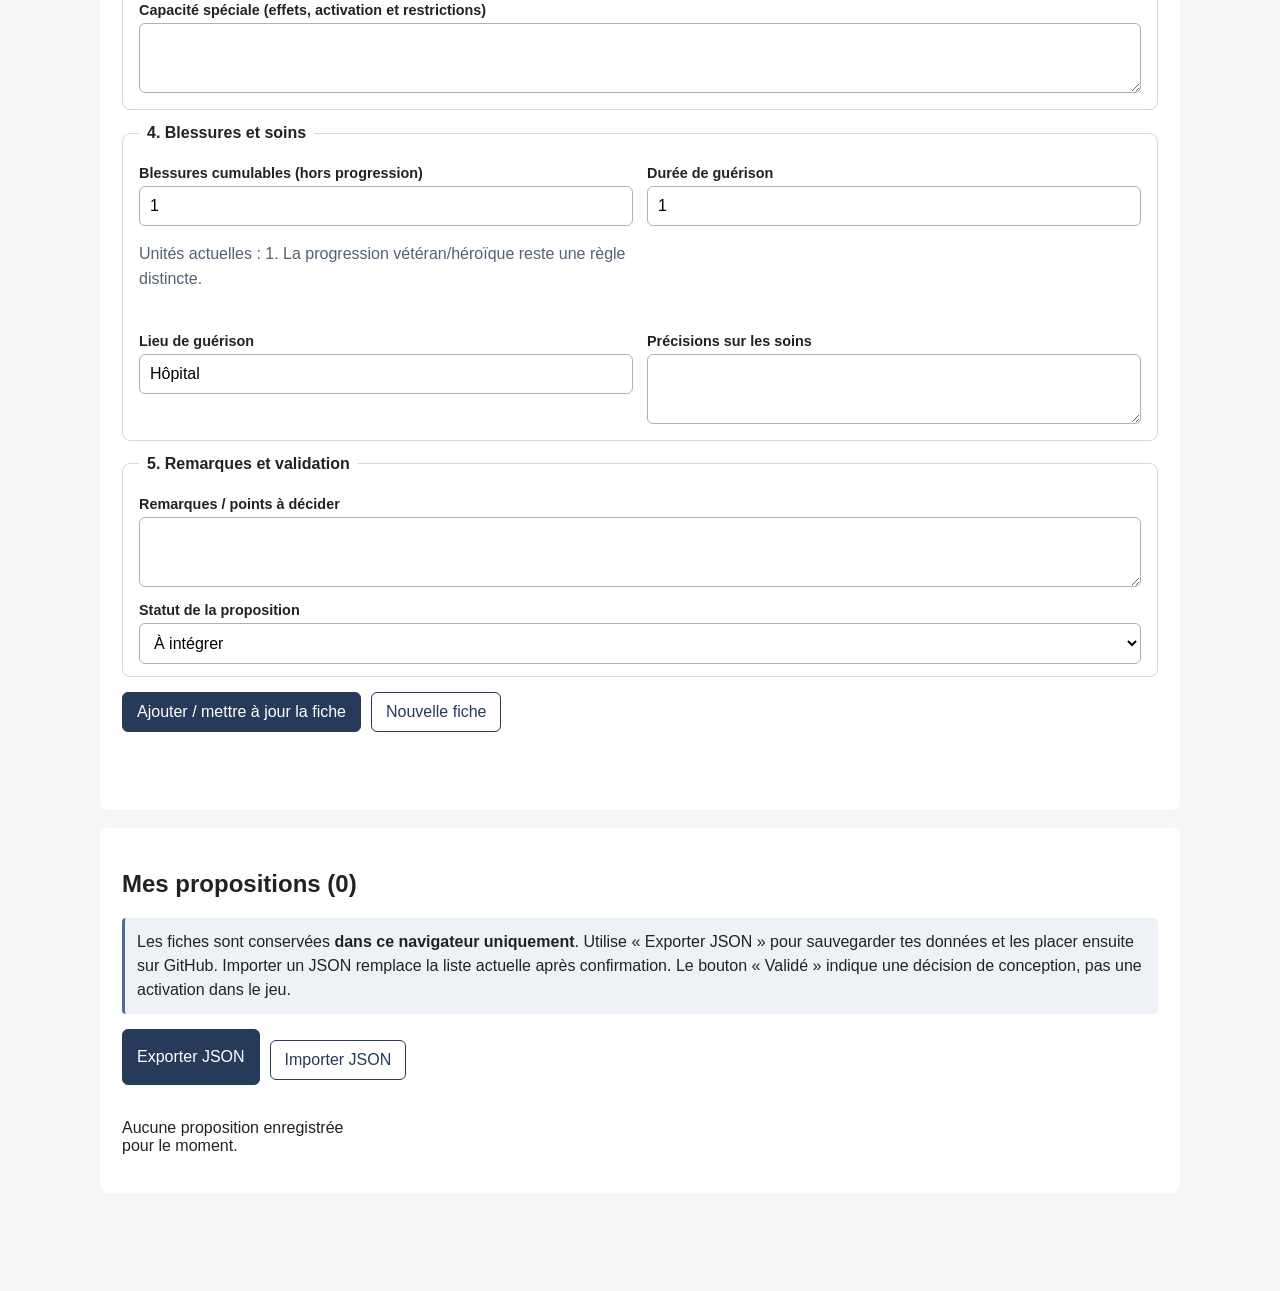
<file: .dev/simulator-work/fiches-unites.html>
<!DOCTYPE html>
<html lang="fr">
<head>
<meta charset="UTF-8"><meta name="viewport" content="width=device-width,initial-scale=1">
<title>Fiches techniques des unités — Mythodea</title>
<link rel="stylesheet" href="css/style.css">
<style>
main.fiches{max-width:1080px;margin:30px auto;padding:0 18px 50px}
.fiches h1{margin-bottom:8px}.muted{color:#536275;line-height:1.55}
.fiches section{margin:18px 0;padding:22px}
.fiches .cols{display:grid;grid-template-columns:repeat(2,minmax(0,1fr));gap:14px}
.fiches label{display:block;font-weight:600;font-size:.9rem;margin:11px 0 5px}
.fiches input:not([type=checkbox]),.fiches select,.fiches textarea{box-sizing:border-box;width:100%;border:1px solid #a5b3c4;padding:10px;border-radius:6px;background:#fff;font:inherit}
.fiches textarea{min-height:70px;resize:vertical}
.fiches fieldset{border:1px solid #d0d9e5;border-radius:8px;margin:14px 0;padding:12px 16px}
.fiches legend{font-weight:700;padding:0 8px}
.fiches button,.fiches .file-label{border:1px solid #263b59;background:#263b59;color:white;border-radius:6px;padding:10px 14px;font:inherit;cursor:pointer;display:inline-block}
.fiches button.secondary,.fiches .file-label.secondary{background:#fff;color:#263b59}
.fiches .actions{display:flex;flex-wrap:wrap;gap:10px;margin-top:15px}
.fiches .tag-groups fieldset{margin:10px 0;background:#fafbfd}.fiches .chips{display:flex;gap:12px;flex-wrap:wrap;padding:6px 0}
.fiches .chips label{font-weight:400;margin:0}
.fiches .cards{display:grid;grid-template-columns:repeat(auto-fill,minmax(240px,1fr));gap:12px}
.fiches .card{border:1px solid #d8dfeb;padding:14px;border-radius:8px;background:#f8fafc}
.fiches .card h3{margin:0 0 8px}.fiches .card p{margin:5px 0}.fiches .card .actions{margin-top:12px}
.fiches .notice{padding:12px;background:#eef2f7;border-left:3px solid #506a90;border-radius:4px;line-height:1.5}
.fiches [hidden]{display:none!important}.fiches .status{min-height:1.5em}
@media(max-width:650px){.fiches .cols{grid-template-columns:1fr}.fiches section{padding:15px}}
</style>
<script src="js/main.js" defer></script></head>
<body>
<header><h1>MYTHODEA</h1><nav aria-label="Navigation principale"><a href="index.html">Présentation</a><a href="telechargement.html">Téléchargement</a><a href="regles.html">Règles</a><details class="help-menu"><summary>Aide de jeu</summary><div class="help-dropdown"><a href="carte.html">Carte du jeu</a><a href="batiments.html">Bâtiments</a><a href="chemins.html">Chemins Linux</a><a href="bestiaire.html">Bestiaire</a><a href="ordres.html">Ordres</a><a href="quetes.html">Quêtes</a></div></details><details class="help-menu"><summary>Fiches techniques</summary><div class="help-dropdown"><a href="fiches-unites.html">Fiches des unités</a><a href="fiches-ordres.html">Fiches des ordres</a></div></details><a href="simulateur.html">Simulateur</a></nav></header>
<main class="fiches">
<h1>Fiches techniques des unités</h1>
<p class="muted">Espace de conception : décris les unités avant de décider de leur intégration au moteur. Les bonus, capacités et règles proposés ici ne deviennent <strong>pas automatiquement actifs</strong> dans Mythodea.</p>
<section>
<h2 id="form-title">Nouvelle fiche d’unité</h2>
<form id="fiche-form">
<fieldset><legend>1. Identification</legend>
<div class="cols"><div><label for="nom">Nom de l’unité *</label><input id="nom" required maxlength="100" placeholder="Ex. Milicien"></div>

<div><label for="position">Position préférée</label><select id="position"><option>Avant</option><option>Arrière</option><option>Droite</option><option>Gauche</option><option selected>Indifférent</option></select></div><div><label for="compatibilite">Compatibilité avec le général</label><select id="compatibilite"><option value="stratege">Stratège</option><option value="tous" selected>Tous</option><option value="instinctif">Instinctif</option></select></div></div>
<h3>Étiquettes de l’unité</h3>
<p class="muted">Aucune étiquette prédéfinie : saisis celles que tu souhaites pour chaque unité. Nous déciderons ensuite comment les classer et si elles influencent le commandement ou le combat.</p>
<label for="autres-etiquettes">Étiquettes (séparées par des virgules)</label><input id="autres-etiquettes" placeholder="Saisir librement les étiquettes">
<label for="caracteristiques-etiquettes">Caractéristiques des étiquettes (facultatif)</label><textarea id="caracteristiques-etiquettes" placeholder="Décrire librement ce que signifie chaque étiquette"></textarea>

</fieldset>
<fieldset><legend>2. Création et transformation</legend>
<div class="cols"><div><label for="recette">Recette Linux (un fichier par ligne)</label><textarea id="recette" placeholder="cheval&#10;armure"></textarea></div><div><label for="lieu">Lieu de création</label><input id="lieu" placeholder="Ex. village, Forge, autre"></div></div>
<label for="creation">Conditions de création</label><textarea id="creation" placeholder="Pré-requis, délais, restrictions…"></textarea>
<label for="transformable"><input id="transformable" type="checkbox"> Cette fiche représente une unité pouvant résulter d’une transformation</label>
<div id="transformation" hidden><label for="origine">Unité d’origine</label><input id="origine" placeholder="Nom de l’unité à transformer"></div>
</fieldset>
<fieldset><legend>3. Combat et interactions</legend>
<div class="cols"><div><label for="valeur">Valeur individuelle de combat (proposition)</label><input id="valeur" type="number" min="1" step="1" value="5"><p class="muted">Valeur standard envisagée : 5 ; le moteur reste indépendant.</p></div>
<div><label for="fort">Forte contre</label><textarea id="fort" placeholder="Unités ou étiquettes"></textarea><label for="multiplicateur">Multiplicateur de combat (proposition)</label><input id="multiplicateur" type="number" min="1" step="0.1" placeholder="Ex. 2"></div><div><label for="faible">Faible contre</label><textarea id="faible" placeholder="Unités ou étiquettes"></textarea><label for="diviseur">Diviseur de combat (proposition)</label><input id="diviseur" type="number" min="1" step="0.1" placeholder="Ex. 2"></div>
</div>
<label for="capacite">Capacité spéciale (effets, activation et restrictions)</label><textarea id="capacite"></textarea>
</fieldset>
<fieldset><legend>4. Blessures et soins</legend>
<div class="cols"><div><label for="blessures">Blessures cumulables (hors progression)</label><input id="blessures" type="number" min="0" max="99" step="1" value="1"><p class="muted">Unités actuelles : 1. La progression vétéran/héroïque reste une règle distincte.</p></div><div><label for="guerison">Durée de guérison</label><input id="guerison" type="number" min="0" max="99" step="1" value="1"></div><div><label for="soins">Lieu de guérison</label><input id="soins" value="Hôpital"></div><div><label for="soins-notes">Précisions sur les soins</label><textarea id="soins-notes"></textarea></div></div>
</fieldset>
<fieldset><legend>5. Remarques et validation</legend>
<label for="remarques">Remarques / points à décider</label><textarea id="remarques"></textarea>
<label for="statut">Statut de la proposition</label><select id="statut"><option value="valide" selected>À intégrer</option><option value="equilibrage">À équilibrer</option></select>
</fieldset>
<div class="actions"><button type="submit">Ajouter / mettre à jour la fiche</button><button type="button" class="secondary" id="reinitialiser">Nouvelle fiche</button></div>
</form>
<p class="status" id="message" role="status"></p>
</section>
<section><h2>Mes propositions (<span id="compteur">0</span>)</h2>
<div class="notice">Les fiches sont conservées <strong>dans ce navigateur uniquement</strong>. Utilise « Exporter JSON » pour sauvegarder tes données et les placer ensuite sur GitHub. Importer un JSON remplace la liste actuelle après confirmation. Le bouton « Validé » indique une décision de conception, pas une activation dans le jeu.</div>
<div class="actions"><button id="exporter" type="button">Exporter JSON</button><label class="file-label secondary" for="importer">Importer JSON</label><input id="importer" type="file" accept=".json,application/json" hidden></div>
<div id="liste" class="cards" style="margin-top:18px"></div>
</section>
</main>
<script>
(() => {
'use strict';
const KEY='mythodea_unites_brouillons_v1';
const $=id=>document.getElementById(id);
const champs=['nom','position','compatibilite','autres-etiquettes','caracteristiques-etiquettes','recette','lieu','creation','origine','valeur','fort','multiplicateur','faible','diviseur','capacite','blessures','guerison','soins','soins-notes','remarques','statut'];
let fiches=[];let edition=null;
try{let charge=JSON.parse(localStorage.getItem(KEY)||'[]');if(Array.isArray(charge))fiches=charge.filter(x=>x&&typeof x==='object').slice(0,500);}catch(e){$('message').textContent='Impossible de lire les fiches enregistrées dans ce navigateur.';}
function sauver(){try{localStorage.setItem(KEY,JSON.stringify(fiches));return true;}catch(e){$('message').textContent='Stockage local indisponible : exporte tes fiches JSON pour les conserver.';return false;}}
function lecture(){const o={};for(const id of champs)o[id.replaceAll('-','_')]=$(id).value.trim();o.dossier=o.nom.trim().replace(/\s+/g,'_');o.transformable=$('transformable').checked;o.etiquettes=(o.autres_etiquettes||'').split(',').map(v=>v.trim()).filter(Boolean);return o;}
function remplir(o){for(const id of champs){let v=o[id.replaceAll('-','_')];if(id==='guerison'){v=v==='normale'?'1':v==='lente'?'2':v==='autre'?'1':v;}if(id==='statut' && (!v||v==='brouillon'))v='valide';if(id==='position'&&!v)v='Indifférent';$(id).value=v??'';}$('transformable').checked=!!o.transformable;if(!o.autres_etiquettes&&Array.isArray(o.etiquettes))$('autres-etiquettes').value=o.etiquettes.join(', ');afficherTransformation();}
function afficherTransformation(){$('transformation').hidden=!$('transformable').checked;}
$('transformable').addEventListener('change',afficherTransformation);
function nouveau(){$('fiche-form').reset();edition=null;afficherTransformation();$('form-title').textContent='Nouvelle fiche d’unité';}
$('reinitialiser').addEventListener('click',nouveau);
function element(tag,txt,cls){const n=document.createElement(tag);if(txt!==undefined)n.textContent=txt;if(cls)n.className=cls;return n;}
function dessiner(){
$('compteur').textContent=fiches.length;
const cible=$('liste');cible.replaceChildren();
if(!fiches.length){cible.append(element('p','Aucune proposition enregistrée pour le moment.'));return;}
fiches.forEach((f,i)=>{
const card=element('article',undefined,'card');card.append(element('h3',f.nom||'Sans nom'),element('p','Étiquettes : '+(f.autres_etiquettes||((f.etiquettes||[]).join(', '))||'Aucune')),element('p','Valeur : '+(f.valeur||'À définir')),element('p','Statut : '+(f.statut==='equilibrage'?'À équilibrer':'À intégrer')));
const actions=element('div',undefined,'actions');
const edit=element('button','Modifier','secondary');edit.type='button';edit.addEventListener('click',()=>{edition=i;remplir(f);$('form-title').textContent='Modifier : '+f.nom;window.scrollTo({top:0,behavior:'smooth'});});
const duplic=element('button','Dupliquer','secondary');duplic.type='button';duplic.addEventListener('click',()=>{fiches.push({...f,nom:(f.nom||'Unité')+' (copie)',});sauver();dessiner();});
const del=element('button','Supprimer','secondary');del.type='button';del.addEventListener('click',()=>{if(confirm('Supprimer cette fiche ?')){fiches.splice(i,1);nouveau();sauver();dessiner();}});
actions.append(edit,duplic,del);card.append(actions);cible.append(card);
});
}
$('fiche-form').addEventListener('submit',e=>{e.preventDefault();const f=lecture();if(!f.nom){$('message').textContent='Indique un nom pour cette unité.';return;}if(edition===null)fiches.push(f);else fiches[edition]=f;sauver();$('message').textContent='Fiche enregistrée dans ce navigateur. Pense à exporter le JSON pour la sauvegarder.';nouveau();dessiner();});
$('exporter').addEventListener('click',()=>{const blob=new Blob([JSON.stringify({format:'mythodea-propositions-unites',version:1,unites:fiches},null,2)],{type:'application/json'});const url=URL.createObjectURL(blob);const a=document.createElement('a');a.href=url;a.download='mythodea-unites.json';document.body.append(a);a.click();a.remove();setTimeout(()=>URL.revokeObjectURL(url),1000);});
$('importer').addEventListener('change',async e=>{const file=e.target.files[0];if(!file)return;try{if(file.size>2_000_000)throw Error('Fichier trop volumineux.');const data=JSON.parse(await file.text());if(data.format!=='mythodea-propositions-unites'||data.version!==1||!Array.isArray(data.unites)||data.unites.length>500||!data.unites.every(f=>f&&typeof f.nom==='string'&&typeof f==='object'))throw Error('Format JSON Mythodea non reconnu.');if(confirm('Remplacer les propositions actuelles par les '+data.unites.length+' fiches importées ?')){fiches=data.unites;sauver();nouveau();dessiner();$('message').textContent='Importation terminée.';}}catch(err){$('message').textContent='Import impossible : '+err.message;}e.target.value='';});
dessiner();
})();
</script>
</body></html>
</file>
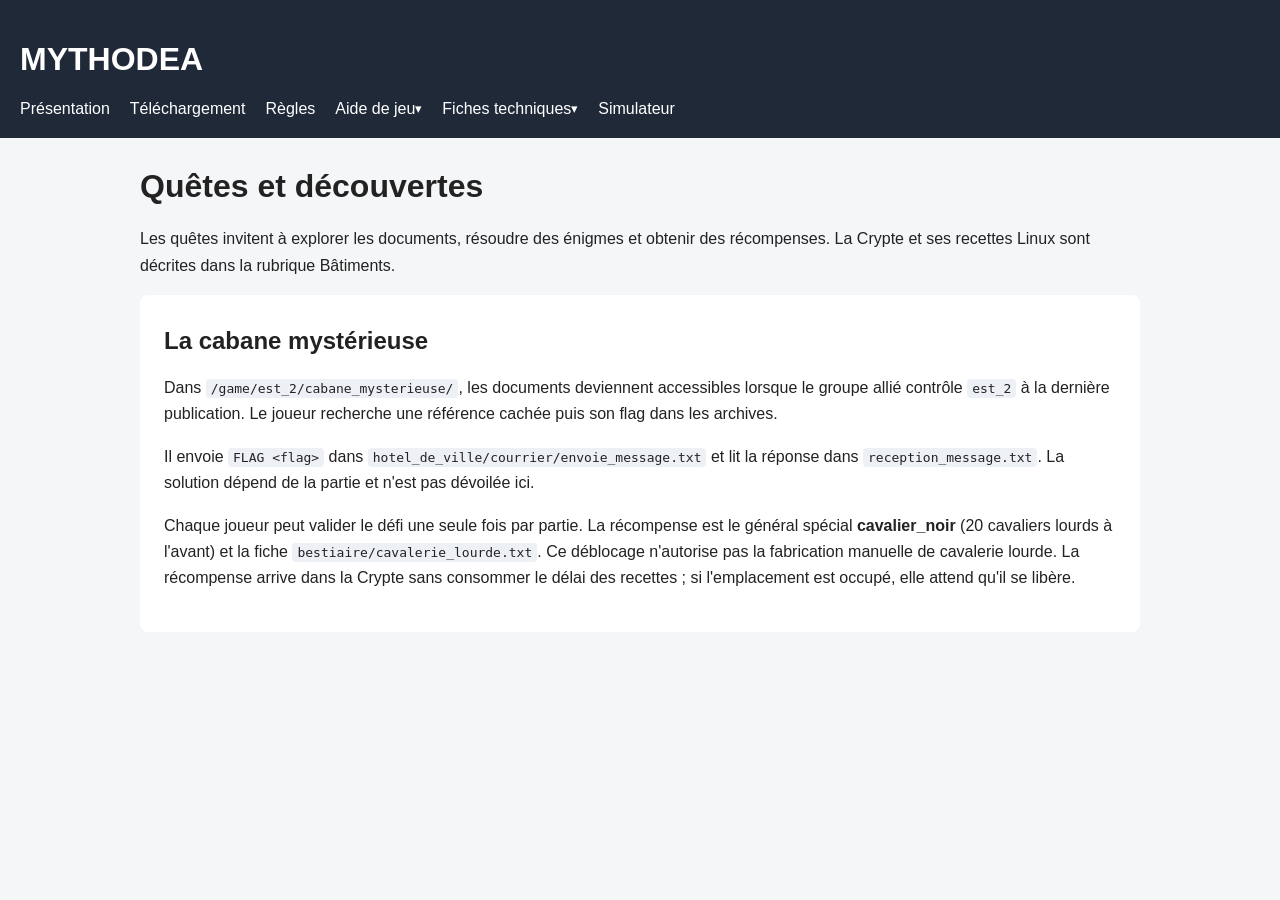
<file: .dev/simulator-work/quetes.html>
<!DOCTYPE html><html lang="fr"><head><meta charset="UTF-8"><meta name="viewport" content="width=device-width,initial-scale=1"><meta name="description" content="Défis et récompenses du monde Mythodea."><title>Quêtes et découvertes — Mythodea</title><link rel="stylesheet" href="css/style.css"><style>main.guide{max-width:1000px;margin:30px auto;padding:0 18px 50px}main.guide section{padding:24px}main.guide p,main.guide li{line-height:1.65}.guide table{width:100%;border-collapse:collapse;margin:16px 0}.guide th,.guide td{border:1px solid #cbd5e1;padding:10px;text-align:left;vertical-align:top}.guide th{background:#edf0f4}.guide .scroll{overflow-x:auto}.guide code{background:#edf0f4;padding:2px 5px;border-radius:4px}.guide .note{border-left:3px solid #64748b;padding-left:12px}.guide h2{margin-top:8px}@media(max-width:650px){main.guide section{padding:16px}}</style>
<style id="mythodea-help-nav">
nav .help-menu{display:inline-flex;position:relative;align-items:center;vertical-align:baseline;font:inherit;line-height:inherit}
nav .help-menu>summary{display:inline-flex;align-items:center;cursor:pointer;padding:0;list-style:none;user-select:none;font:inherit;line-height:inherit;color:inherit}
nav .help-menu>summary::-webkit-details-marker{display:none}
nav .help-menu>summary::after{content:" ▾";font-size:.8em}
nav .help-menu[open]>summary,nav .help-menu>summary:focus-visible{outline:2px solid #6d91bb;outline-offset:2px}
nav .help-menu .help-dropdown{position:absolute;z-index:1000;top:100%;left:0;min-width:185px;display:flex;flex-direction:column;padding:6px;background:#202938;border:1px solid #64748b;border-radius:7px;box-shadow:0 5px 15px #0003}
nav .help-dropdown a{display:block!important;white-space:nowrap;padding:9px 12px!important;color:#fff!important;text-decoration:none}
nav .help-dropdown a:hover,nav .help-dropdown a:focus-visible{background:#41526d;color:#fff!important}
@media(max-width:650px){nav .help-menu .help-dropdown{left:auto;right:0;max-width:90vw}}
</style>
<script src="js/main.js" defer></script></head><body><header><h1>MYTHODEA</h1><nav aria-label="Navigation principale"><a href="index.html">Présentation</a><a href="telechargement.html">Téléchargement</a><a href="regles.html">Règles</a><details class="help-menu"><summary>Aide de jeu</summary><div class="help-dropdown"><a href="carte.html">Carte du jeu</a><a href="batiments.html">Bâtiments</a><a href="chemins.html">Chemins Linux</a><a href="bestiaire.html">Bestiaire</a><a href="etiquettes.html">Étiquettes</a><a href="quetes.html">Quêtes</a></div></details><details class="help-menu"><summary>Fiches techniques</summary><div class="help-dropdown"><a href="fiches-unites.html">Fiches des unités</a><a href="etiquettes.html">Guide des étiquettes</a></div></details><a href="simulateur.html">Simulateur</a></nav></header><main class="guide">
<h1>Quêtes et découvertes</h1><p>Les quêtes invitent à explorer les documents, résoudre des énigmes et obtenir des récompenses. La Crypte et ses recettes Linux sont décrites dans la rubrique Bâtiments.</p>

<section id="cabane"><h2>La cabane mystérieuse</h2><p>Dans <code>/game/est_2/cabane_mysterieuse/</code>, les documents deviennent accessibles lorsque le groupe allié contrôle <code>est_2</code> à la dernière publication. Le joueur recherche une référence cachée puis son flag dans les archives.</p>
<p>Il envoie <code>FLAG &lt;flag&gt;</code> dans <code>hotel_de_ville/courrier/envoie_message.txt</code> et lit la réponse dans <code>reception_message.txt</code>. La solution dépend de la partie et n'est pas dévoilée ici.</p>
<p>Chaque joueur peut valider le défi une seule fois par partie. La récompense est le général spécial <strong>cavalier_noir</strong> (20 cavaliers lourds à l'avant) et la fiche <code>bestiaire/cavalerie_lourde.txt</code>. Ce déblocage n'autorise pas la fabrication manuelle de cavalerie lourde. La récompense arrive dans la Crypte sans consommer le délai des recettes ; si l'emplacement est occupé, elle attend qu'il se libère.</p></section>
</main></body></html>
</file>
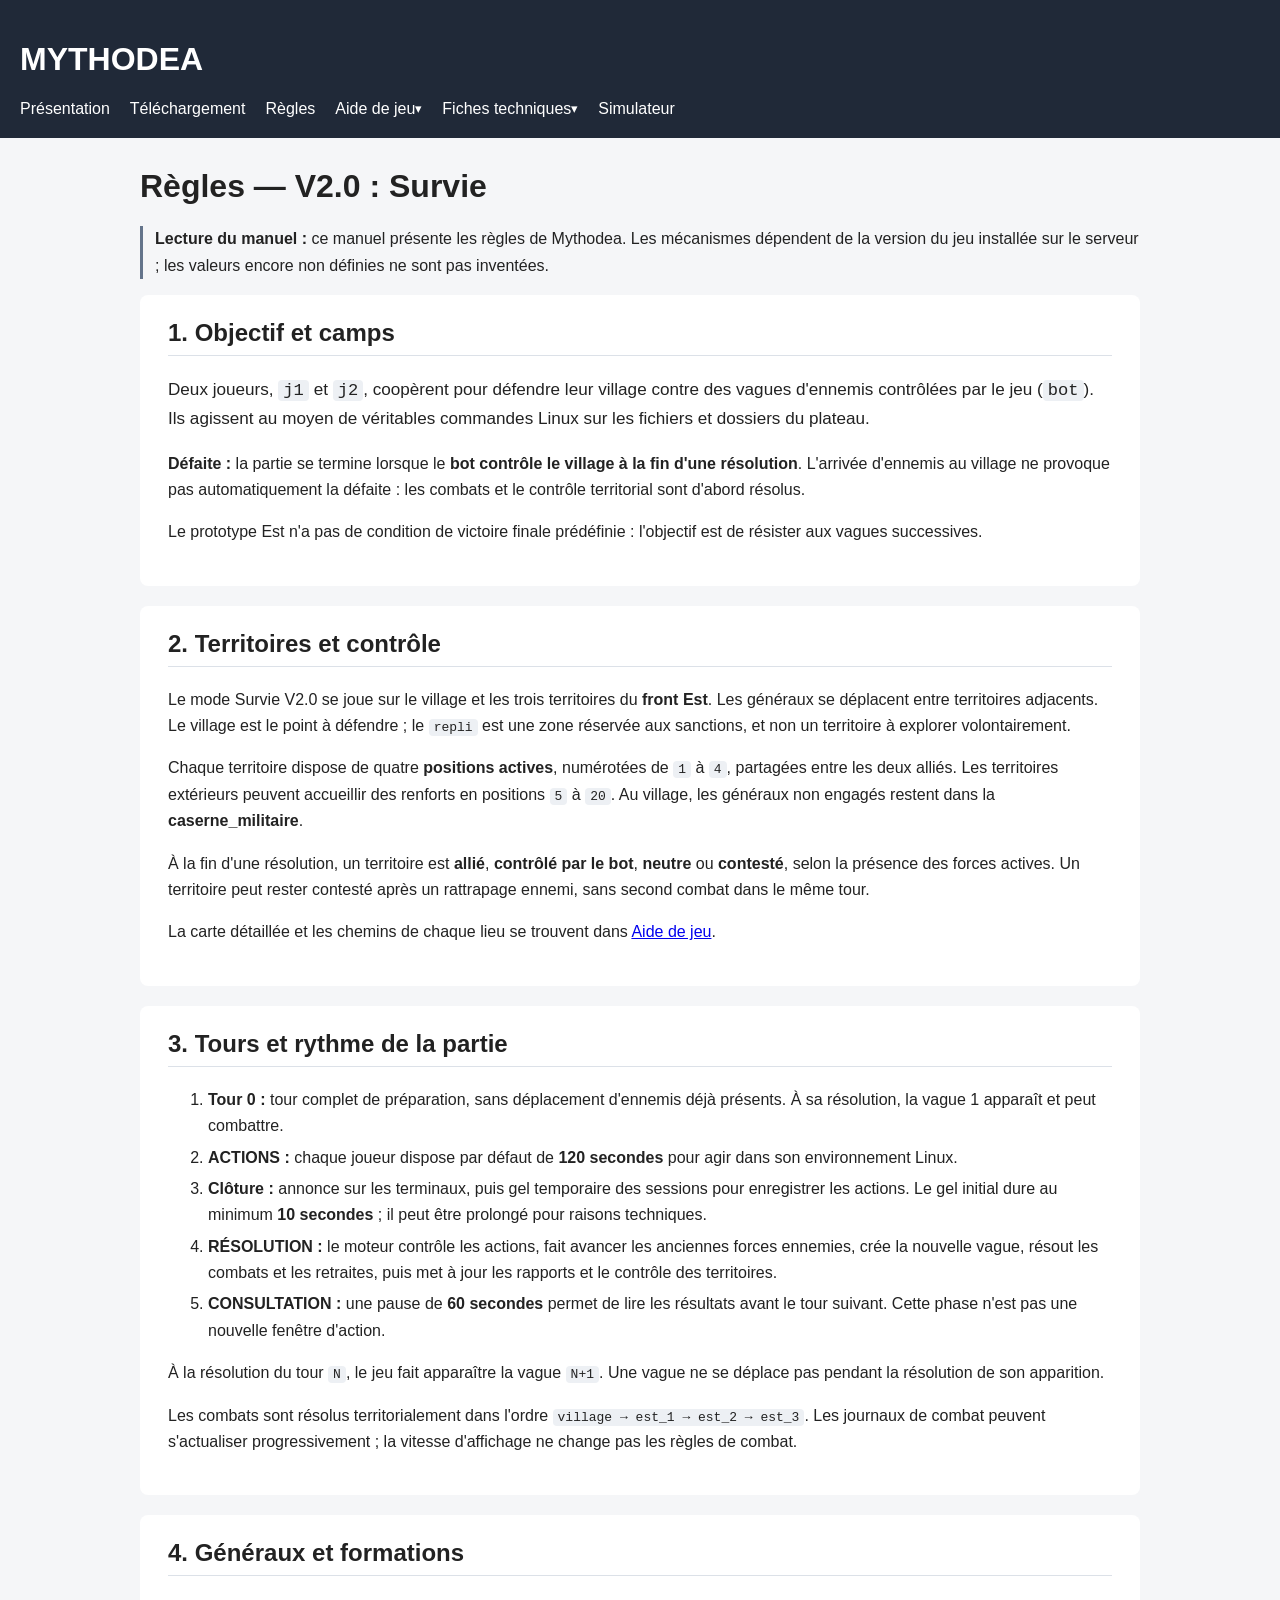
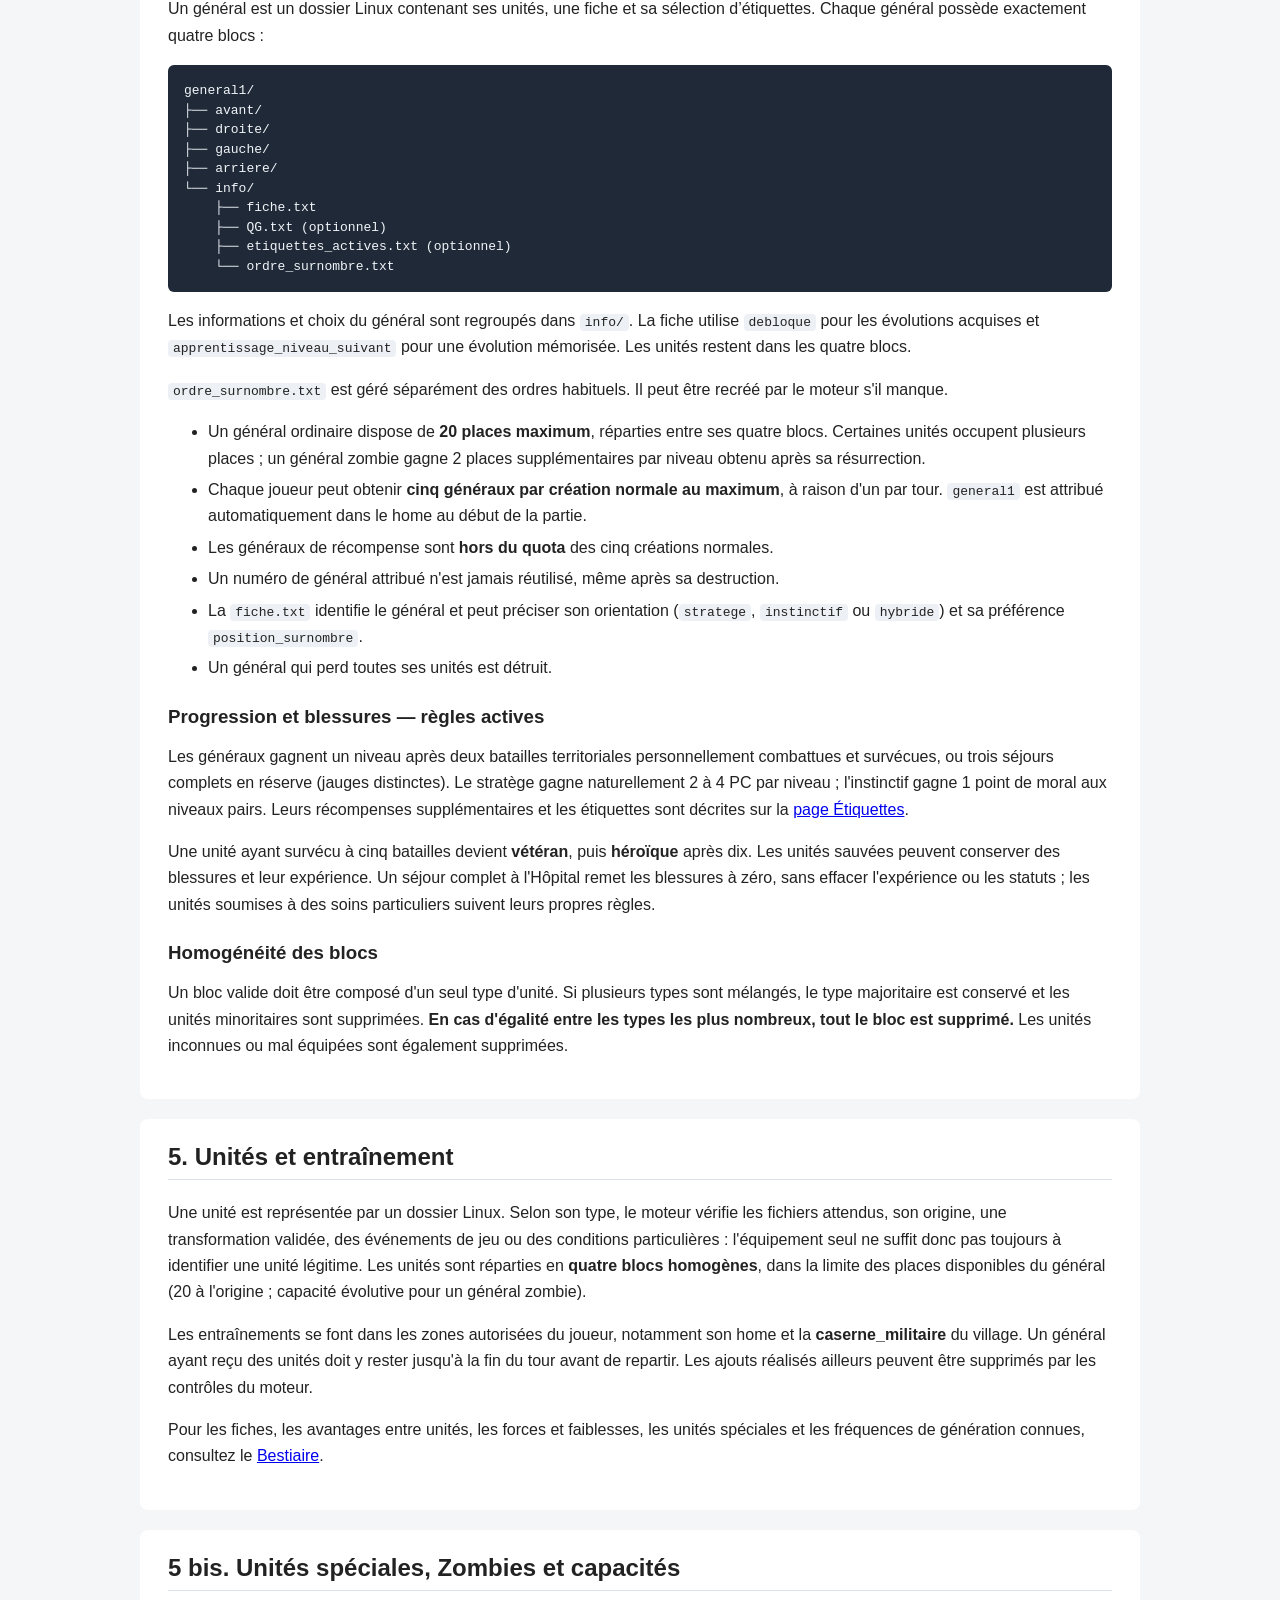
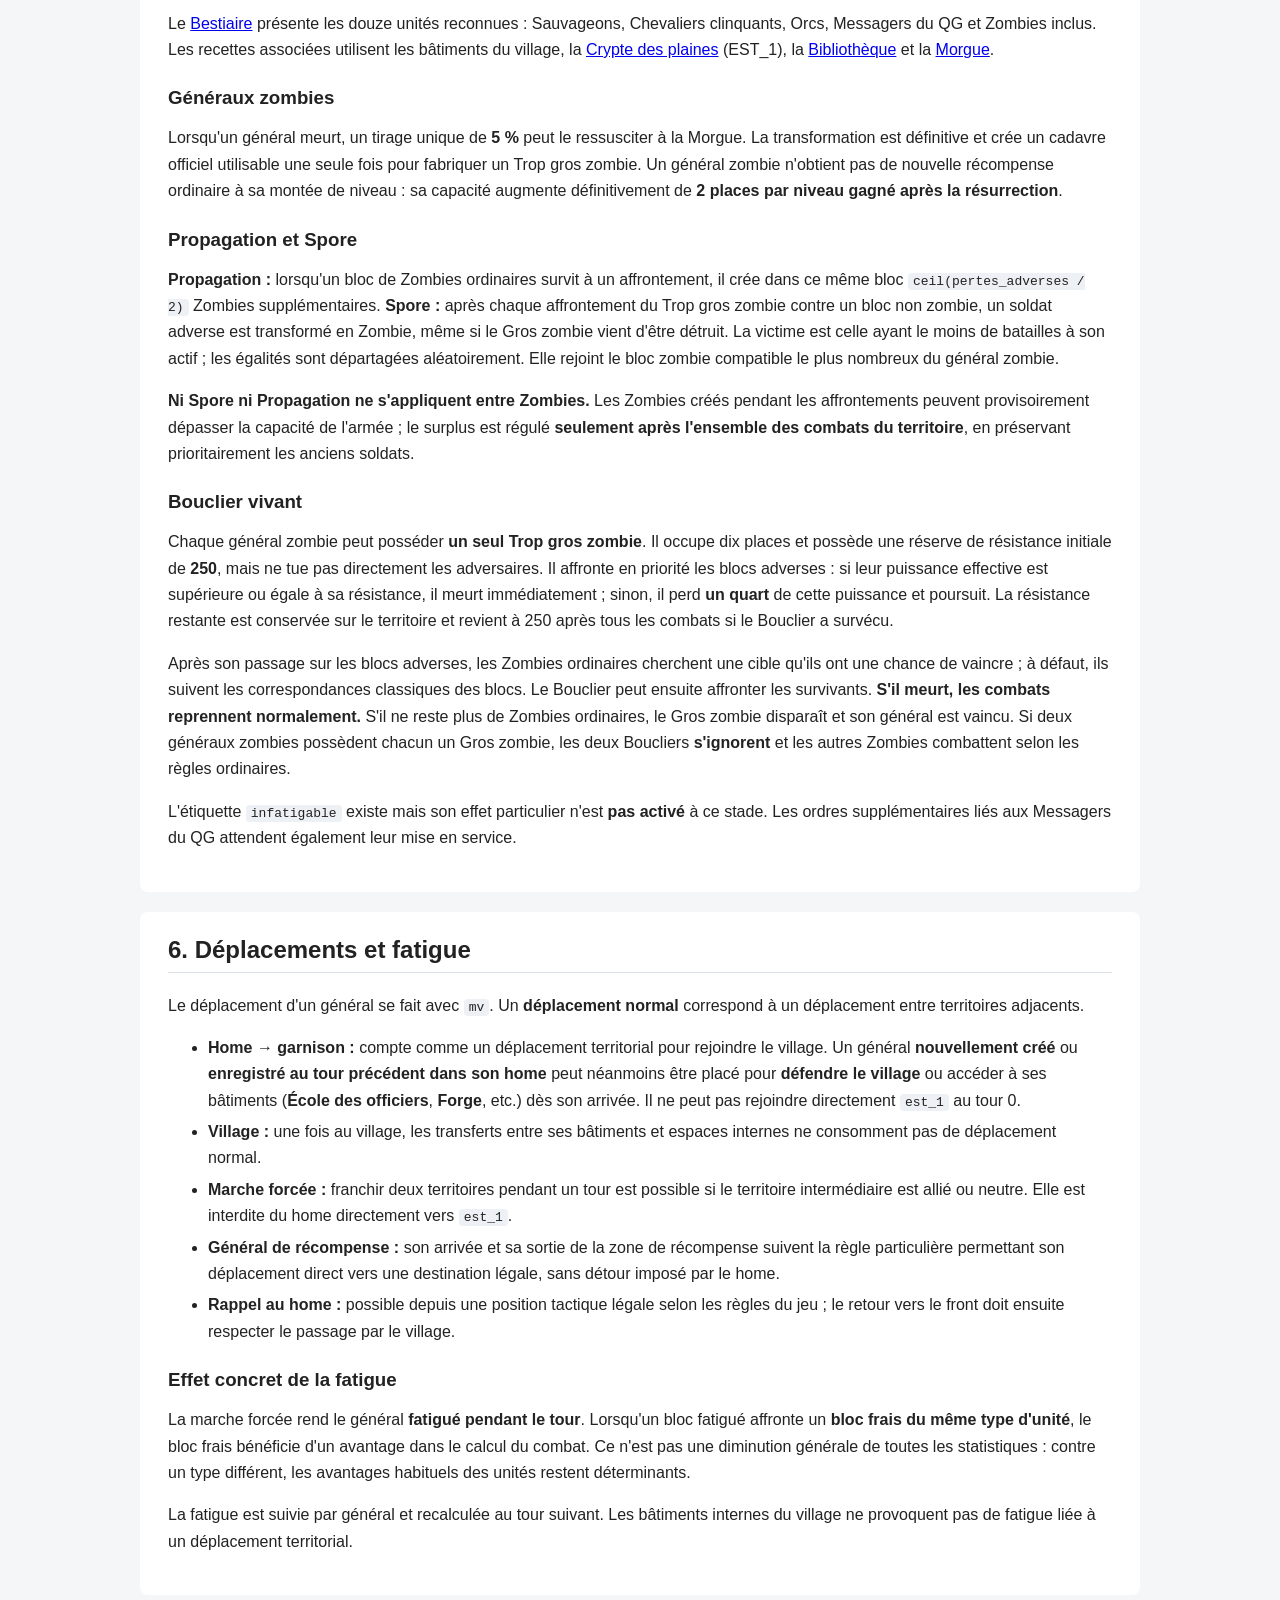
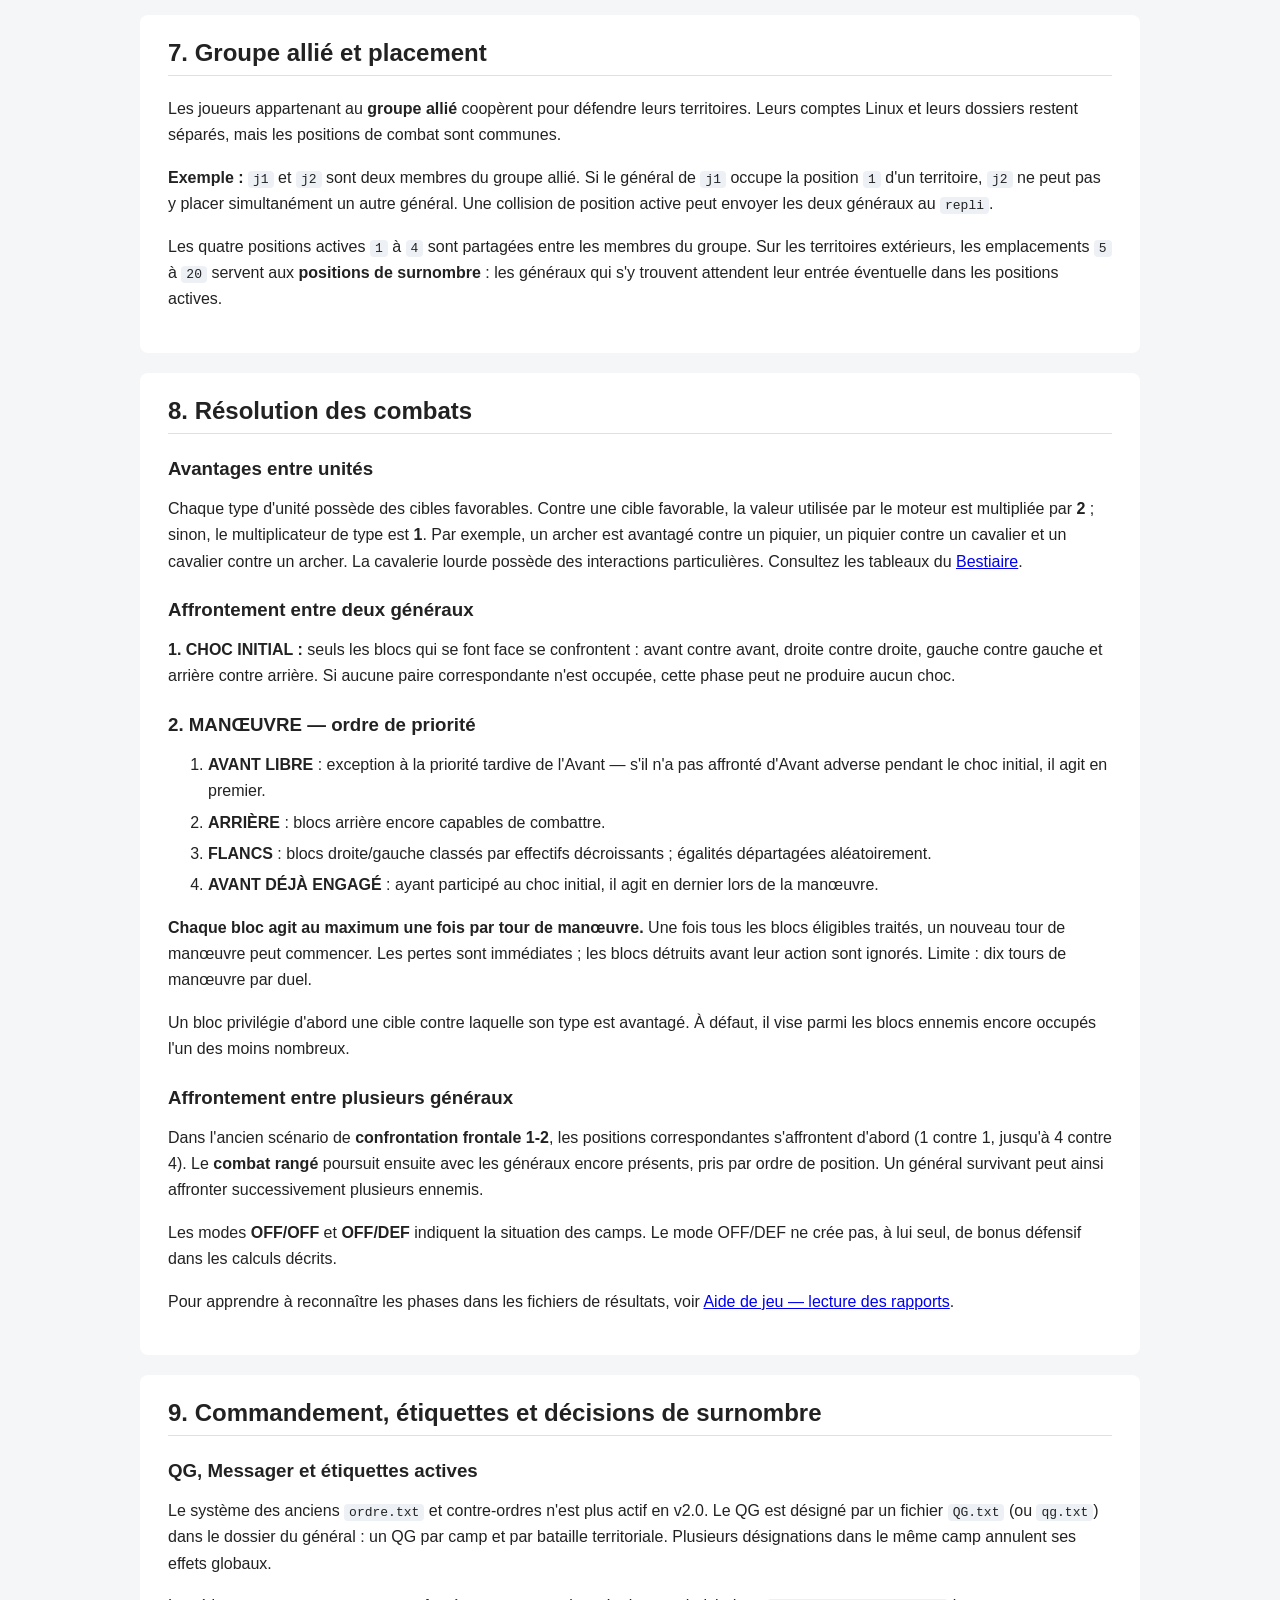
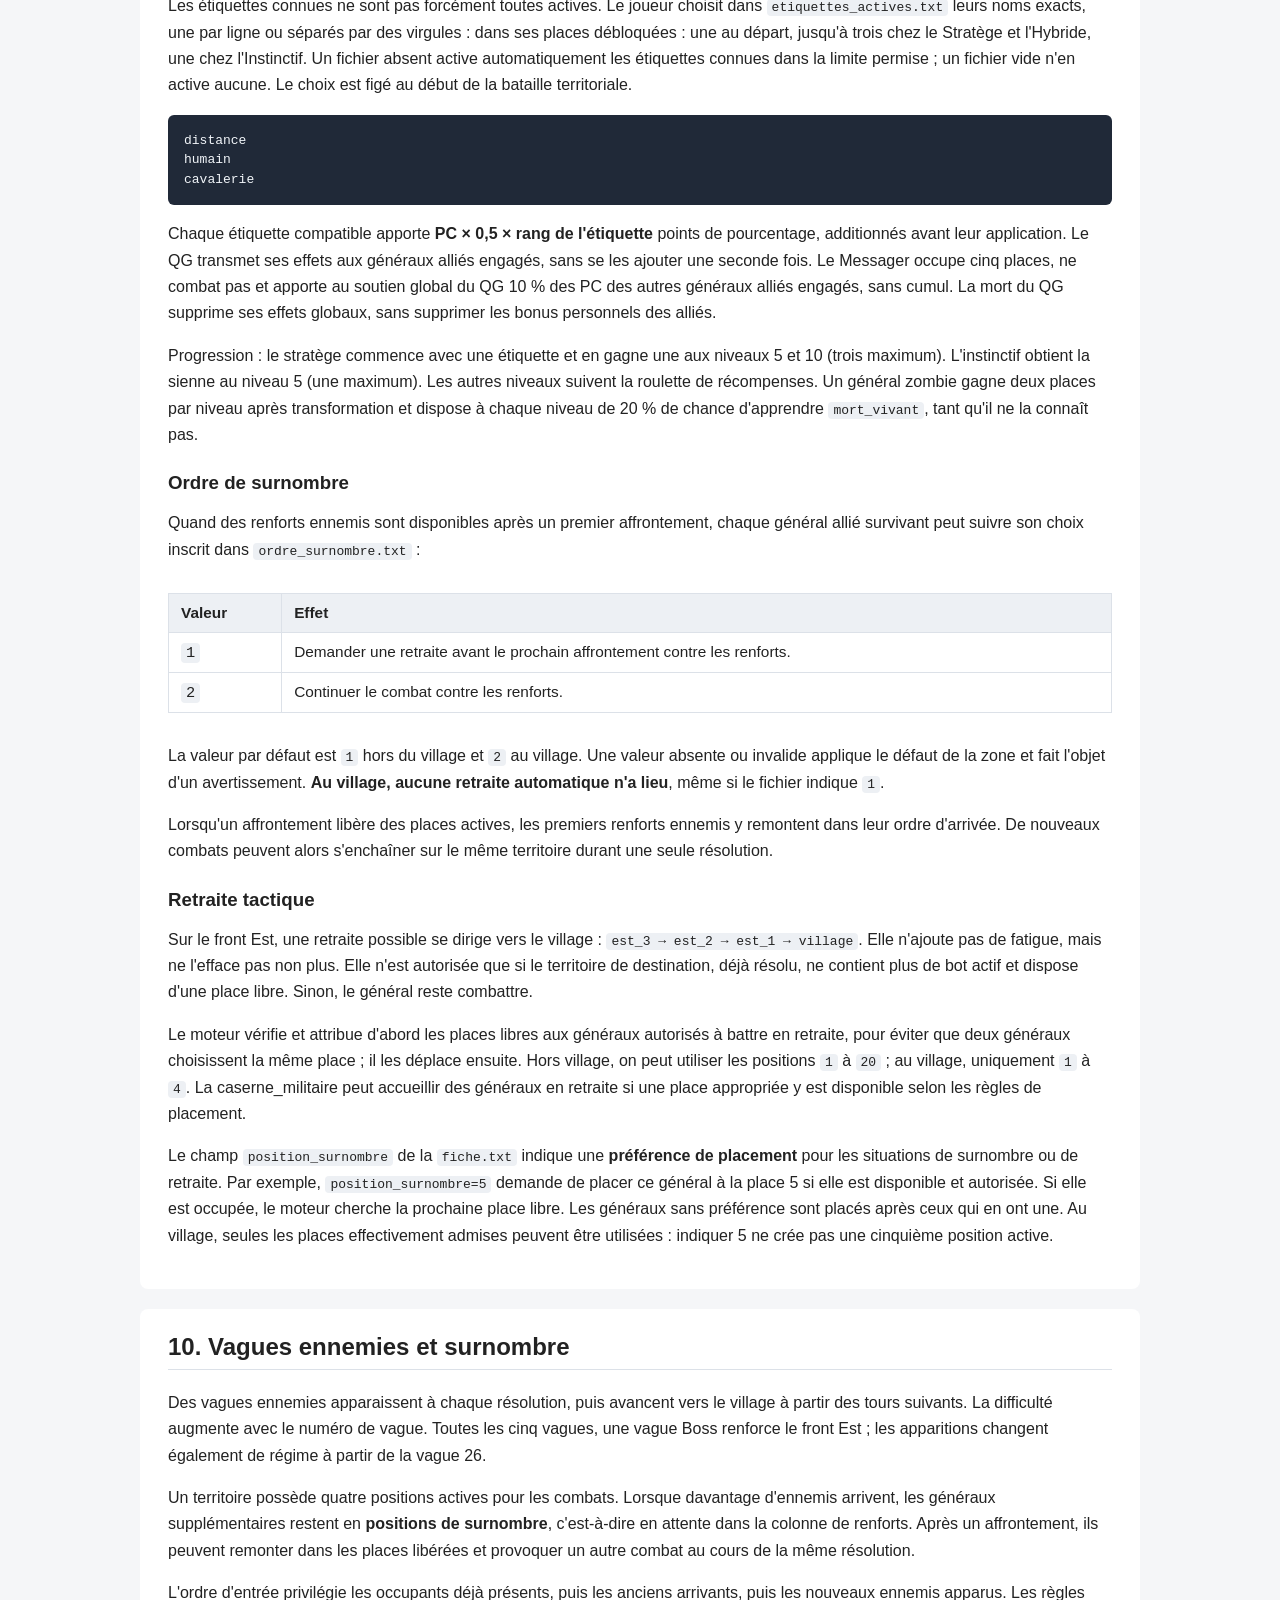
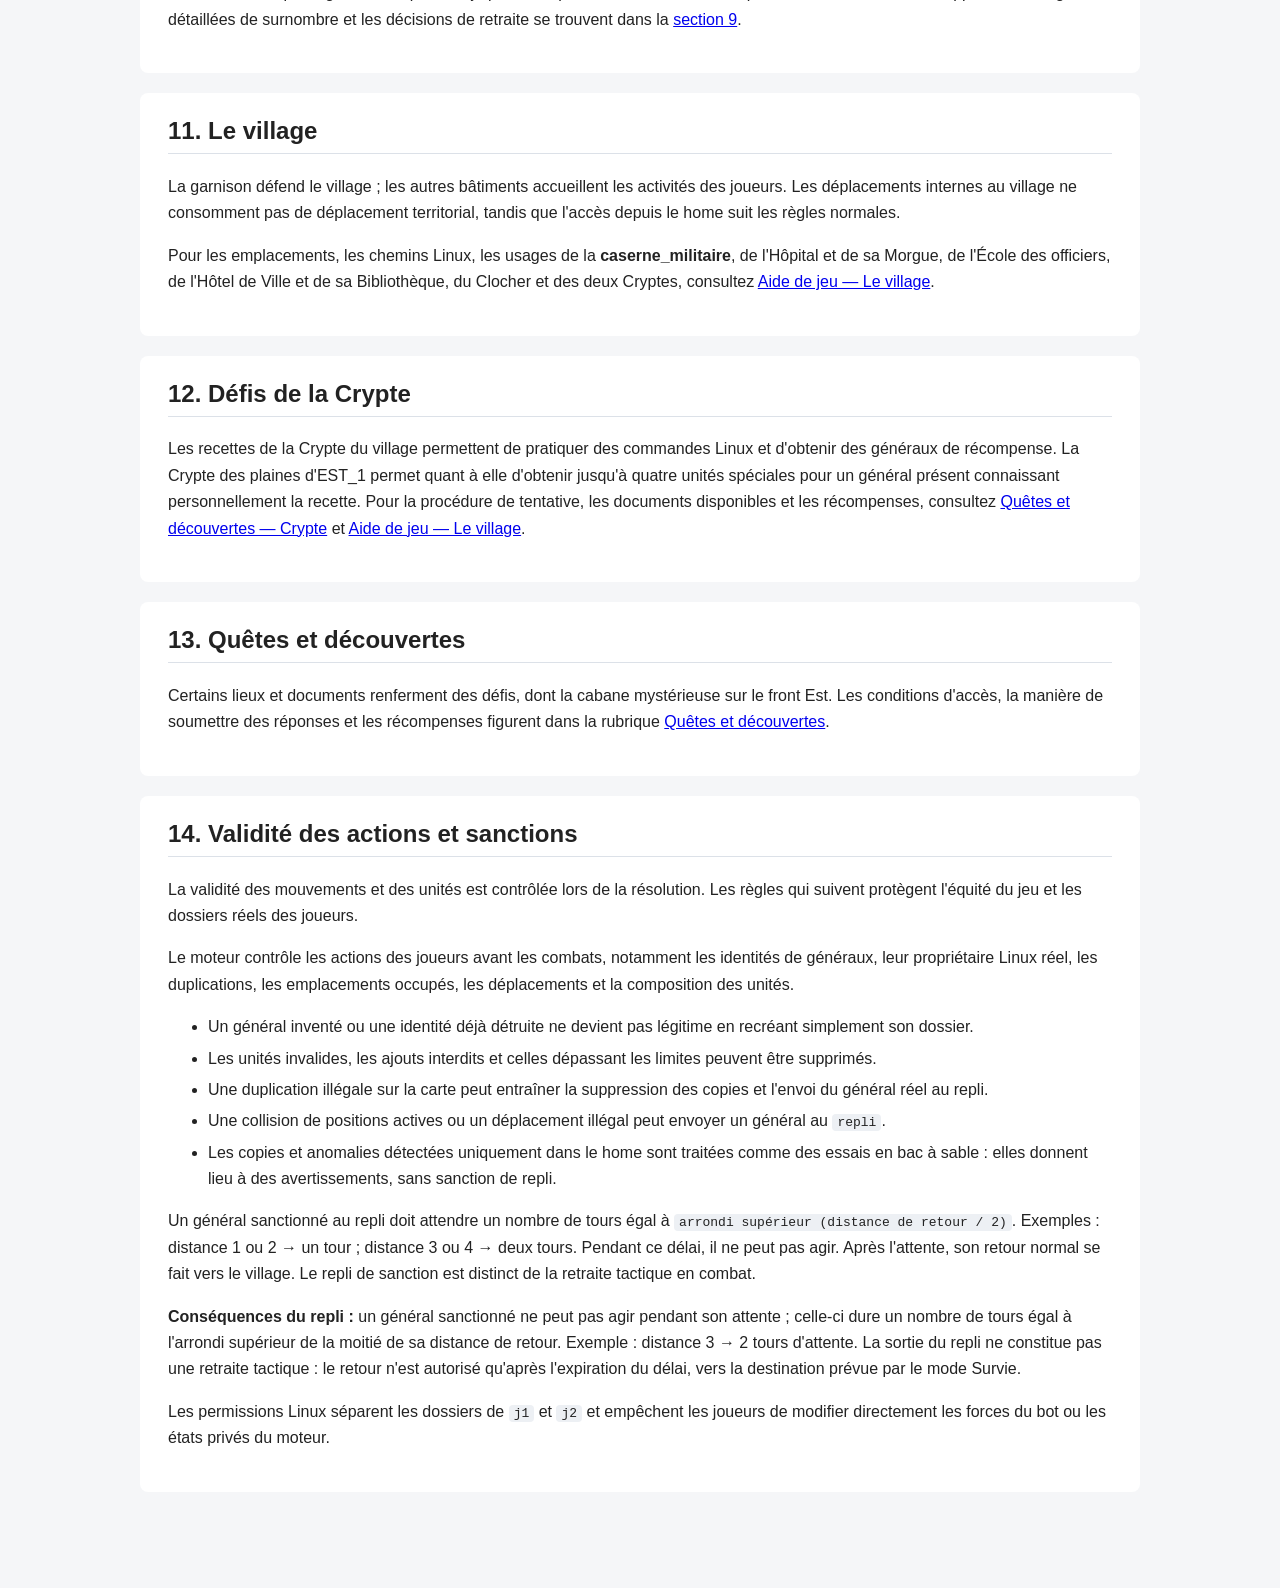
<file: .dev/simulator-work/regles.html>
<!DOCTYPE html>
<html lang="fr">
<head>
    <meta charset="UTF-8">
    <meta name="viewport" content="width=device-width, initial-scale=1.0">
    <meta name="description" content="Règles du mode Survie V2.0 de Mythodea.">
    <title>Règles — Mythodea V2.0 Survie</title>
    <link rel="stylesheet" href="css/style.css">
    <style>
        /* Styles limités à la page Règles : le style général du site reste partagé. */
        .rules { max-width: 1000px; margin: 30px auto; padding: 0 20px 48px; }
        .rules section { padding: 24px 28px; }
        .rules h2 { margin-top: 0; padding-bottom: 8px; border-bottom: 1px solid #dce1e8; }
        .rules h3 { margin: 24px 0 8px; }
        .rules p, .rules li { line-height: 1.65; }
        .rules li + li { margin-top: 5px; }
        .rules code { background: #edf0f4; border-radius: 4px; padding: 1px 5px; overflow-wrap: anywhere; }
        .rules pre { background: #202938; color: #f1f5f9; padding: 16px; border-radius: 6px; overflow-x: auto; line-height: 1.5; }
        .rules pre code { color: inherit; background: none; padding: 0; white-space: pre; }
        .rules table { width: 100%; border-collapse: collapse; margin: 14px 0; font-size: 0.96rem; }
        .rules th, .rules td { border: 1px solid #dce1e8; padding: 10px 12px; text-align: left; vertical-align: top; }
        .rules th { background: #edf0f4; }
        .rules .table-scroll { overflow-x: auto; }
        .rules .intro { font-size: 1.07rem; }
        .rules .note { border-left: 3px solid #64748b; padding-left: 12px; }
        .rules .planned { margin: 20px 0; padding: 0; background: transparent; border: 0; }
        .rules .planned h3 { margin-top: 24px; }
        @media (max-width: 650px) { .rules { padding: 0 12px 32px; } .rules section { padding: 18px; } }
    </style>

<style id="mythodea-help-nav">
nav .help-menu{display:inline-flex;position:relative;align-items:center;vertical-align:baseline;font:inherit;line-height:inherit}
nav .help-menu>summary{display:inline-flex;align-items:center;cursor:pointer;padding:0;list-style:none;user-select:none;font:inherit;line-height:inherit;color:inherit}
nav .help-menu>summary::-webkit-details-marker{display:none}
nav .help-menu>summary::after{content:" ▾";font-size:.8em}
nav .help-menu[open]>summary,nav .help-menu>summary:focus-visible{outline:2px solid #6d91bb;outline-offset:2px}
nav .help-menu .help-dropdown{position:absolute;z-index:1000;top:100%;left:0;min-width:185px;display:flex;flex-direction:column;padding:6px;background:#202938;border:1px solid #64748b;border-radius:7px;box-shadow:0 5px 15px #0003}
nav .help-dropdown a{display:block!important;white-space:nowrap;padding:9px 12px!important;color:#fff!important;text-decoration:none}
nav .help-dropdown a:hover,nav .help-dropdown a:focus-visible{background:#41526d;color:#fff!important}
@media(max-width:650px){nav .help-menu .help-dropdown{left:auto;right:0;max-width:90vw}}
</style>
<script src="js/main.js" defer></script></head>
<body>
    <header>
        <h1>MYTHODEA</h1>
        <nav aria-label="Navigation principale"><a href="index.html">Présentation</a><a href="telechargement.html">Téléchargement</a><a href="regles.html">Règles</a><details class="help-menu"><summary>Aide de jeu</summary><div class="help-dropdown"><a href="carte.html">Carte du jeu</a><a href="batiments.html">Bâtiments</a><a href="chemins.html">Chemins Linux</a><a href="bestiaire.html">Bestiaire</a><a href="etiquettes.html">Étiquettes</a><a href="quetes.html">Quêtes</a></div></details><details class="help-menu"><summary>Fiches techniques</summary><div class="help-dropdown"><a href="fiches-unites.html">Fiches des unités</a><a href="etiquettes.html">Guide des étiquettes</a></div></details><a href="simulateur.html">Simulateur</a></nav>
    </header>

    <main class="rules">
        <h1>Règles — V2.0 : Survie</h1>
        <p class="note"><strong>Lecture du manuel :</strong> ce manuel présente les règles de Mythodea. Les mécanismes dépendent de la version du jeu installée sur le serveur ; les valeurs encore non définies ne sont pas inventées.</p>

        <section id="objectif">
            <h2>1. Objectif et camps</h2>
            <p class="intro">Deux joueurs, <code>j1</code> et <code>j2</code>, coopèrent pour défendre leur village contre des vagues d'ennemis contrôlées par le jeu (<code>bot</code>). Ils agissent au moyen de véritables commandes Linux sur les fichiers et dossiers du plateau.</p>
            <p><strong>Défaite :</strong> la partie se termine lorsque le <strong>bot contrôle le village à la fin d'une résolution</strong>. L'arrivée d'ennemis au village ne provoque pas automatiquement la défaite : les combats et le contrôle territorial sont d'abord résolus.</p>
            <p>Le prototype Est n'a pas de condition de victoire finale prédéfinie : l'objectif est de résister aux vagues successives.</p>
        </section>

        <section id="carte">
            <h2>2. Territoires et contrôle</h2>
            <p>Le mode Survie V2.0 se joue sur le village et les trois territoires du <strong>front Est</strong>. Les généraux se déplacent entre territoires adjacents. Le village est le point à défendre ; le <code>repli</code> est une zone réservée aux sanctions, et non un territoire à explorer volontairement.</p>
            <p>Chaque territoire dispose de quatre <strong>positions actives</strong>, numérotées de <code>1</code> à <code>4</code>, partagées entre les deux alliés. Les territoires extérieurs peuvent accueillir des renforts en positions <code>5</code> à <code>20</code>. Au village, les généraux non engagés restent dans la <strong>caserne_militaire</strong>.</p>
            <p>À la fin d'une résolution, un territoire est <strong>allié</strong>, <strong>contrôlé par le bot</strong>, <strong>neutre</strong> ou <strong>contesté</strong>, selon la présence des forces actives. Un territoire peut rester contesté après un rattrapage ennemi, sans second combat dans le même tour.</p>
            <p>La carte détaillée et les chemins de chaque lieu se trouvent dans <a href="carte.html">Aide de jeu</a>.</p>
        </section>

        <section id="tours">
            <h2>3. Tours et rythme de la partie</h2>
            <ol>
                <li><strong>Tour 0 :</strong> tour complet de préparation, sans déplacement d'ennemis déjà présents. À sa résolution, la vague 1 apparaît et peut combattre.</li>
                <li><strong>ACTIONS :</strong> chaque joueur dispose par défaut de <strong>120 secondes</strong> pour agir dans son environnement Linux.</li>
                <li><strong>Clôture :</strong> annonce sur les terminaux, puis gel temporaire des sessions pour enregistrer les actions. Le gel initial dure au minimum <strong>10 secondes</strong> ; il peut être prolongé pour raisons techniques.</li>
                <li><strong>RÉSOLUTION :</strong> le moteur contrôle les actions, fait avancer les anciennes forces ennemies, crée la nouvelle vague, résout les combats et les retraites, puis met à jour les rapports et le contrôle des territoires.</li>
                <li><strong>CONSULTATION :</strong> une pause de <strong>60 secondes</strong> permet de lire les résultats avant le tour suivant. Cette phase n'est pas une nouvelle fenêtre d'action.</li>
            </ol>
            <p>À la résolution du tour <code>N</code>, le jeu fait apparaître la vague <code>N+1</code>. Une vague ne se déplace pas pendant la résolution de son apparition.</p>
            <p>Les combats sont résolus territorialement dans l'ordre <code>village → est_1 → est_2 → est_3</code>. Les journaux de combat peuvent s'actualiser progressivement ; la vitesse d'affichage ne change pas les règles de combat.</p>
        </section>

        <section id="generaux">
            <h2>4. Généraux et formations</h2>
            <p>Un général est un dossier Linux contenant ses unités, une fiche et sa sélection d’étiquettes. Chaque général possède exactement quatre blocs :</p>
            <pre><code>general1/
├── avant/
├── droite/
├── gauche/
├── arriere/
└── info/
    ├── fiche.txt
    ├── QG.txt (optionnel)
    ├── etiquettes_actives.txt (optionnel)
    └── ordre_surnombre.txt</code></pre>
            <p>Les informations et choix du général sont regroupés dans <code>info/</code>. La fiche utilise <code>debloque</code> pour les évolutions acquises et <code>apprentissage_niveau_suivant</code> pour une évolution mémorisée. Les unités restent dans les quatre blocs.</p>
            <p><code>ordre_surnombre.txt</code> est géré séparément des ordres habituels. Il peut être recréé par le moteur s'il manque.</p>
            <ul>
                <li>Un général ordinaire dispose de <strong>20 places maximum</strong>, réparties entre ses quatre blocs. Certaines unités occupent plusieurs places ; un général zombie gagne 2 places supplémentaires par niveau obtenu après sa résurrection.</li>
                <li>Chaque joueur peut obtenir <strong>cinq généraux par création normale au maximum</strong>, à raison d'un par tour. <code>general1</code> est attribué automatiquement dans le home au début de la partie.</li>
                <li>Les généraux de récompense sont <strong>hors du quota</strong> des cinq créations normales.</li>
                <li>Un numéro de général attribué n'est jamais réutilisé, même après sa destruction.</li>
                <li>La <code>fiche.txt</code> identifie le général et peut préciser son orientation (<code>stratege</code>, <code>instinctif</code> ou <code>hybride</code>) et sa préférence <code>position_surnombre</code>.</li>
                <li>Un général qui perd toutes ses unités est détruit.</li>
            </ul>
            <h3>Progression et blessures — règles actives</h3>
            <p>Les généraux gagnent un niveau après deux batailles territoriales personnellement combattues et survécues, ou trois séjours complets en réserve (jauges distinctes). Le stratège gagne naturellement 2 à 4 PC par niveau ; l'instinctif gagne 1 point de moral aux niveaux pairs. Leurs récompenses supplémentaires et les étiquettes sont décrites sur la <a href="etiquettes.html">page Étiquettes</a>.</p>
            <p>Une unité ayant survécu à cinq batailles devient <strong>vétéran</strong>, puis <strong>héroïque</strong> après dix. Les unités sauvées peuvent conserver des blessures et leur expérience. Un séjour complet à l'Hôpital remet les blessures à zéro, sans effacer l'expérience ou les statuts ; les unités soumises à des soins particuliers suivent leurs propres règles.</p>
            <h3>Homogénéité des blocs</h3>
            <p>Un bloc valide doit être composé d'un seul type d'unité. Si plusieurs types sont mélangés, le type majoritaire est conservé et les unités minoritaires sont supprimées. <strong>En cas d'égalité entre les types les plus nombreux, tout le bloc est supprimé.</strong> Les unités inconnues ou mal équipées sont également supprimées.</p>
        </section>

        <section id="unites">
            <h2>5. Unités et entraînement</h2>
            <p>Une unité est représentée par un dossier Linux. Selon son type, le moteur vérifie les fichiers attendus, son origine, une transformation validée, des événements de jeu ou des conditions particulières : l'équipement seul ne suffit donc pas toujours à identifier une unité légitime. Les unités sont réparties en <strong>quatre blocs homogènes</strong>, dans la limite des places disponibles du général (20 à l'origine ; capacité évolutive pour un général zombie).</p>
            <p>Les entraînements se font dans les zones autorisées du joueur, notamment son home et la <strong>caserne_militaire</strong> du village. Un général ayant reçu des unités doit y rester jusqu'à la fin du tour avant de repartir. Les ajouts réalisés ailleurs peuvent être supprimés par les contrôles du moteur.</p>
            <p>Pour les fiches, les avantages entre unités, les forces et faiblesses, les unités spéciales et les fréquences de génération connues, consultez le <a href="bestiaire.html">Bestiaire</a>.</p>
        </section>

        <section id="unites-v2">
            <h2>5 bis. Unités spéciales, Zombies et capacités</h2>
            <p>Le <a href="bestiaire.html">Bestiaire</a> présente les douze unités reconnues : Sauvageons, Chevaliers clinquants, Orcs, Messagers du QG et Zombies inclus. Les recettes associées utilisent les bâtiments du village, la <a href="batiments.html#crypte-plaines">Crypte des plaines</a> (EST_1), la <a href="batiments.html#bibliotheque">Bibliothèque</a> et la <a href="batiments.html#morgue">Morgue</a>.</p>
            <h3>Généraux zombies</h3>
            <p>Lorsqu'un général meurt, un tirage unique de <strong>5 %</strong> peut le ressusciter à la Morgue. La transformation est définitive et crée un cadavre officiel utilisable une seule fois pour fabriquer un Trop gros zombie. Un général zombie n'obtient pas de nouvelle récompense ordinaire à sa montée de niveau : sa capacité augmente définitivement de <strong>2 places par niveau gagné après la résurrection</strong>.</p>
            <h3>Propagation et Spore</h3>
            <p><strong>Propagation :</strong> lorsqu'un bloc de Zombies ordinaires survit à un affrontement, il crée dans ce même bloc <code>ceil(pertes_adverses / 2)</code> Zombies supplémentaires. <strong>Spore :</strong> après chaque affrontement du Trop gros zombie contre un bloc non zombie, un soldat adverse est transformé en Zombie, même si le Gros zombie vient d'être détruit. La victime est celle ayant le moins de batailles à son actif ; les égalités sont départagées aléatoirement. Elle rejoint le bloc zombie compatible le plus nombreux du général zombie.</p>
            <p><strong>Ni Spore ni Propagation ne s'appliquent entre Zombies.</strong> Les Zombies créés pendant les affrontements peuvent provisoirement dépasser la capacité de l'armée ; le surplus est régulé <strong>seulement après l'ensemble des combats du territoire</strong>, en préservant prioritairement les anciens soldats.</p>
            <h3>Bouclier vivant</h3>
            <p>Chaque général zombie peut posséder <strong>un seul Trop gros zombie</strong>. Il occupe dix places et possède une réserve de résistance initiale de <strong>250</strong>, mais ne tue pas directement les adversaires. Il affronte en priorité les blocs adverses : si leur puissance effective est supérieure ou égale à sa résistance, il meurt immédiatement ; sinon, il perd <strong>un quart</strong> de cette puissance et poursuit. La résistance restante est conservée sur le territoire et revient à 250 après tous les combats si le Bouclier a survécu.</p>
            <p>Après son passage sur les blocs adverses, les Zombies ordinaires cherchent une cible qu'ils ont une chance de vaincre ; à défaut, ils suivent les correspondances classiques des blocs. Le Bouclier peut ensuite affronter les survivants. <strong>S'il meurt, les combats reprennent normalement.</strong> S'il ne reste plus de Zombies ordinaires, le Gros zombie disparaît et son général est vaincu. Si deux généraux zombies possèdent chacun un Gros zombie, les deux Boucliers <strong>s'ignorent</strong> et les autres Zombies combattent selon les règles ordinaires.</p>
            <p>L'étiquette <code>infatigable</code> existe mais son effet particulier n'est <strong>pas activé</strong> à ce stade. Les ordres supplémentaires liés aux Messagers du QG attendent également leur mise en service.</p>
        </section>

        <section id="deplacements">
            <h2>6. Déplacements et fatigue</h2>
            <p>Le déplacement d'un général se fait avec <code>mv</code>. Un <strong>déplacement normal</strong> correspond à un déplacement entre territoires adjacents.</p>
            <ul>
              <li><strong>Home → garnison :</strong> compte comme un déplacement territorial pour rejoindre le village. Un général <strong>nouvellement créé</strong> ou <strong>enregistré au tour précédent dans son home</strong> peut néanmoins être placé pour <strong>défendre le village</strong> ou accéder à ses bâtiments (<strong>École des officiers</strong>, <strong>Forge</strong>, etc.) dès son arrivée. Il ne peut pas rejoindre directement <code>est_1</code> au tour 0.</li>
              <li><strong>Village :</strong> une fois au village, les transferts entre ses bâtiments et espaces internes ne consomment pas de déplacement normal.</li>
              <li><strong>Marche forcée :</strong> franchir deux territoires pendant un tour est possible si le territoire intermédiaire est allié ou neutre. Elle est interdite du home directement vers <code>est_1</code>.</li>
              <li><strong>Général de récompense :</strong> son arrivée et sa sortie de la zone de récompense suivent la règle particulière permettant son déplacement direct vers une destination légale, sans détour imposé par le home.</li>
              <li><strong>Rappel au home :</strong> possible depuis une position tactique légale selon les règles du jeu ; le retour vers le front doit ensuite respecter le passage par le village.</li>
            </ul>
            <h3>Effet concret de la fatigue</h3>
            <p>La marche forcée rend le général <strong>fatigué pendant le tour</strong>. Lorsqu'un bloc fatigué affronte un <strong>bloc frais du même type d'unité</strong>, le bloc frais bénéficie d'un avantage dans le calcul du combat. Ce n'est pas une diminution générale de toutes les statistiques : contre un type différent, les avantages habituels des unités restent déterminants.</p>
            <p>La fatigue est suivie par général et recalculée au tour suivant. Les bâtiments internes du village ne provoquent pas de fatigue liée à un déplacement territorial.</p>
        </section>

        <section id="cooperation">
            <h2>7. Groupe allié et placement</h2>
            <p>Les joueurs appartenant au <strong>groupe allié</strong> coopèrent pour défendre leurs territoires. Leurs comptes Linux et leurs dossiers restent séparés, mais les positions de combat sont communes.</p>
            <p><strong>Exemple :</strong> <code>j1</code> et <code>j2</code> sont deux membres du groupe allié. Si le général de <code>j1</code> occupe la position <code>1</code> d'un territoire, <code>j2</code> ne peut pas y placer simultanément un autre général. Une collision de position active peut envoyer les deux généraux au <code>repli</code>.</p>
            <p>Les quatre positions actives <code>1</code> à <code>4</code> sont partagées entre les membres du groupe. Sur les territoires extérieurs, les emplacements <code>5</code> à <code>20</code> servent aux <strong>positions de surnombre</strong> : les généraux qui s'y trouvent attendent leur entrée éventuelle dans les positions actives.</p>
        </section>

        <section id="combat">
            <h2>8. Résolution des combats</h2>
            <h3>Avantages entre unités</h3>
            <p>Chaque type d'unité possède des cibles favorables. Contre une cible favorable, la valeur utilisée par le moteur est multipliée par <strong>2</strong> ; sinon, le multiplicateur de type est <strong>1</strong>. Par exemple, un archer est avantagé contre un piquier, un piquier contre un cavalier et un cavalier contre un archer. La cavalerie lourde possède des interactions particulières. Consultez les tableaux du <a href="bestiaire.html">Bestiaire</a>.</p>
            <h3>Affrontement entre deux généraux</h3>
            <p><strong>1. CHOC INITIAL :</strong> seuls les blocs qui se font face se confrontent : avant contre avant, droite contre droite, gauche contre gauche et arrière contre arrière. Si aucune paire correspondante n'est occupée, cette phase peut ne produire aucun choc.</p>
            <h3>2. MANŒUVRE — ordre de priorité</h3>
            <ol>
                <li><strong>AVANT LIBRE</strong> : exception à la priorité tardive de l'Avant — s'il n'a pas affronté d'Avant adverse pendant le choc initial, il agit en premier.</li>
                <li><strong>ARRIÈRE</strong> : blocs arrière encore capables de combattre.</li>
                <li><strong>FLANCS</strong> : blocs droite/gauche classés par effectifs décroissants ; égalités départagées aléatoirement.</li>
                <li><strong>AVANT DÉJÀ ENGAGÉ</strong> : ayant participé au choc initial, il agit en dernier lors de la manœuvre.</li>
            </ol>
            <p><strong>Chaque bloc agit au maximum une fois par tour de manœuvre.</strong> Une fois tous les blocs éligibles traités, un nouveau tour de manœuvre peut commencer. Les pertes sont immédiates ; les blocs détruits avant leur action sont ignorés. Limite : dix tours de manœuvre par duel.</p>
            <p>Un bloc privilégie d'abord une cible contre laquelle son type est avantagé. À défaut, il vise parmi les blocs ennemis encore occupés l'un des moins nombreux.</p>
            <h3>Affrontement entre plusieurs généraux</h3>
            <p>Dans l'ancien scénario de <strong>confrontation frontale 1-2</strong>, les positions correspondantes s'affrontent d'abord (1 contre 1, jusqu'à 4 contre 4). Le <strong>combat rangé</strong> poursuit ensuite avec les généraux encore présents, pris par ordre de position. Un général survivant peut ainsi affronter successivement plusieurs ennemis.</p>
            <p>Les modes <strong>OFF/OFF</strong> et <strong>OFF/DEF</strong> indiquent la situation des camps. Le mode OFF/DEF ne crée pas, à lui seul, de bonus défensif dans les calculs décrits.</p>
            <p>Pour apprendre à reconnaître les phases dans les fichiers de résultats, voir <a href="chemins.html">Aide de jeu — lecture des rapports</a>.</p>
        </section>

        <section id="ordres">
            <h2>9. Commandement, étiquettes et décisions de surnombre</h2>
            <h3>QG, Messager et étiquettes actives</h3>
            <p>Le système des anciens <code>ordre.txt</code> et contre-ordres n'est plus actif en v2.0. Le QG est désigné par un fichier <code>QG.txt</code> (ou <code>qg.txt</code>) dans le dossier du général : un QG par camp et par bataille territoriale. Plusieurs désignations dans le même camp annulent ses effets globaux.</p>
            <p>Les étiquettes connues ne sont pas forcément toutes actives. Le joueur choisit dans <code>etiquettes_actives.txt</code> leurs noms exacts, une par ligne ou séparés par des virgules : dans ses places débloquées : une au départ, jusqu'à trois chez le Stratège et l'Hybride, une chez l'Instinctif. Un fichier absent active automatiquement les étiquettes connues dans la limite permise ; un fichier vide n'en active aucune. Le choix est figé au début de la bataille territoriale.</p>
            <pre><code>distance
humain
cavalerie</code></pre>
            <p>Chaque étiquette compatible apporte <strong>PC × 0,5 × rang de l'étiquette</strong> points de pourcentage, additionnés avant leur application. Le QG transmet ses effets aux généraux alliés engagés, sans se les ajouter une seconde fois. Le Messager occupe cinq places, ne combat pas et apporte au soutien global du QG 10 % des PC des autres généraux alliés engagés, sans cumul. La mort du QG supprime ses effets globaux, sans supprimer les bonus personnels des alliés.</p>
            <p>Progression : le stratège commence avec une étiquette et en gagne une aux niveaux 5 et 10 (trois maximum). L'instinctif obtient la sienne au niveau 5 (une maximum). Les autres niveaux suivent la roulette de récompenses. Un général zombie gagne deux places par niveau après transformation et dispose à chaque niveau de 20 % de chance d'apprendre <code>mort_vivant</code>, tant qu'il ne la connaît pas.</p>
            <h3>Ordre de surnombre</h3>
            <p>Quand des renforts ennemis sont disponibles après un premier affrontement, chaque général allié survivant peut suivre son choix inscrit dans <code>ordre_surnombre.txt</code> :</p>
            <div class="table-scroll"><table>
                <thead><tr><th>Valeur</th><th>Effet</th></tr></thead>
                <tbody><tr><td><code>1</code></td><td>Demander une retraite avant le prochain affrontement contre les renforts.</td></tr><tr><td><code>2</code></td><td>Continuer le combat contre les renforts.</td></tr></tbody>
            </table></div>
            <p>La valeur par défaut est <code>1</code> hors du village et <code>2</code> au village. Une valeur absente ou invalide applique le défaut de la zone et fait l'objet d'un avertissement. <strong>Au village, aucune retraite automatique n'a lieu</strong>, même si le fichier indique <code>1</code>.</p>
            <p>Lorsqu'un affrontement libère des places actives, les premiers renforts ennemis y remontent dans leur ordre d'arrivée. De nouveaux combats peuvent alors s'enchaîner sur le même territoire durant une seule résolution.</p>
            <h3>Retraite tactique</h3>
            <p>Sur le front Est, une retraite possible se dirige vers le village : <code>est_3 → est_2 → est_1 → village</code>. Elle n'ajoute pas de fatigue, mais ne l'efface pas non plus. Elle n'est autorisée que si le territoire de destination, déjà résolu, ne contient plus de bot actif et dispose d'une place libre. Sinon, le général reste combattre.</p>
            <p>Le moteur vérifie et attribue d'abord les places libres aux généraux autorisés à battre en retraite, pour éviter que deux généraux choisissent la même place ; il les déplace ensuite. Hors village, on peut utiliser les positions <code>1</code> à <code>20</code> ; au village, uniquement <code>1</code> à <code>4</code>. La caserne_militaire peut accueillir des généraux en retraite si une place appropriée y est disponible selon les règles de placement.</p>
            <p>Le champ <code>position_surnombre</code> de la <code>fiche.txt</code> indique une <strong>préférence de placement</strong> pour les situations de surnombre ou de retraite. Par exemple, <code>position_surnombre=5</code> demande de placer ce général à la place 5 si elle est disponible et autorisée. Si elle est occupée, le moteur cherche la prochaine place libre. Les généraux sans préférence sont placés après ceux qui en ont une. Au village, seules les places effectivement admises peuvent être utilisées : indiquer 5 ne crée pas une cinquième position active.</p>
        </section>

        <section id="vagues">
            <h2>10. Vagues ennemies et surnombre</h2>
            <p>Des vagues ennemies apparaissent à chaque résolution, puis avancent vers le village à partir des tours suivants. La difficulté augmente avec le numéro de vague. Toutes les cinq vagues, une vague Boss renforce le front Est ; les apparitions changent également de régime à partir de la vague 26.</p>
            <p>Un territoire possède quatre positions actives pour les combats. Lorsque davantage d'ennemis arrivent, les généraux supplémentaires restent en <strong>positions de surnombre</strong>, c'est-à-dire en attente dans la colonne de renforts. Après un affrontement, ils peuvent remonter dans les places libérées et provoquer un autre combat au cours de la même résolution.</p>
            <p>L'ordre d'entrée privilégie les occupants déjà présents, puis les anciens arrivants, puis les nouveaux ennemis apparus. Les règles détaillées de surnombre et les décisions de retraite se trouvent dans la <a href="#ordres">section 9</a>.</p>
        </section>

        <section id="village">
            <h2>11. Le village</h2>
            <p>La garnison défend le village ; les autres bâtiments accueillent les activités des joueurs. Les déplacements internes au village ne consomment pas de déplacement territorial, tandis que l'accès depuis le home suit les règles normales.</p>
            <p>Pour les emplacements, les chemins Linux, les usages de la <strong>caserne_militaire</strong>, de l'Hôpital et de sa Morgue, de l'École des officiers, de l'Hôtel de Ville et de sa Bibliothèque, du Clocher et des deux Cryptes, consultez <a href="batiments.html">Aide de jeu — Le village</a>.</p>
        </section>

        <section id="crypte">
            <h2>12. Défis de la Crypte</h2>
            <p>Les recettes de la Crypte du village permettent de pratiquer des commandes Linux et d'obtenir des généraux de récompense. La Crypte des plaines d'EST_1 permet quant à elle d'obtenir jusqu'à quatre unités spéciales pour un général présent connaissant personnellement la recette. Pour la procédure de tentative, les documents disponibles et les récompenses, consultez <a href="quetes.html#crypte">Quêtes et découvertes — Crypte</a> et <a href="batiments.html">Aide de jeu — Le village</a>.</p>
        </section>

        <section id="cabane">
            <h2>13. Quêtes et découvertes</h2>
            <p>Certains lieux et documents renferment des défis, dont la cabane mystérieuse sur le front Est. Les conditions d'accès, la manière de soumettre des réponses et les récompenses figurent dans la rubrique <a href="quetes.html">Quêtes et découvertes</a>.</p>
        </section>

        <section id="securite">
            <h2>14. Validité des actions et sanctions</h2>
            <p>La validité des mouvements et des unités est contrôlée lors de la résolution. Les règles qui suivent protègent l'équité du jeu et les dossiers réels des joueurs.</p>
            <p>Le moteur contrôle les actions des joueurs avant les combats, notamment les identités de généraux, leur propriétaire Linux réel, les duplications, les emplacements occupés, les déplacements et la composition des unités.</p>
            <ul>
                <li>Un général inventé ou une identité déjà détruite ne devient pas légitime en recréant simplement son dossier.</li>
                <li>Les unités invalides, les ajouts interdits et celles dépassant les limites peuvent être supprimés.</li>
                <li>Une duplication illégale sur la carte peut entraîner la suppression des copies et l'envoi du général réel au repli.</li>
                <li>Une collision de positions actives ou un déplacement illégal peut envoyer un général au <code>repli</code>.</li>
                <li>Les copies et anomalies détectées uniquement dans le home sont traitées comme des essais en bac à sable : elles donnent lieu à des avertissements, sans sanction de repli.</li>
            </ul>
            <p>Un général sanctionné au repli doit attendre un nombre de tours égal à <code>arrondi supérieur (distance de retour / 2)</code>. Exemples : distance 1 ou 2 → un tour ; distance 3 ou 4 → deux tours. Pendant ce délai, il ne peut pas agir. Après l'attente, son retour normal se fait vers le village. Le repli de sanction est distinct de la retraite tactique en combat.</p>
            <p><strong>Conséquences du repli :</strong> un général sanctionné ne peut pas agir pendant son attente ; celle-ci dure un nombre de tours égal à l'arrondi supérieur de la moitié de sa distance de retour. Exemple : distance 3 → 2 tours d'attente. La sortie du repli ne constitue pas une retraite tactique : le retour n'est autorisé qu'après l'expiration du délai, vers la destination prévue par le mode Survie.</p>
            <p>Les permissions Linux séparent les dossiers de <code>j1</code> et <code>j2</code> et empêchent les joueurs de modifier directement les forces du bot ou les états privés du moteur.</p>
        </section>

    </main>
</body>
</html>
</file>
<file: .dev/simulator-work/css/style.css>
body {
    font-family: Arial, sans-serif;
    margin: 0;
    background-color: #f5f6f8;
    color: #222;
}

header {
    background-color: #202938;
    color: white;
    padding: 20px;
}

nav {
    display: flex;
    gap: 20px;
    flex-wrap: wrap;
}

nav a {
    color: white;
    text-decoration: none;
}

nav a:hover {
    text-decoration: underline;
}

main {
    max-width: 1000px;
    margin: 30px auto;
    padding: 0 20px;
}

section {
    background: white;
    padding: 25px;
    margin-bottom: 20px;
    border-radius: 8px;
}

/* Les ajouts du prototype restent limités à la page du simulateur. */
.simulator { max-width: 1180px; padding-bottom: 48px; line-height: 1.5; }
.simulator [hidden] { display: none !important; }
.simulator .sim-eyebrow { font-size: .78rem; letter-spacing: .12em; color: #526078; font-weight: 700; }
.simulator h1 { margin-bottom: 12px; }
.simulator h2 { margin-top: 0; }
.simulator h4 { margin: 16px 0 8px; }
.simulator .sim-note { border-left: 3px solid #62738d; padding: 10px 14px; background: #eaf0f6; }
.simulator .sim-muted { color: #526078; font-size: .9rem; }
.simulator .sim-armies { display: grid; grid-template-columns: 1fr 1fr; gap: 22px; }
.simulator .sim-army { border-top: 4px solid #286da8; padding: 20px; min-width: 0; }
.simulator .sim-camp-b.sim-army { border-color: #a64d31; }
.simulator .sim-camp-a h2, .simulator .sim-camp-a h4 { color: #205d91; }
.simulator .sim-camp-b h2, .simulator .sim-camp-b h4 { color: #98452c; }
.simulator .sim-total { font-weight: 700; margin-top: 0; }
.simulator .sim-formation { display: grid; grid-template-columns: 1fr 1fr; grid-template-areas: 'avant avant' 'gauche droite' 'arriere arriere'; gap: 12px; }
.simulator .sim-block { border: 1px solid #d6dce6; border-radius: 6px; margin: 0; padding: 12px; min-width: 0; background: #f8fafc; }
.simulator .sim-block-avant { grid-area: avant; }
.simulator .sim-block-droite { grid-area: droite; }
.simulator .sim-block-gauche { grid-area: gauche; }
.simulator .sim-block-arriere { grid-area: arriere; }
.simulator legend { font-weight: 700; padding: 0 4px; }
.simulator label { display: block; font-size: .9rem; margin-bottom: 4px; }
.simulator input, .simulator select { box-sizing: border-box; width: 100%; font: inherit; border: 1px solid #9aa8bb; border-radius: 4px; padding: 8px; background: white; color: #222; margin-bottom: 8px; min-height: 42px; }
.simulator small { display: block; min-height: 1.4em; }
.simulator .sim-actions { display: flex; align-items: center; flex-wrap: wrap; gap: 16px; }
.simulator .sim-actions > div { flex: 1 1 250px; }
.simulator button { border: 1px solid #205d91; background: #205d91; color: white; font: inherit; font-weight: 700; border-radius: 5px; padding: 11px 16px; cursor: pointer; min-height: 44px; }
.simulator button.sim-secondary { background: white; color: #205d91; }
.simulator button:disabled { opacity: .55; cursor: not-allowed; }
.simulator :focus-visible { outline: 3px solid #bd7a10; outline-offset: 3px; }
.simulator .sim-error { color: #9b271c; font-weight: 700; }
.simulator .sim-outcome { font-size: 1.5rem; font-weight: 700; color: #202938; }
.simulator .sim-results { scroll-margin-top: 18px; }
.simulator .sim-results .sim-block p { font-size: .9rem; margin: 6px 0; }
.simulator meter { width: 100%; height: 14px; }
.simulator .sim-phase, .simulator .sim-journal, .simulator .sim-help { border: 1px solid #d6dce6; border-radius: 6px; padding: 14px; margin: 14px 0; background: white; }
.simulator summary { cursor: pointer; font-weight: 700; min-height: 26px; }
.simulator .sim-phase li { padding: 8px 0; border-bottom: 1px solid #e0e5eb; }
.simulator .sim-phase li p { margin: 4px 0; }
.simulator pre { white-space: pre-wrap; overflow-wrap: anywhere; font-size: .84rem; max-height: 550px; overflow: auto; background: #202938; color: #eef2f6; padding: 16px; border-radius: 4px; }
.simulator .sim-heading { display: flex; align-items: center; justify-content: space-between; gap: 16px; }
.simulator .sim-layout-button { flex: 0 0 44px; padding: 4px; font-size: 1.6rem; }
.simulator #armies { align-items: start; }
.simulator[data-layout="vertical"] #armies { grid-template-columns: 1fr; }
.simulator .sim-panel { background: white; border: 1px solid #d6dce6; border-radius: 8px; margin: 14px 0; min-width: 0; }
.simulator .sim-panel > summary { padding: 16px 18px; overflow-wrap: anywhere; }
.simulator .sim-panel > summary > span { font-size: 1.1rem; }
.simulator .sim-panel > summary small { color: #526078; font-size: .85rem; font-weight: 400; margin: 4px 0 0 18px; }
.simulator .sim-panel-body { padding: 0 18px 18px; }
.simulator .sim-panel.sim-army { padding: 0; border-top: 4px solid #286da8; }
.simulator .sim-panel.sim-camp-b { border-top-color: #a64d31; }
.simulator .sim-general { border: 1px solid #d6dce6; border-radius: 6px; margin-bottom: 14px; }
.simulator .sim-general > summary { padding: 12px; background: #f3f6fa; border-radius: 6px; }
.simulator .sim-general > summary small { font-size: .83rem; font-weight: 400; margin-top: 4px; color: #526078; }
.simulator .sim-general > summary small.sim-error { color: #9b271c; }
.simulator .sim-general-body { padding: 12px; }
.simulator .sim-remove { margin-top: 14px; font-size: .9rem; }
.simulator .sim-options-grid { display: grid; grid-template-columns: 1fr 1fr; gap: 20px; }
.simulator #results { margin-bottom: 0; }
.simulator select:disabled { background: #f0f2f5; color: #526078; }
.simulator .sim-controls { margin-top: 20px; }
.simulator .sim-general-result { margin-top: 12px; }
.simulator #journal { max-height: 650px; overflow: auto; border-radius: 4px; background: #202938; padding: 12px; }
.simulator #journal pre { margin: 0; padding: 0; max-height: none; overflow: visible; }
.simulator .sim-explanation { background: #eef3f9; color: #202938; border-radius: 4px; margin: 8px 0; padding: 6px 10px; font-size: .85rem; }
.simulator .sim-explanation summary { padding: 6px 0; min-height: 32px; overflow-wrap: anywhere; }
.simulator .sim-explanation p { margin: 6px 0; }
.simulator .sim-random-general { margin-bottom: 14px; }
.simulator .sim-log-camp-a { color: #205d91; }
.simulator .sim-log-camp-b { color: #98452c; }
.simulator #journal pre .sim-log-camp-a { color: #a9cceb; }
.simulator #journal pre .sim-log-camp-b { color: #e8bba6; }
.simulator .sim-log-block { font-weight: 700; }
@media (max-width: 800px) { .simulator .sim-armies { grid-template-columns: 1fr; } }
@media (max-width: 430px) {
    .simulator { padding: 0 10px 32px; }
    .simulator section { padding: 14px; }
    .simulator .sim-army { padding: 14px; }
    .simulator .sim-block { padding: 8px; }
    .simulator select { font-size: .85rem; }
    .simulator .sim-panel-body { padding: 0 10px 14px; }
    .simulator .sim-general-body { padding: 8px; }
    .simulator .sim-options-grid { grid-template-columns: 1fr; gap: 8px; }
}

/* Navigation commune : le Bestiaire reste dans Aide de jeu, sans chevauchement
   avec l'onglet Fiches techniques. */
header nav { align-items: center; row-gap: 10px; }
header nav > a, header nav > .help-menu { flex: 0 0 auto; }
header nav .help-menu { display: inline-flex; position: relative; align-items: center; font: inherit; }
header nav .help-menu > summary { display: inline-flex; align-items: center; cursor: pointer; color: white; list-style: none; font: inherit; }
header nav .help-menu > summary::-webkit-details-marker { display: none; }
header nav .help-menu > summary::after { content: " ▾"; font-size: .8em; }
header nav .help-dropdown { display: none !important; position: absolute; z-index: 1000; top: 100%; left: 0; min-width: 185px; padding: 6px; flex-direction: column; background: #202938; border: 1px solid #64748b; border-radius: 7px; box-shadow: 0 5px 15px #0003; }
header nav .help-menu[open] .help-dropdown { display: flex !important; }
header nav .help-dropdown a { padding: 9px 12px; color: #fff; white-space: nowrap; text-decoration: none; }
header nav .help-dropdown a:hover, header nav .help-dropdown a:focus-visible { background: #41526d; }
header nav a[aria-current="page"] { text-decoration: underline; text-underline-offset: 5px; }
@media (max-width: 650px) { header nav .help-dropdown { left: auto; right: 0; max-width: 90vw; } }

/* Profils du simulateur : champs et Étiquettes accessibles sur petit écran. */
.sim-labels { margin: 1rem 0; }
.sim-label-row { display: grid; grid-template-columns: minmax(7rem,1fr) 4rem auto 1.2rem auto 1.2rem; gap: .4rem; align-items: center; padding: .4rem 0; border-bottom: 1px solid #cbd5e1; }
.sim-label-row input { min-width: 0; width: 100%; }
.sim-general-body input[type=checkbox] { width: 1.2rem; height: 1.2rem; }
@media(max-width: 500px) { .sim-label-row { grid-template-columns: 1fr 4rem; } }

/* Configuration progressive : garder les contrôles associés sur petit écran. */
.simulator [hidden] { display: none !important; }
.simulator .sim-check { display: flex; align-items: center; gap: .6rem; margin: .6rem 0; }
.simulator .sim-check input { width: auto; flex: 0 0 auto; }
.simulator .sim-check label { margin: 0; }
.simulator .sim-label-row { grid-template-columns: 1.2rem minmax(0, 1fr) auto 4.5rem; gap: .5rem; padding: .75rem 0; }
.simulator .sim-label-row > label { margin: 0; }
.simulator .sim-label-row > input[type=checkbox] { width: 1.2rem; height: 1.2rem; justify-self: center; }
.simulator .sim-label-row > label:nth-child(2) { font-weight: 600; }
.simulator .sim-label-row:not(.sim-known) > :nth-child(n+3) { visibility: hidden; }
.simulator .sim-generation, .simulator .sim-unlocks { margin: .8rem 0; }


/* Parcours progressif des généraux — présentation compacte. */
.simulator .sim-general-body > .sim-step { padding: .8rem 0; border-top: 1px solid #d8e0e9; }
.simulator .sim-general-body > .sim-step[hidden],
.simulator .sim-general-body > .sim-optional[hidden] { display: none !important; }
.simulator .sim-general-body > .sim-step h3 { margin: 0 0 .65rem; }
.simulator .sim-general-body > .sim-step > button { margin-top: .65rem; }
.simulator .sim-labels { margin: .35rem 0; }
.simulator .sim-label-row { grid-template-columns: 1.2rem minmax(8rem, 1fr) auto 4.5rem; gap: .4rem .65rem; padding: .45rem .25rem; }
.simulator .sim-label-row > small { grid-column: 2 / -1; font-size: .82rem; line-height: 1.35; }
.simulator .sim-label-row:not(.sim-known) > small { visibility: visible; }
.simulator .sim-random-settings { display: flex; gap: .5rem; flex-wrap: wrap; align-items: center; margin-top: .65rem; }
.simulator .sim-random-settings label { margin: 0; }
.simulator .sim-random-settings select { max-width: 16rem; }
@media(max-width:500px) { .simulator .sim-label-row { grid-template-columns: 1.2rem minmax(5rem,1fr) auto 3.3rem; } }


/* Récompenses de progression : une ligne compacte par niveau. */
.simulator .sim-level-rewards { margin: .65rem 0; }
.simulator .sim-level-rewards > summary { cursor: pointer; font-weight: 600; }
.simulator .sim-rewards-list { max-height: 22rem; overflow-y: auto; margin-top: .5rem; }
.simulator .sim-reward-row { display: grid; grid-template-columns: 2.4rem minmax(8rem,1fr) minmax(7rem,1fr) 5rem; gap: .45rem; align-items: center; margin: .35rem 0; }
.simulator .sim-reward-row > :first-child { font-weight: 600; font-size: .85rem; }
.simulator .sim-reward-row > select, .simulator .sim-reward-row > input { min-width: 0; width: 100%; }
.simulator .sim-reward-row > [hidden] { display: none; }
@media(max-width:600px) { .simulator .sim-reward-row { grid-template-columns: 2.4rem minmax(6rem,1fr) minmax(6rem,1fr); } .simulator .sim-reward-row > input { grid-column: 2 / -1; } }


/* Récompenses : catégorie, valeur et tirage optionnel sur la même ligne. */
.simulator .sim-reward-row { grid-template-columns: 2.4rem minmax(7rem, 1fr) minmax(7rem, 1fr) 5rem auto; }
.simulator .sim-reward-row > button { white-space: nowrap; padding: .35rem .55rem; }
@media(max-width: 650px) {
    .simulator .sim-reward-row { grid-template-columns: 2.4rem minmax(6rem, 1fr) minmax(6rem, 1fr); }
    .simulator .sim-reward-row > button { grid-column: 2 / -1; justify-self: start; }
}
</file>
